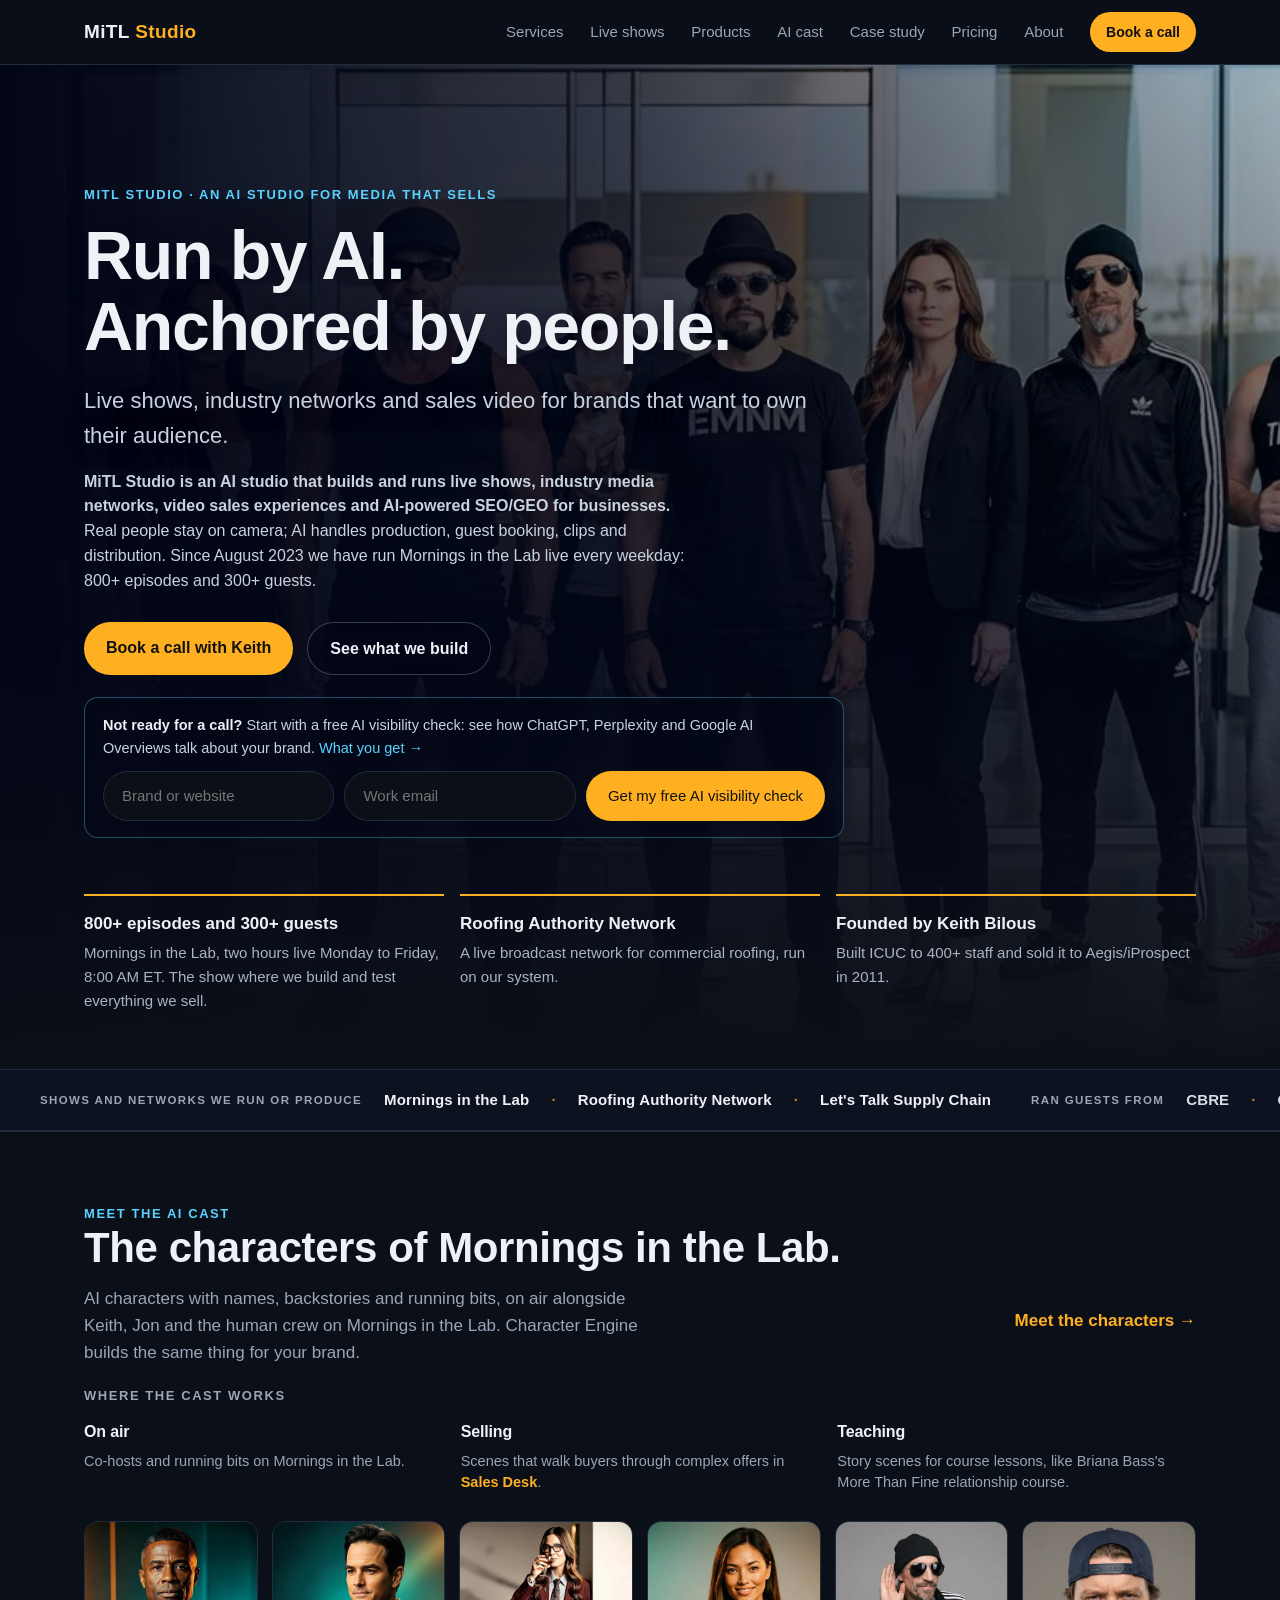
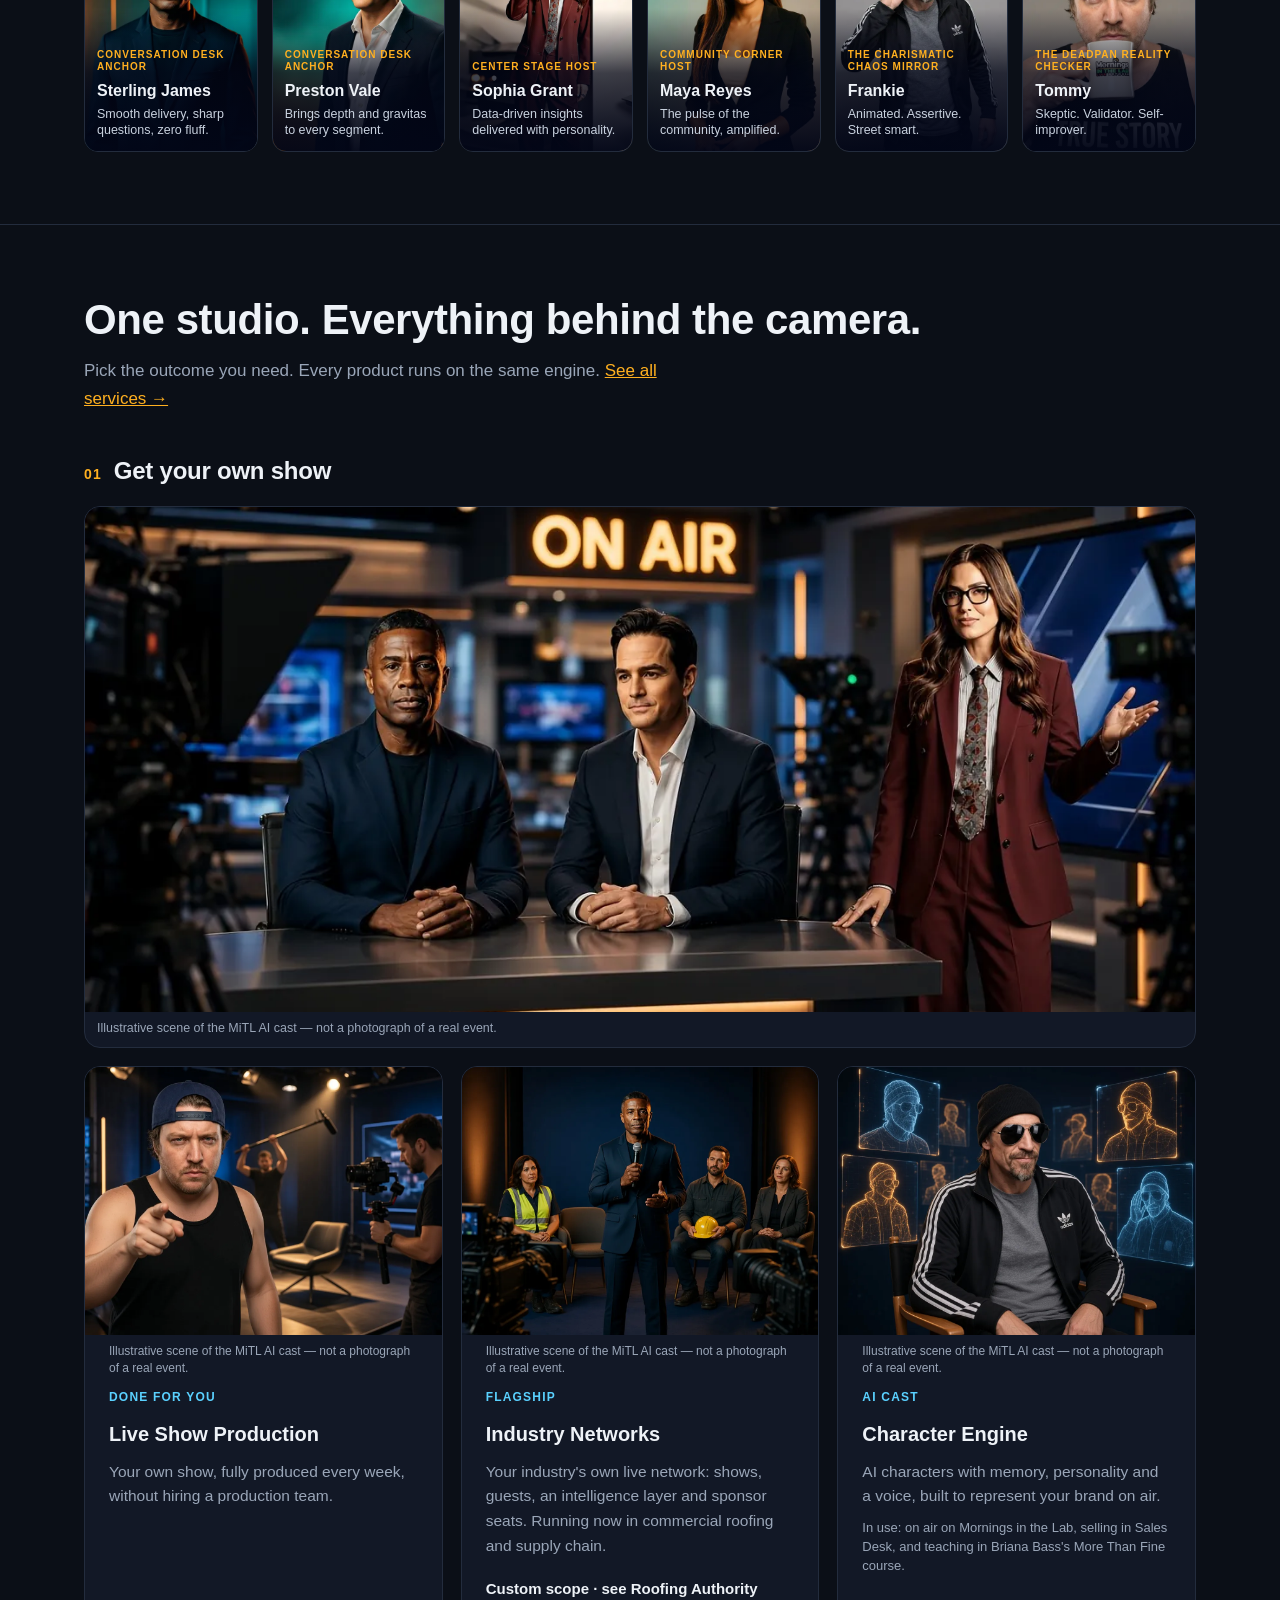
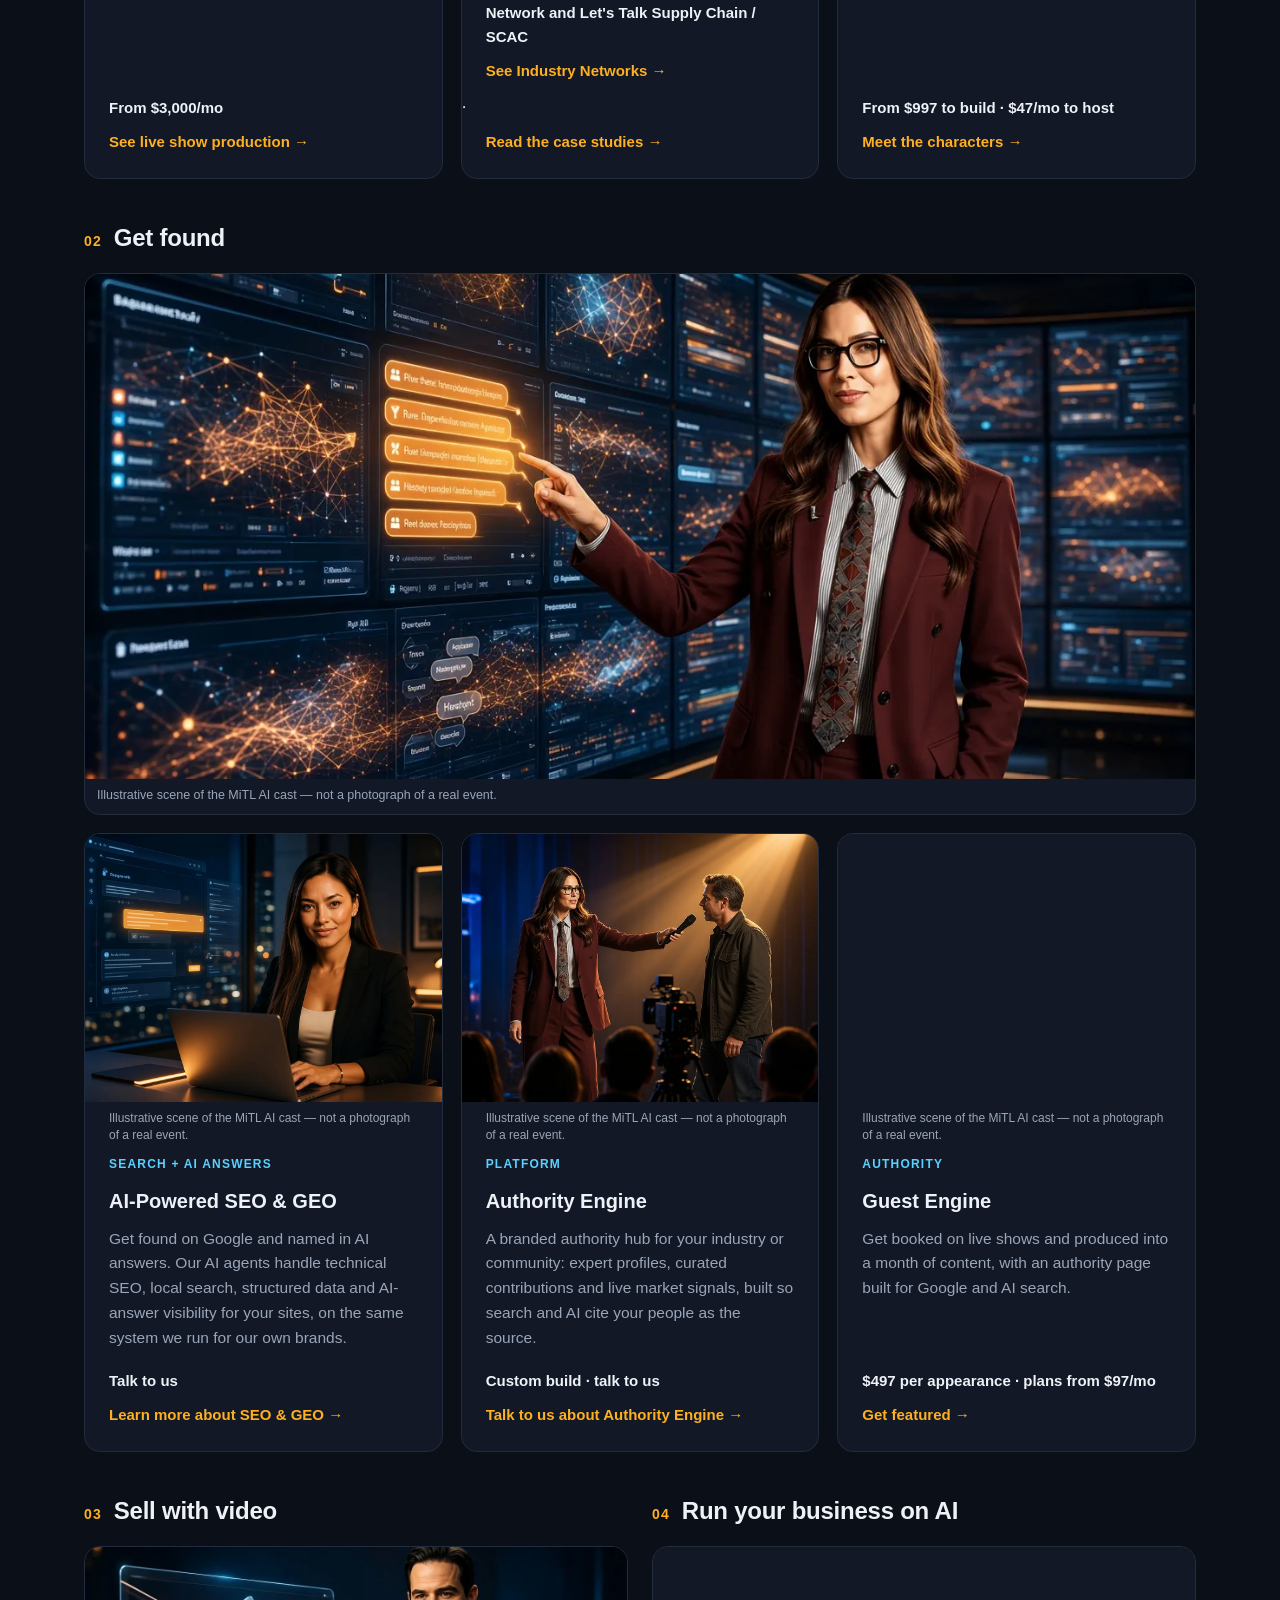
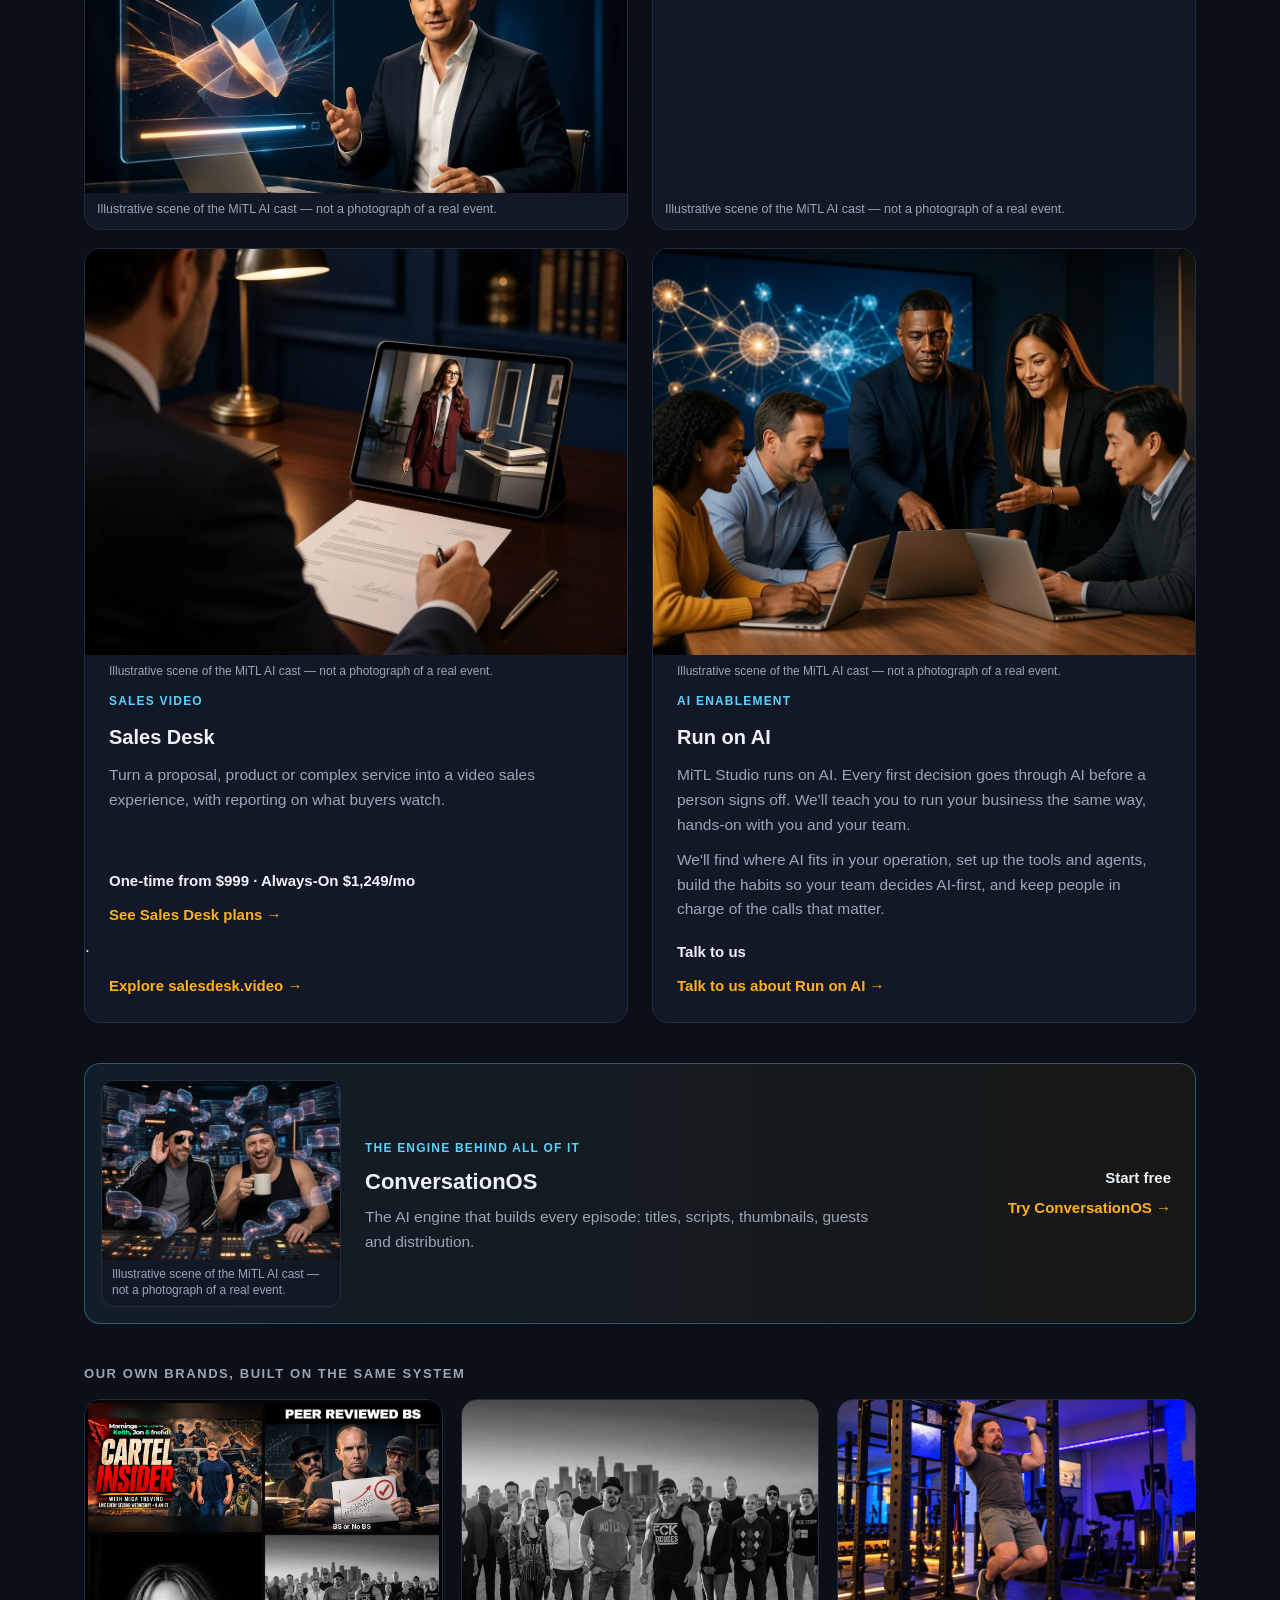
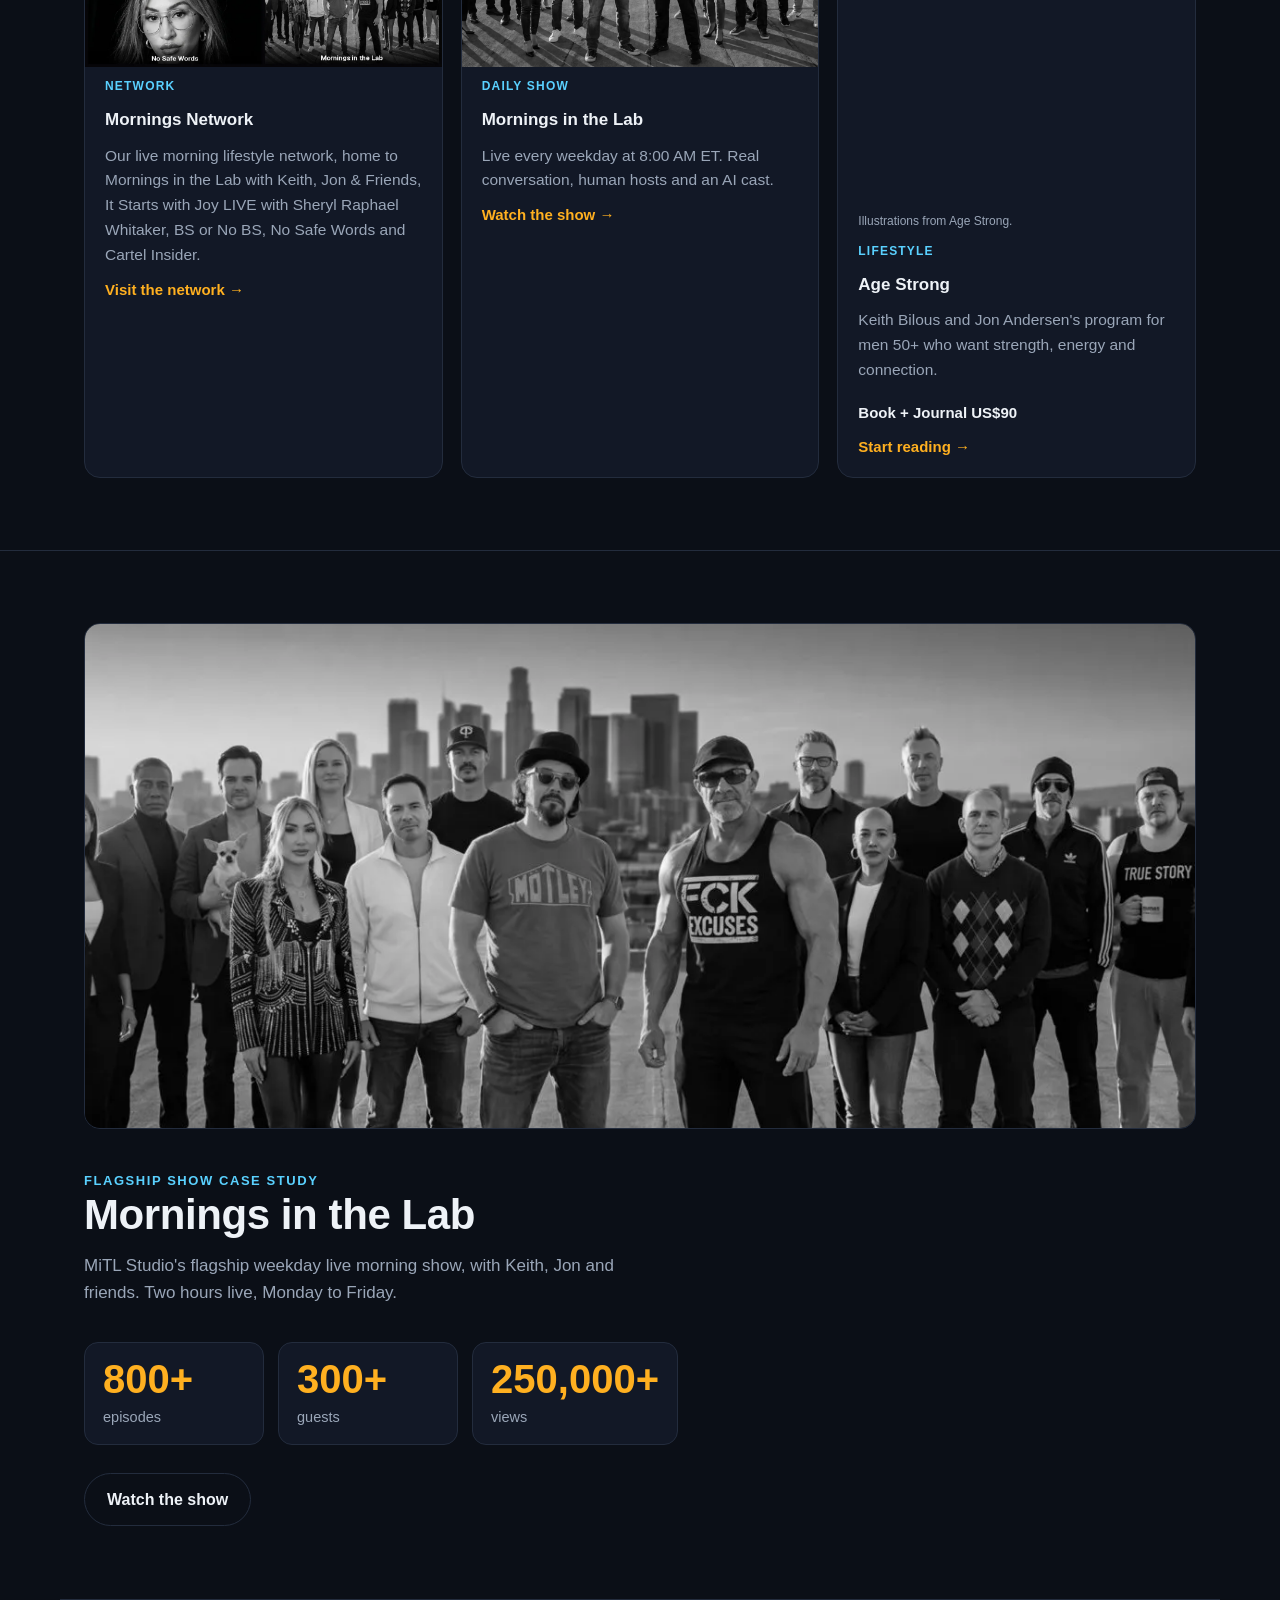
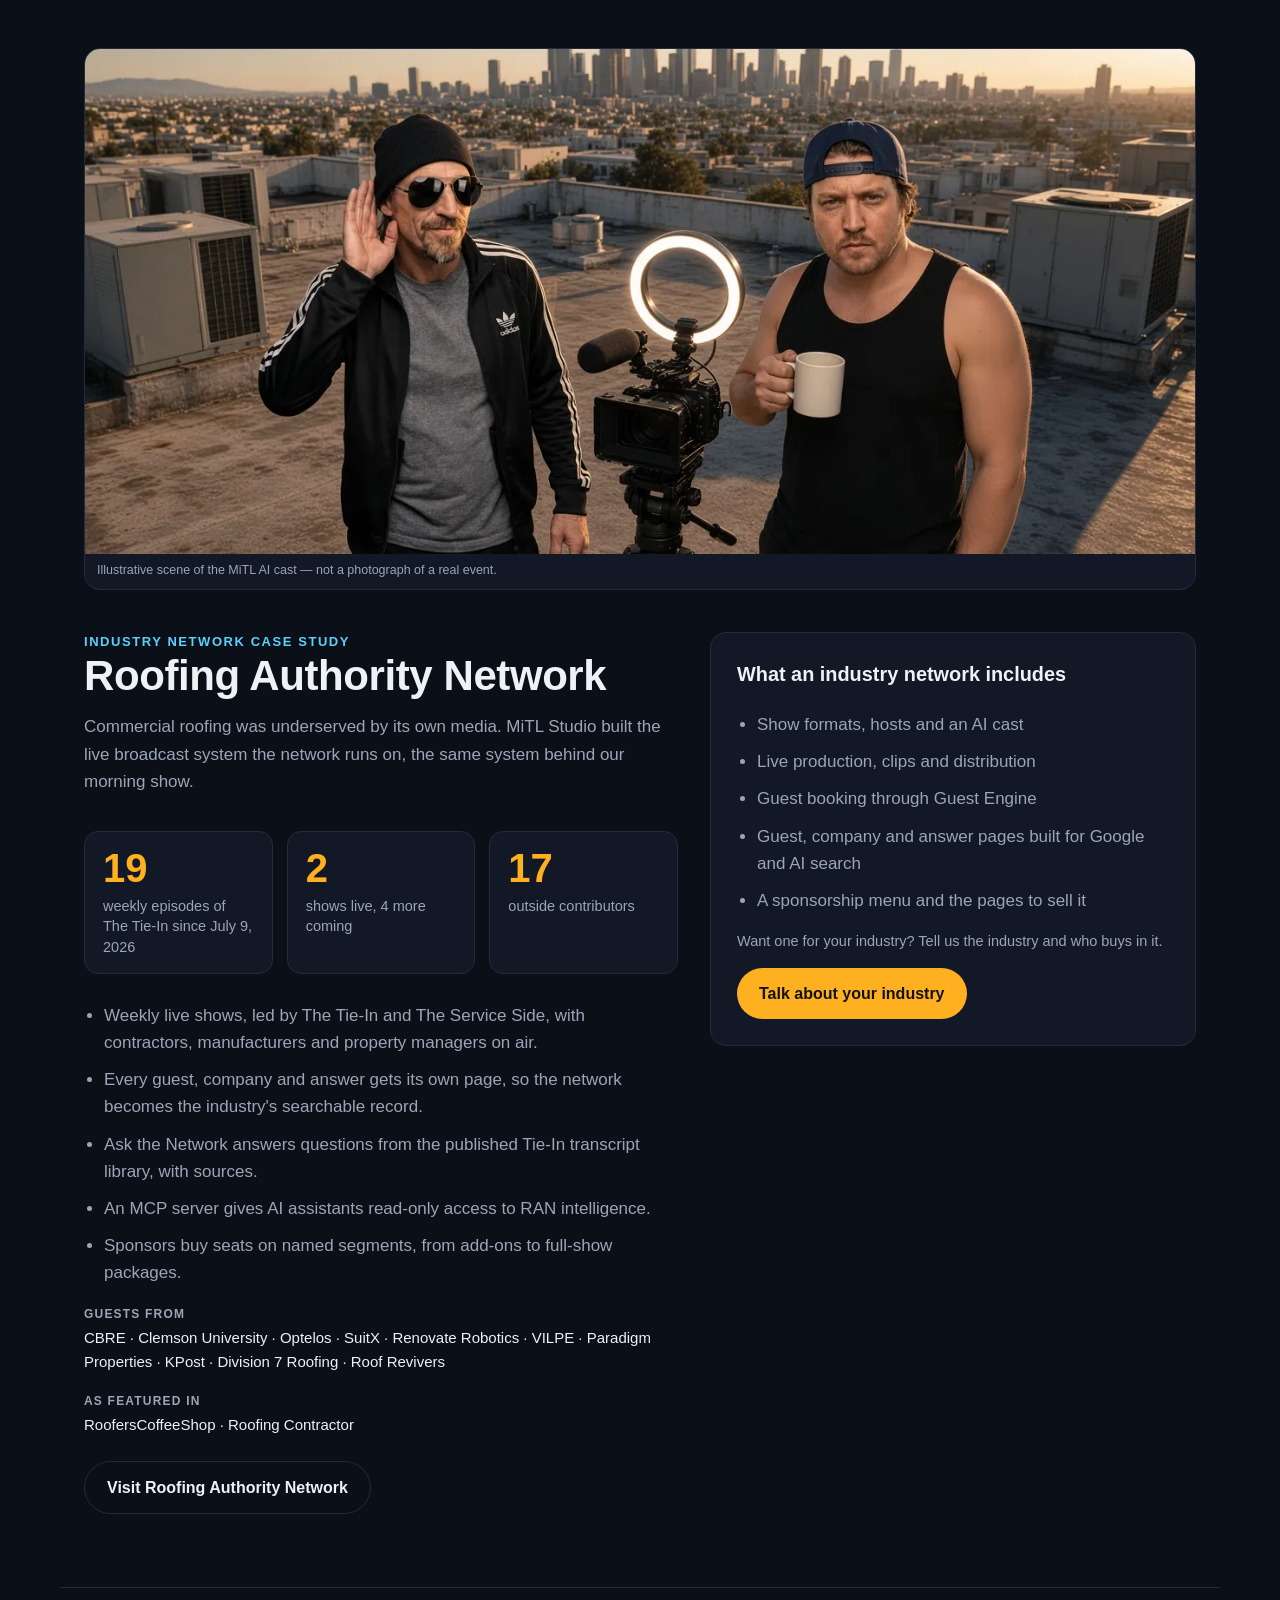
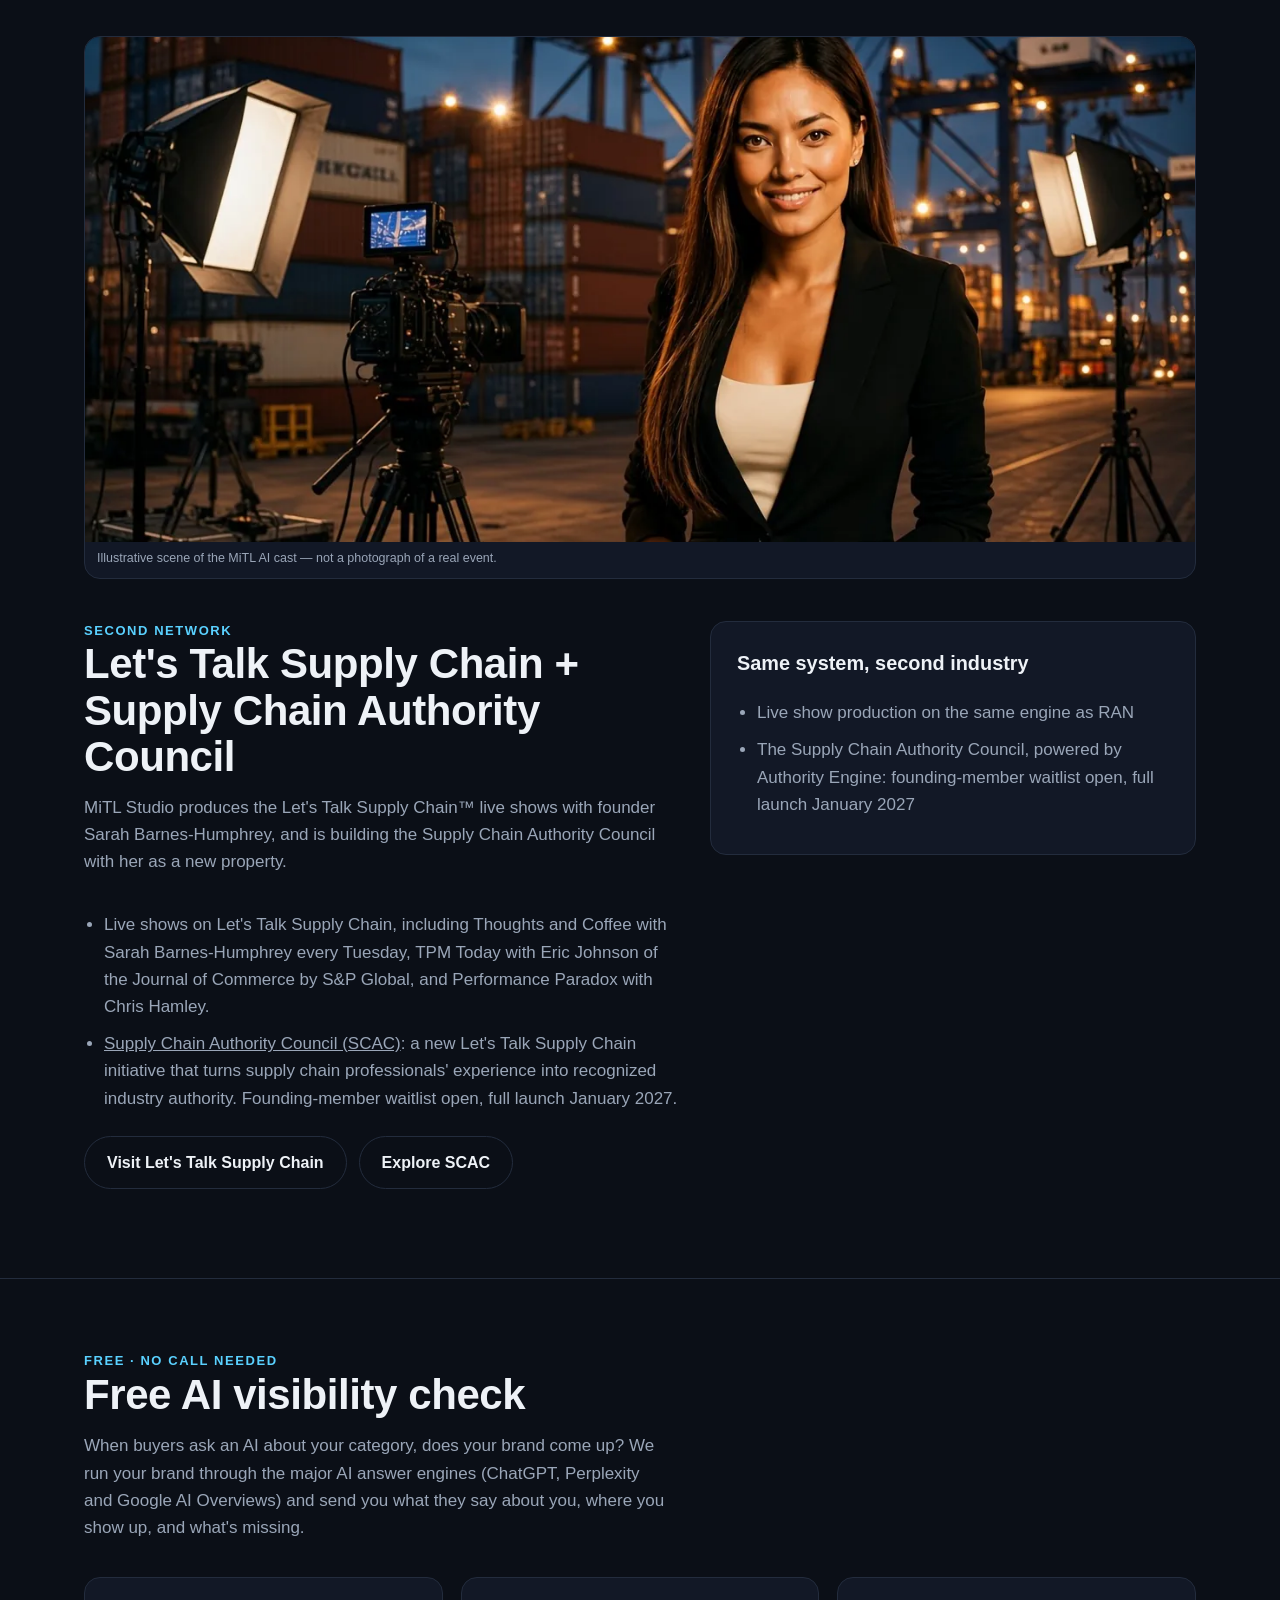
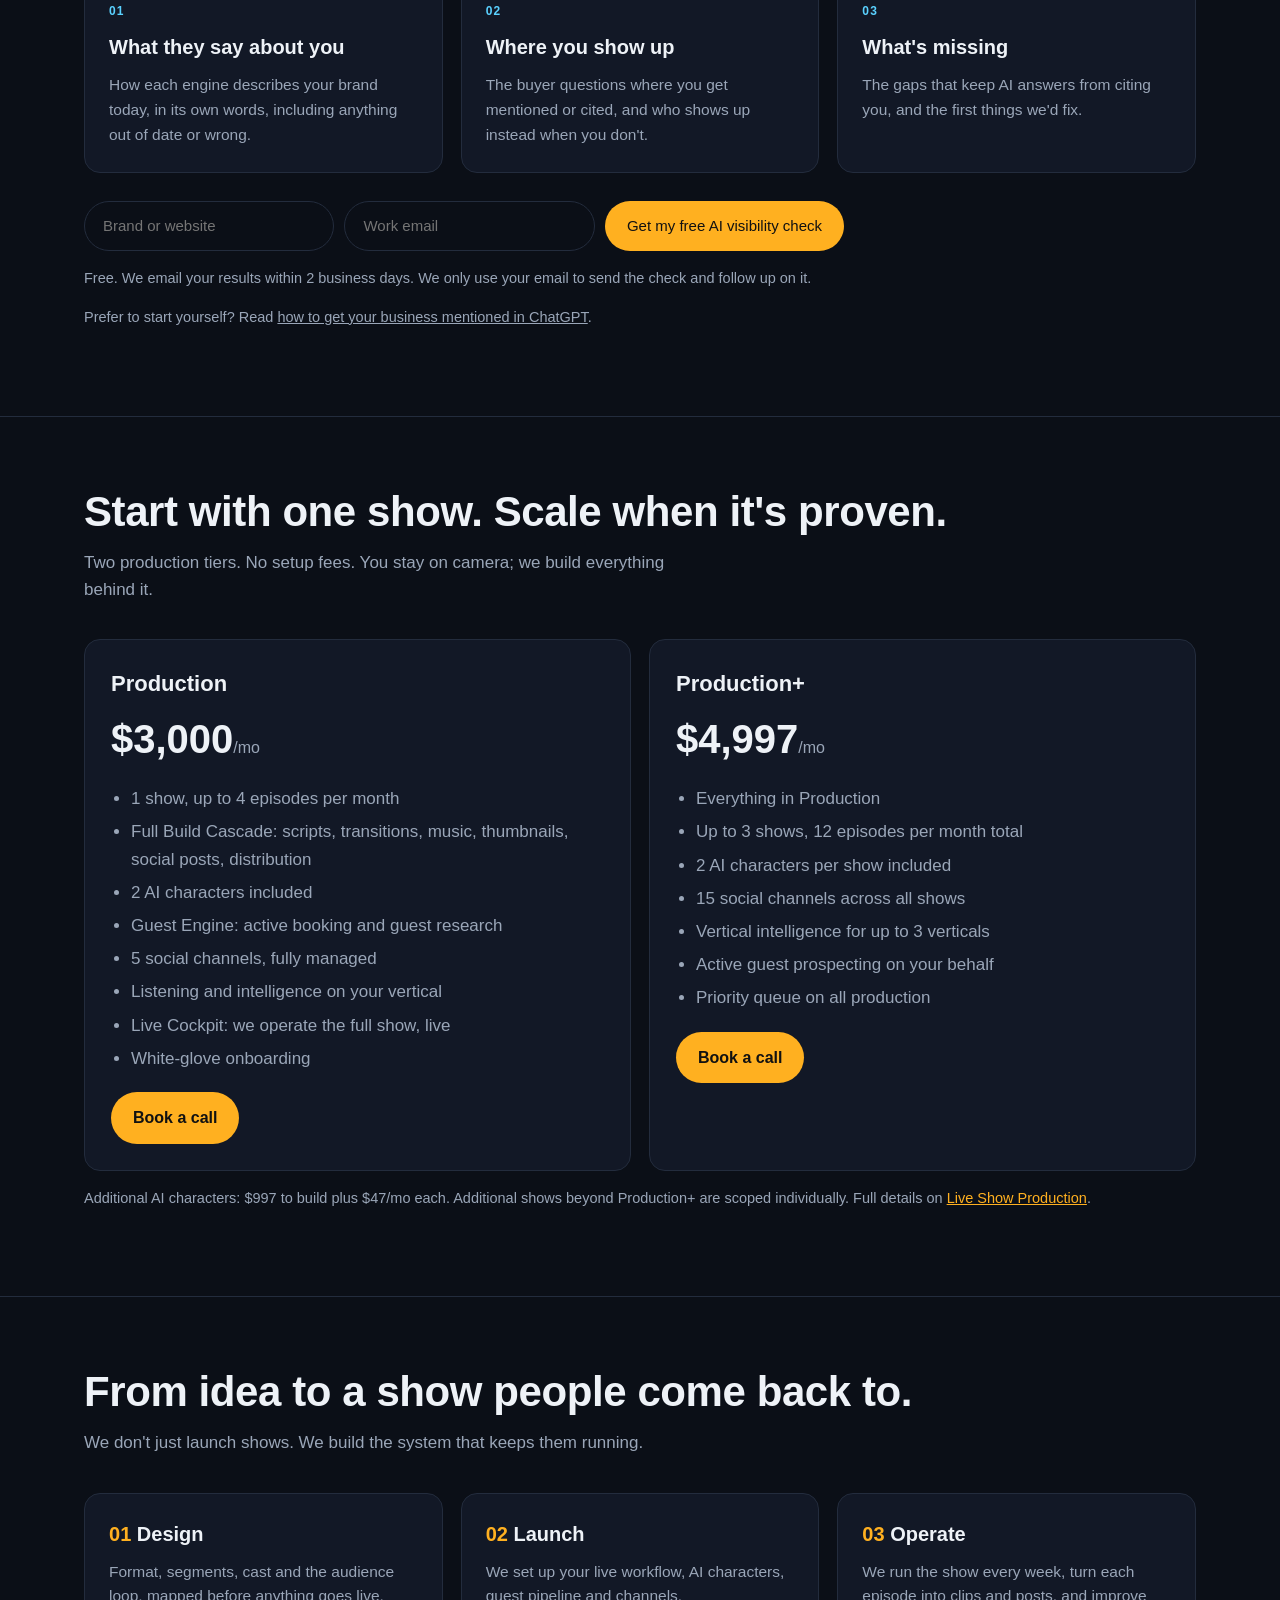
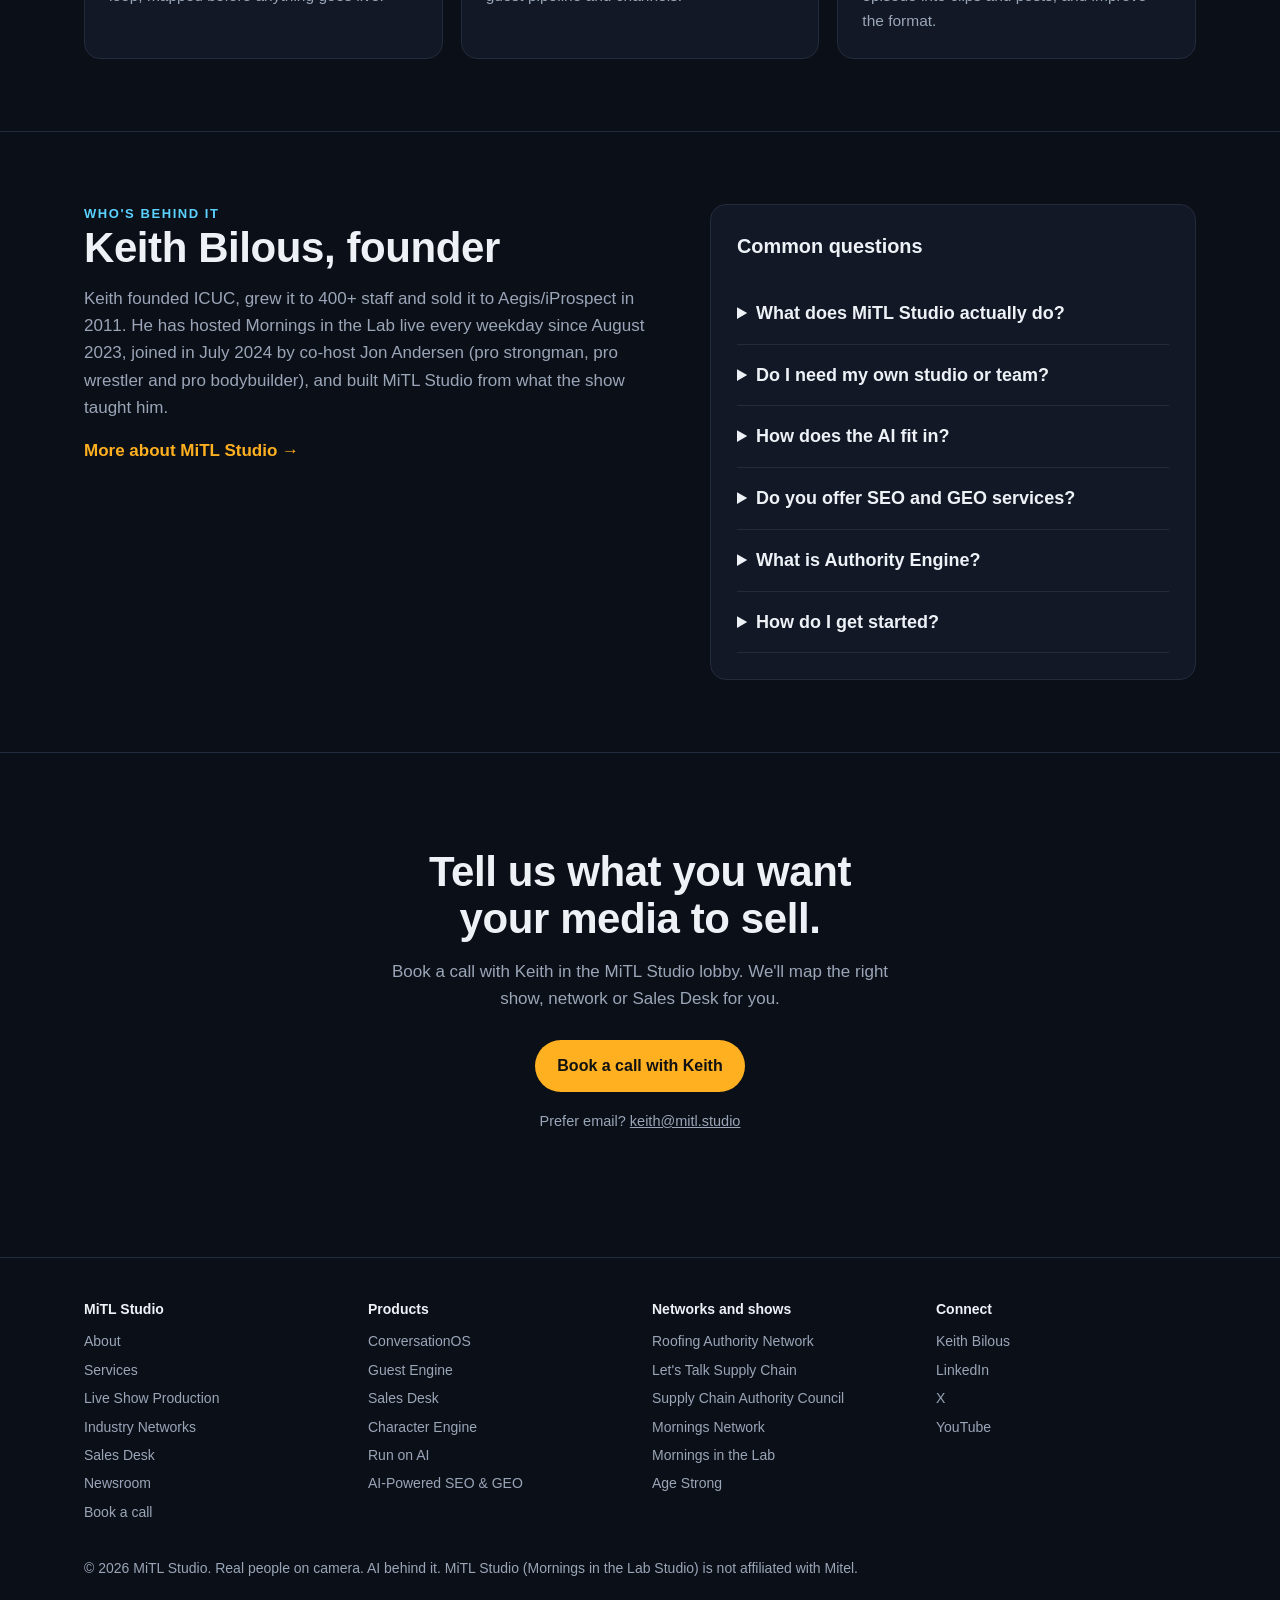
<file: index.html>
<!DOCTYPE html>
<html lang="en">
<head>
<meta charset="utf-8">
<meta name="viewport" content="width=device-width, initial-scale=1">
<title>MiTL Studio | AI Studio for Live Shows, Industry Networks &amp; Sales Video</title>
<meta name="description" content="MiTL Studio builds and runs AI-powered live shows, industry networks, sales video and SEO/GEO. Real people on camera. AI handles production, guests and distribution.">
<link rel="canonical" href="https://mitl.studio/">
<meta name="robots" content="index, follow, max-image-preview:large">
<meta name="theme-color" content="#0b0f17">
<meta property="og:type" content="website">
<meta property="og:site_name" content="MiTL Studio">
<meta property="og:url" content="https://mitl.studio/">
<meta property="og:title" content="MiTL Studio | Run by AI. Anchored by people.">
<meta property="og:description" content="Live shows, industry networks and sales video for brands that want to own their audience. AI runs production; real people stay on camera.">
<meta property="og:image" content="https://mitl.studio/og-image.jpg">
<meta property="og:image:width" content="1200">
<meta property="og:image:height" content="630">
<meta property="og:image:type" content="image/jpeg">
<meta name="twitter:card" content="summary_large_image">
<meta name="twitter:site" content="@keithbilous">
<meta name="twitter:image" content="https://mitl.studio/og-image.jpg">
<meta name="twitter:image:alt" content="MiTL Studio: AI characters and real hosts as one crew">
<meta property="og:image:alt" content="MiTL Studio: AI characters and real hosts as one crew">
<meta property="og:locale" content="en_US">
<meta name="twitter:title" content="MiTL Studio | Run by AI. Anchored by people.">
<meta name="twitter:description" content="Live shows, industry networks and sales video for brands that want to own their audience.">
<link rel="icon" href="/favicon.ico" sizes="any">
<link rel="icon" type="image/png" sizes="32x32" href="/favicon-32x32.png">
<link rel="icon" type="image/png" sizes="16x16" href="/favicon-16x16.png">
<link rel="apple-touch-icon" sizes="180x180" href="/apple-touch-icon.png">
<link rel="alternate" type="text/plain" href="/llms.txt" title="llms.txt">
<script type="application/ld+json">
{
  "@context": "https://schema.org",
  "@graph": [
    {
      "@type": "Organization",
      "@id": "https://mitl.studio/#organization",
      "name": "MiTL Studio",
      "alternateName": [
        "MiTL Studio by Keith Bilous",
        "Mornings in the Lab Studio",
        "MiTL"
      ],
      "url": "https://mitl.studio/",
      "logo": {
        "@type": "ImageObject",
        "url": "https://mitl.studio/apple-touch-icon.png",
        "width": 180,
        "height": 180
      },
      "description": "MiTL Studio is an AI studio that builds and runs live shows, industry media networks, video sales experiences and AI-powered SEO/GEO for businesses. Real people stay on camera; AI handles production, guest booking, clips and distribution. Home of Mornings in the Lab: live every weekday since August 2023, 800+ episodes and 300+ guests.",
      "disambiguatingDescription": "MiTL Studio (Mornings in the Lab Studio) is an AI studio in Headingley, Manitoba, Canada, founded by Keith Bilous. Not affiliated with Mitel or Mitel Workflow Studio.",
      "slogan": "Run by AI. Anchored by people.",
      "email": "keith@mitl.studio",
      "address": {
        "@type": "PostalAddress",
        "addressLocality": "Headingley",
        "addressRegion": "MB",
        "addressCountry": "CA"
      },
      "founder": {
        "@id": "https://keithbilous.com/#keith-bilous"
      },
      "contactPoint": {
        "@type": "ContactPoint",
        "contactType": "sales",
        "email": "keith@mitl.studio",
        "url": "https://ro.am/keith"
      },
      "knowsAbout": [
        "live show production",
        "video podcast production",
        "AI characters",
        "podcast guest booking",
        "industry media networks",
        "video sales experiences",
        "generative engine optimization",
        "supply chain media",
        "AI enablement"
      ],
      "sameAs": [
        "https://www.linkedin.com/company/mitl-studio",
        "https://www.youtube.com/@morningsinthelab"
      ],
      "subOrganization": [
        {
          "@type": "Organization",
          "@id": "https://www.roofingauthority.network/#organization",
          "name": "Roofing Authority Network",
          "url": "https://www.roofingauthority.network/"
        },
        {
          "@type": "Organization",
          "@id": "https://mornings.network/#organization",
          "name": "Mornings Network",
          "url": "https://mornings.network/"
        },
        {
          "@type": "Organization",
          "@id": "https://mornings.live/#organization",
          "name": "Mornings in the Lab",
          "url": "https://mornings.live/"
        },
        {
          "@type": "Organization",
          "@id": "https://agestrong.life/#organization",
          "name": "Age Strong",
          "url": "https://agestrong.life/"
        }
      ],
      "brand": [
        {
          "@type": "Brand",
          "name": "ConversationOS",
          "url": "https://conversationos.live/"
        },
        {
          "@type": "Brand",
          "name": "Guest Engine",
          "url": "https://guestengine.live/"
        },
        {
          "@type": "Brand",
          "name": "Sales Desk",
          "url": "https://salesdesk.video/"
        },
        {
          "@type": "Brand",
          "name": "Character Engine",
          "url": "https://characterengine.live/"
        },
        {
          "@type": "Brand",
          "name": "Authority Engine"
        },
        {
          "@type": "Brand",
          "name": "Supply Chain Authority Council",
          "alternateName": "SCAC",
          "description": "In development. A new Let's Talk Supply Chain initiative built with founder Sarah Barnes-Humphrey. Founding-member waitlist open; full launch January 2027.",
          "url": "https://letstalksupplychain.com/scac"
        }
      ],
      "makesOffer": [
        {
          "@type": "Offer",
          "name": "Production: one show, up to 4 episodes per month",
          "url": "https://mitl.studio/services/live-show-production",
          "priceSpecification": {
            "@type": "UnitPriceSpecification",
            "price": "3000",
            "priceCurrency": "USD",
            "unitText": "MONTH"
          }
        },
        {
          "@type": "Offer",
          "name": "Production+: up to 3 shows, 12 episodes per month",
          "url": "https://mitl.studio/services/live-show-production",
          "priceSpecification": {
            "@type": "UnitPriceSpecification",
            "price": "4997",
            "priceCurrency": "USD",
            "unitText": "MONTH"
          }
        },
        {
          "@type": "Offer",
          "name": "Guest Engine single appearance",
          "url": "https://guestengine.live/join/",
          "price": "497",
          "priceCurrency": "USD"
        },
        {
          "@type": "Offer",
          "name": "Sales Desk Always-On, one Sales Desk per month (12-month minimum)",
          "url": "https://salesdesk.video/",
          "priceSpecification": {
            "@type": "UnitPriceSpecification",
            "price": "1249",
            "priceCurrency": "USD",
            "unitText": "MONTH"
          }
        },
        {
          "@type": "Offer",
          "name": "AI-powered SEO and GEO",
          "url": "https://mitl.studio/#products",
          "itemOffered": {
            "@type": "Service",
            "name": "AI-Powered SEO & GEO",
            "serviceType": "Search engine optimization and generative engine optimization",
            "provider": {
              "@id": "https://mitl.studio/#organization"
            },
            "description": "AI agents handle technical SEO, local search, structured data and AI-answer visibility for client websites. Pricing set per engagement."
          }
        },
        {
          "@type": "Offer",
          "name": "Authority Engine",
          "url": "https://mitl.studio/#products",
          "itemOffered": {
            "@type": "Service",
            "name": "Authority Engine",
            "serviceType": "Industry authority platform",
            "provider": {
              "@id": "https://mitl.studio/#organization"
            },
            "description": "A custom-built branded authority hub for an industry or community: expert profiles, curated contributions and live market signals, connected to live shows and ConversationOS. Custom scope."
          }
        },
        {
          "@type": "Offer",
          "name": "Run on AI",
          "url": "https://mitl.studio/#run-on-ai",
          "itemOffered": {
            "@type": "Service",
            "name": "Run on AI",
            "alternateName": "AI enablement for business owners",
            "serviceType": "AI enablement",
            "provider": {
              "@id": "https://mitl.studio/#organization"
            },
            "description": "MiTL Studio runs on AI. Every first decision goes through AI before a person signs off. We teach business owners to run their business the same way, hands-on with them and their team: finding where AI fits in the operation, setting up the tools and agents, building the habits so the team decides AI-first, and keeping people in charge of the calls that matter. Pricing set per engagement."
          }
        }
      ],
      "subjectOf": [
        {
          "@id": "https://mitl.studio/#lets-talk-supply-chain-live"
        }
      ],
      "image": "https://mitl.studio/og-image.jpg"
    },
    {
      "@type": "Person",
      "@id": "https://keithbilous.com/#keith-bilous",
      "name": "Keith Bilous",
      "url": "https://keithbilous.com",
      "jobTitle": "Founder",
      "worksFor": {
        "@id": "https://mitl.studio/#organization"
      },
      "description": "Founder of MiTL Studio and host of Mornings in the Lab. Founded ICUC, grew it to 400+ staff and sold it to Aegis/iProspect in 2011.",
      "sameAs": [
        "https://www.linkedin.com/in/keithbilous",
        "https://x.com/keithbilous",
        "https://www.youtube.com/@morningsinthelab",
        "https://www.instagram.com/keithbilous",
        "https://www.threads.com/@keithbilous",
        "https://keithbilous.substack.com",
        "https://keithbilous.com"
      ],
      "knows": {
        "@id": "https://mitl.studio/#jon-andersen"
      }
    },
    {
      "@type": "WebSite",
      "@id": "https://mitl.studio/#website",
      "url": "https://mitl.studio/",
      "name": "MiTL Studio",
      "alternateName": [
        "MiTL Studio by Keith Bilous",
        "Mornings in the Lab Studio"
      ],
      "publisher": {
        "@id": "https://mitl.studio/#organization"
      },
      "inLanguage": "en"
    },
    {
      "@type": "CreativeWorkSeries",
      "@id": "https://mitl.studio/#lets-talk-supply-chain-live",
      "name": "Let's Talk Supply Chain live shows",
      "url": "https://letstalksupplychain.com/",
      "description": "Live supply chain shows on Let's Talk Supply Chain, including Thoughts and Coffee, TPM Today and Performance Paradox, produced by MiTL Studio.",
      "producer": {
        "@id": "https://mitl.studio/#organization"
      },
      "publisher": {
        "@type": "Organization",
        "name": "Let's Talk Supply Chain",
        "url": "https://letstalksupplychain.com/",
        "founder": {
          "@type": "Person",
          "name": "Sarah Barnes-Humphrey"
        }
      }
    },
    {
      "@type": "Person",
      "@id": "https://mitl.studio/#jon-andersen",
      "name": "Jon Andersen",
      "description": "Former pro strongman, pro wrestler and pro bodybuilder; World's Strongest Man competitor and world-champion powerlifter; co-host of Mornings in the Lab since July 2024 and co-founder of Age Strong.",
      "url": "https://agestrong.life/"
    },
    {
      "@type": "WebPage",
      "@id": "https://mitl.studio/#webpage",
      "dateModified": "2026-11-27",
      "url": "https://mitl.studio/",
      "name": "MiTL Studio | AI Studio for Live Shows, Industry Networks & Sales Video",
      "isPartOf": {
        "@id": "https://mitl.studio/#website"
      },
      "about": {
        "@id": "https://mitl.studio/#organization"
      },
      "primaryImageOfPage": {
        "@type": "ImageObject",
        "url": "https://mitl.studio/og-image.jpg",
        "width": 1200,
        "height": 630
      },
      "inLanguage": "en",
      "mentions": {
        "@id": "https://salesdesk.video/examples/video-proposal#video"
      }
    },
    {
      "@type": "CreativeWork",
      "@id": "https://mitl.studio/#case-study-mornings-in-the-lab",
      "name": "Mornings in the Lab",
      "url": "https://mitl.studio/#mornings-in-the-lab-case-study",
      "isPartOf": { "@id": "https://mitl.studio/#webpage" },
      "about": { "@id": "https://mornings.live/#organization" },
      "description": "Mornings in the Lab is MiTL Studio's flagship weekday live morning show: 800+ episodes, 300+ guests, and 250,000+ views."
    },
    {
      "@type": "FAQPage",
      "@id": "https://mitl.studio/#faq",
      "isPartOf": {
        "@id": "https://mitl.studio/#webpage"
      },
      "mainEntity": [
        {
          "@type": "Question",
          "name": "What does MiTL Studio actually do?",
          "acceptedAnswer": {
            "@type": "Answer",
            "text": "We build and run media that sells: live shows, industry networks, video sales experiences and the AI tools behind them. Real people stay on camera; AI handles production, guest booking and distribution."
          }
        },
        {
          "@type": "Question",
          "name": "Do I need my own studio or team?",
          "acceptedAnswer": {
            "@type": "Answer",
            "text": "No. You show up and talk. We handle production, guests, clips and publishing."
          }
        },
        {
          "@type": "Question",
          "name": "How does the AI fit in?",
          "acceptedAnswer": {
            "@type": "Answer",
            "text": "AI characters appear on air as part of the cast, and our engine prepares episodes, books and preps guests, and turns each show into clips and posts. People make the calls on taste and timing."
          }
        },
        {
          "@type": "Question",
          "name": "Do you offer SEO and GEO services?",
          "acceptedAnswer": {
            "@type": "Answer",
            "text": "Yes. Our AI agents run technical SEO, local search, structured data and AI-answer (GEO) work for client sites and for our own brands. Scope depends on how many sites and markets you have, so pricing is set on a call."
          }
        },
        {
          "@type": "Question",
          "name": "What is Authority Engine?",
          "acceptedAnswer": {
            "@type": "Answer",
            "text": "Authority Engine is a custom platform we build for an industry or community: a branded hub with expert profiles, curated contributions and live market signals, connected to our live shows and ConversationOS. Each build is scoped with the partner."
          }
        },
        {
          "@type": "Question",
          "name": "How do I get started?",
          "acceptedAnswer": {
            "@type": "Answer",
            "text": "Book a call with Keith. We'll pick the right starting point, whether that's one show, a Sales Desk or a guest appearance."
          }
        }
      ]
    },
    {
      "@type": "VideoObject",
      "@id": "https://salesdesk.video/examples/video-proposal#video",
      "name": "From a complex offer to a clear video proposal",
      "description": "A sample conversation shows how a proposal becomes a buyer-specific story, a finished sales video and a branded page with a clear next step.",
      "url": "https://salesdesk.video/examples/video-proposal",
      "mainEntityOfPage": "https://salesdesk.video/examples/video-proposal",
      "contentUrl": "https://salesdesk.video/assets/sales-desk-hero.web.mp4",
      "thumbnailUrl": "https://salesdesk.video/assets/sales-desk-hero-poster.jpg",
      "uploadDate": "2026-09-18T00:00:00-05:00",
      "duration": "PT48.469S",
      "inLanguage": "en",
      "publisher": {
        "@type": "Organization",
        "@id": "https://mitl.studio/#organization"
      },
      "transcript": "Your product makes sense to you, but does your buyer see why they need it? I can understand the features and still wonder what changes for my team. Let me explain the real impact. That is where Sales Desk begins. Bring the proposal, brief, or draft you already have. We shape it into a buyer-specific story. Here's the finished video on one branded page and a clear next step, so I do not have to assemble the value for myself. Exactly. Your product or service explained through video commercials. We create custom solutions tailored to your needs. You bring the source. Sales Desk makes the value visible. The landing page is the product. Your complex offering becomes a clear story, and the buyer always knows what to do next. This is Sales Desk from MiTL Studio."
    }
  ]
}
</script>
<style>
:root{--bg:#0b0f17;--panel:#121826;--line:#232c3d;--text:#eef2f7;--muted:#9aa6b8;--accent:#ffb020;--accent2:#5ad1ff;--radius:16px}
*{box-sizing:border-box}html{scroll-behavior:smooth}
body{margin:0;background:var(--bg);color:var(--text);font:17px/1.6 -apple-system,BlinkMacSystemFont,"Segoe UI",Inter,Roboto,Helvetica,Arial,sans-serif;-webkit-font-smoothing:antialiased}
a{color:inherit}
.wrap{max-width:1160px;margin:0 auto;padding:0 24px}
header.top{position:sticky;top:0;z-index:10;background:rgba(11,15,23,.85);backdrop-filter:blur(10px);border-bottom:1px solid var(--line)}
header.top .wrap{display:flex;align-items:center;justify-content:space-between;height:64px;gap:16px}
.logo{font-weight:800;letter-spacing:.02em;text-decoration:none;font-size:19px}.logo span{color:var(--accent)}
nav a{color:var(--muted);text-decoration:none;margin-left:22px;font-size:15px}nav a:hover{color:var(--text)}
.btn{display:inline-block;background:var(--accent);color:#111;font-weight:700;text-decoration:none;padding:13px 22px;border-radius:999px;font-size:16px}
.btn.ghost{background:transparent;color:var(--text);border:1px solid var(--line)}
.btn.sm{padding:9px 16px;font-size:14px}
.hero{position:relative;overflow:hidden;background:#020617;border-top:0;padding:0;min-height:min(calc(100vh - 64px),900px);display:flex;align-items:flex-end}
.hero-media{position:absolute;inset:0;z-index:0;pointer-events:none;user-select:none}
.hero-media picture,.hero-media img{position:absolute;inset:0;width:100%;height:100%}
.hero-media img{object-fit:cover;object-position:57% center;filter:brightness(.78) contrast(1.08) saturate(.88)}
.hero-fade-x{position:absolute;inset:0;background:linear-gradient(to right,#020617 0%,rgba(2,6,23,.72) 46%,rgba(2,6,23,.05) 100%)}
.hero-fade-y{position:absolute;inset:0;background:linear-gradient(to top,var(--bg) 0%,rgba(2,6,23,.58) 42%,rgba(2,6,23,.02) 100%)}
.hero-content{position:relative;z-index:2;padding-top:120px;padding-bottom:56px;width:100%}
.hero h1,.hero .lede{text-shadow:0 2px 24px rgba(2,6,23,.6)}
.hero .lede{color:#c9d2df}
.hero .btn.ghost{background:rgba(2,6,23,.45);backdrop-filter:blur(6px);border-color:rgba(255,255,255,.22)}
.hero .proof div{color:#aab4c4}
.eyebrow{color:var(--accent2);font-weight:700;text-transform:uppercase;letter-spacing:.12em;font-size:13px}
h1{font-size:clamp(38px,6vw,68px);line-height:1.04;margin:14px 0 22px;letter-spacing:-.02em;max-width:18ch}
.lede{font-size:clamp(18px,2.2vw,22px);color:var(--muted);max-width:60ch;margin:0 0 32px}
.cta-row{display:flex;gap:14px;flex-wrap:wrap}
.proof{display:grid;grid-template-columns:repeat(3,1fr);gap:16px;margin-top:56px}
.proof div{border-top:2px solid var(--accent);padding-top:14px;color:var(--muted);font-size:15px}.proof b{display:block;color:var(--text);font-size:17px;margin-bottom:4px}
section{padding:72px 0;border-top:1px solid var(--line)}
h2{font-size:clamp(28px,4vw,42px);line-height:1.1;margin:0 0 14px;letter-spacing:-.01em}
.sub{color:var(--muted);max-width:62ch;margin:0 0 36px}
.grid{display:grid;grid-template-columns:repeat(3,1fr);gap:18px}
.card{background:var(--panel);border:1px solid var(--line);border-radius:var(--radius);padding:24px;display:flex;flex-direction:column;gap:10px}
.card h3{margin:0;font-size:20px}.card .tag{font-size:12px;text-transform:uppercase;letter-spacing:.1em;color:var(--accent2);font-weight:700}
.card p{margin:0;color:var(--muted);font-size:15.5px}.card .price{color:var(--text);font-weight:700;font-size:15px;margin-top:auto;padding-top:8px}
.card a.more{color:var(--accent);font-weight:700;text-decoration:none;font-size:15px}
.card p.inuse{font-size:13px;line-height:1.45;color:var(--muted)}
.card.has-visual{padding:0 0 24px;overflow:hidden;height:100%}
.card.has-visual > :not(.card-visual){margin-left:24px;margin-right:24px}
.card-visual{margin:0;border:0;border-radius:0;background:transparent}
.card-visual picture{display:block;width:100%}
.card-visual img{display:block;width:100%;height:auto;aspect-ratio:4/3;object-fit:cover;object-position:center 40%;background:var(--panel)}
.card-visual.wide img{aspect-ratio:16/9;object-position:center 30%}
.card-visual figcaption{margin:0;padding:8px 24px 2px;color:var(--muted);font-size:12px;line-height:1.4}
.brand-pair-frames{display:grid;grid-template-columns:1fr;gap:4px}
.brand-pair-frames picture,.brand-pair-frames img{display:block;width:100%}
.group-label{color:var(--muted);text-transform:uppercase;letter-spacing:.12em;font-size:13px;margin:40px 0 14px;font-weight:700}
.case{display:grid;grid-template-columns:1.1fr .9fr;gap:32px;align-items:start}
.case ul{margin:0;padding-left:20px;color:var(--muted)}.case li{margin-bottom:10px}
.panel{background:var(--panel);border:1px solid var(--line);border-radius:var(--radius);padding:26px}
.tiers{display:grid;grid-template-columns:1fr 1fr;gap:18px}
.tier h3{margin:0 0 4px;font-size:22px}.tier .amt{font-size:40px;font-weight:800;margin:6px 0}.tier .amt small{font-size:16px;color:var(--muted);font-weight:500}
.tier ul{padding-left:20px;color:var(--muted);margin:14px 0 20px}.tier li{margin-bottom:6px}
.note{color:var(--muted);font-size:14.5px;margin-top:16px}
.steps{display:grid;grid-template-columns:repeat(3,1fr);gap:18px;counter-reset:s}
.steps .card h3:before{counter-increment:s;content:"0" counter(s) "  ";color:var(--accent)}
details{border-bottom:1px solid var(--line);padding:16px 0}summary{cursor:pointer;font-weight:700;font-size:18px}details p{color:var(--muted);margin:10px 0 0}
.final{text-align:center;padding:96px 0}.final h2{max-width:20ch;margin:0 auto 16px}.final p{color:var(--muted);margin:0 auto 28px;max-width:56ch}
footer{border-top:1px solid var(--line);padding:40px 0;color:var(--muted);font-size:14px}
footer .cols{display:grid;grid-template-columns:repeat(4,1fr);gap:24px}footer h4{color:var(--text);margin:0 0 10px;font-size:14px}
footer a{display:block;color:var(--muted);text-decoration:none;margin-bottom:6px}footer a:hover{color:var(--text)}
.stats{display:grid;grid-template-columns:repeat(3,1fr);gap:14px;margin:0 0 28px}
.stats div{border:1px solid var(--line);border-radius:14px;padding:16px 18px;background:var(--panel)}
.stats b{display:block;font-size:40px;line-height:1;font-weight:800;color:var(--accent);margin-bottom:8px}
.stats span{color:var(--muted);font-size:14.5px;line-height:1.4;display:block}
.proofline{color:var(--text);font-size:15px;margin:18px 0 0;line-height:1.6}.proofline span{display:block;color:var(--muted);text-transform:uppercase;letter-spacing:.1em;font-size:12px;font-weight:700;margin-bottom:2px}
@media (max-width:600px){.stats{grid-template-columns:1fr}.stats div{display:flex;align-items:center;gap:14px}.stats b{margin:0;font-size:32px;min-width:48px}}
.case2{margin-top:56px;padding-top:48px;border-top:1px solid var(--line)}
.outcome{margin-top:40px}.outcome-head{display:flex;align-items:baseline;gap:12px;margin-bottom:16px}
.outcome-head h3{margin:0;font-size:24px;letter-spacing:-.01em}.outcome-head .num{color:var(--accent);font-weight:800;font-size:14px;letter-spacing:.08em}
.engine-band{margin-top:40px;display:flex;justify-content:space-between;align-items:center;gap:24px;padding:16px 24px 16px 16px;border-radius:var(--radius);border:1px solid rgba(90,209,255,.35);background:linear-gradient(90deg,rgba(90,209,255,.08),rgba(255,176,32,.05))}
.engine-band h3{margin:4px 0 6px;font-size:22px}.engine-band p{margin:0;color:var(--muted);font-size:15.5px;max-width:60ch}
.engine-band .tag{font-size:12px;text-transform:uppercase;letter-spacing:.1em;color:var(--accent2);font-weight:700}
.engine-band .price{font-weight:700;font-size:15px;margin-bottom:4px}.engine-band a.more{color:var(--accent);font-weight:700;text-decoration:none;font-size:15px;white-space:nowrap}
.engine-cta{text-align:right;flex-shrink:0}
.engine-visual{flex:0 0 240px;margin:0;border:1px solid var(--line);border-radius:12px;overflow:hidden;background:var(--panel)}
.engine-visual picture{display:block;width:100%}
.engine-visual img{display:block;width:100%;height:auto;aspect-ratio:4/3;object-fit:cover;object-position:center 40%}
.engine-visual figcaption{margin:0;padding:6px 10px 8px;color:var(--muted);font-size:12px;line-height:1.35}
.engine-copy{flex:1;min-width:0}
.outcome.single .card{grid-column:span 2}@media (max-width:600px){.outcome.single .card{grid-column:auto}}
.outcome-pair{display:grid;grid-template-columns:1fr 1fr;gap:24px;margin-top:40px;align-items:stretch}
.outcome-pair .outcome{margin-top:0;display:flex;flex-direction:column}
.outcome-pair .grid{grid-template-columns:1fr;flex:1}
.outcome-pair .card{height:100%}
@media (max-width:900px){.outcome-pair{grid-template-columns:1fr}}
.grid.own{align-items:start}.grid.own .card{background:transparent;padding:18px 20px}.grid.own .card h3{font-size:17px}
.grid.own .card.has-visual{background:var(--panel);border:1px solid var(--line);padding:0 0 18px;overflow:hidden}
.grid.own .card.has-visual > :not(.card-visual){margin-left:20px;margin-right:20px}
.grid.own .card-visual figcaption{padding-left:20px;padding-right:20px}
.cast-head{display:flex;justify-content:space-between;align-items:flex-end;gap:24px}.cast-head .sub{margin-bottom:0}
.cast-works{margin:20px 0 28px}
.cast-works > h3{margin:0 0 12px;font-size:13px;text-transform:uppercase;letter-spacing:.12em;color:var(--muted);font-weight:700}
.cast-works-grid{display:grid;grid-template-columns:repeat(3,1fr);gap:16px 18px}
.cast-works-grid h4{margin:0 0 6px;font-size:16px;letter-spacing:-.01em}
.cast-works-grid p{margin:0;color:var(--muted);font-size:14.5px;line-height:1.45}
.cast-works-grid a{color:var(--accent);font-weight:700;text-decoration:none}
@media (max-width:600px){.cast-works-grid{grid-template-columns:1fr}}
.cast-head a.more{color:var(--accent);font-weight:700;text-decoration:none;white-space:nowrap;margin-bottom:32px}
.cast-row{list-style:none;margin:0;padding:0;display:grid;grid-template-columns:repeat(6,1fr);gap:14px}
.cast-card{position:relative;border-radius:14px;overflow:hidden;border:1px solid var(--line);background:var(--panel);aspect-ratio:3/4}
.cast-card img{position:absolute;inset:0;width:100%;height:100%;object-fit:cover;object-position:top}
.cast-card:after{content:"";position:absolute;inset:0;background:linear-gradient(to top,rgba(2,6,23,.97) 0%,rgba(2,6,23,.75) 34%,rgba(2,6,23,0) 62%)}
.cast-meta{position:absolute;left:0;right:0;bottom:0;padding:12px;z-index:1}
.cast-meta h3{margin:4px 0 2px;font-size:16px}.cast-meta p{margin:0;color:#c9d2df;font-size:12.5px;line-height:1.35}
.cast-role{display:block;line-height:1.25;font-size:10px;text-transform:uppercase;letter-spacing:.1em;color:var(--accent);font-weight:700}
@media (max-width:1000px){.cast-row{grid-template-columns:repeat(3,1fr)}}
@media (max-width:700px){.engine-band{flex-direction:column;align-items:stretch}.engine-cta{text-align:left}.engine-visual{flex:1 1 auto;width:100%}.cast-head{display:block}.cast-head a.more{display:inline-block;margin:0 0 20px}
.cast-row{display:flex;overflow-x:auto;scroll-snap-type:x mandatory;gap:12px;padding-bottom:8px}.cast-card{flex:0 0 62%;scroll-snap-align:start}}
@media (max-width:900px){.grid,.steps,.proof{grid-template-columns:1fr 1fr}.case,.tiers{grid-template-columns:1fr}footer .cols{grid-template-columns:1fr 1fr}nav a:not(.btn){display:none}}
@media (max-width:900px){.hero-media img{object-position:70% center;filter:brightness(.86) contrast(1.06) saturate(.92)}.hero-fade-x{display:none}.hero-fade-y{background:linear-gradient(to top,var(--bg) 0%,rgba(2,6,23,.80) 52%,rgba(2,6,23,.30) 100%)}.hero{min-height:0;align-items:stretch}}
@media (max-width:600px){.grid,.steps,.proof{grid-template-columns:1fr}.hero{display:block;min-height:0}.hero-media{position:relative;inset:auto;height:auto;aspect-ratio:16/10}.hero-media img{object-position:58% 35%;filter:brightness(.9) contrast(1.05) saturate(.95)}.hero-fade-x{display:none}.hero-fade-y{background:linear-gradient(to top,#020617 0%,rgba(2,6,23,.35) 22%,rgba(2,6,23,0) 45%)}.hero-content{padding-top:20px;padding-bottom:40px}.hero h1,.hero .lede{text-shadow:none}}

.scene{margin:0 0 18px;border-radius:var(--radius);overflow:hidden;border:1px solid var(--line);background:var(--panel)}
.scene picture{display:block;width:100%}.scene img{display:block;width:100%;height:auto;aspect-ratio:16/9;object-fit:cover;object-position:center 40%;background:var(--panel)}
.scene.workshop img{object-position:center 55%}
.scene figcaption{margin:0;padding:8px 12px 10px;color:var(--muted);font-size:12.5px;line-height:1.4}
.case>.scene{grid-column:1/-1;margin:0 0 10px}
@media (min-width:901px){.scene img{aspect-ratio:2.2/1}}
/* proof names strip */
.names{padding:18px 0;border-top:1px solid var(--line);border-bottom:1px solid var(--line);background:#0d1220;overflow:hidden}
.names-track{display:flex;width:max-content;animation:names-scroll 60s linear infinite}
.names:hover .names-track,.names:focus-within .names-track{animation-play-state:paused}
.names-set{display:flex;align-items:center;gap:22px;padding-right:22px;white-space:nowrap;list-style:none;margin:0}
.names-set li{display:flex;align-items:center;gap:22px;color:#d6dde8;font-weight:700;font-size:15px;letter-spacing:.01em}
.names-set li.own{color:var(--text);font-weight:800}
.names-set li.lbl{color:var(--muted);text-transform:uppercase;letter-spacing:.12em;font-size:11.5px;font-weight:700}
.names-set li.lbl:not(:first-child){margin-left:18px}
.names-set .dot{color:var(--accent);opacity:.7}
@keyframes names-scroll{from{transform:translateX(0)}to{transform:translateX(-50%)}}
@media (prefers-reduced-motion:reduce){.names{overflow-x:auto}.names-track{animation:none}.names-track .names-set[aria-hidden]{display:none}}
/* AI visibility check */
.aic-hero{margin-top:22px;max-width:760px;padding:16px 18px;border:1px solid rgba(90,209,255,.35);border-radius:14px;background:rgba(2,6,23,.55);backdrop-filter:blur(6px)}
.aic-hero p.aic-kicker{margin:0 0 10px;font-size:14.5px;color:#c9d2df}.aic-hero p.aic-kicker b{color:var(--text)}.aic-hero p.aic-kicker a{color:var(--accent2);text-decoration:none;white-space:nowrap}
.aic-form{display:flex;gap:10px;flex-wrap:wrap;align-items:stretch}
.aic-form input[type=text],.aic-form input[type=email]{flex:1 1 200px;min-width:0;background:#0b0f17;border:1px solid var(--line);color:var(--text);border-radius:999px;padding:12px 18px;font:inherit;font-size:15px}
.aic-form input:focus{outline:2px solid var(--accent2);outline-offset:1px;border-color:transparent}
.aic-form button{border:0;cursor:pointer;font:inherit;font-size:15px}
.aic-form .hp{position:absolute!important;left:-9999px!important;width:1px;height:1px;overflow:hidden}
.aic-status{flex-basis:100%;margin:2px 0 0;font-size:14px;color:var(--muted);min-height:0}.aic-status:empty{display:none}
.aic-status.ok{color:#7ee2a8}.aic-status.err{color:#ffb4a8}.aic-status a{color:var(--accent)}
.sr-only{position:absolute;width:1px;height:1px;padding:0;margin:-1px;overflow:hidden;clip:rect(0,0,0,0);white-space:nowrap;border:0}
#ai-check .aic-grid{display:grid;grid-template-columns:repeat(3,1fr);gap:18px;margin-bottom:28px}
#ai-check .aic-box{max-width:760px}
@media (max-width:900px){#ai-check .aic-grid{grid-template-columns:1fr}}
@media (max-width:600px){.aic-form button{width:100%}.aic-hero{padding:14px}}
</style>
</head>
<body>
<header class="top">
  <div class="wrap">
    <a class="logo" href="/">MiTL <span>Studio</span></a>
    <nav>
      <a href="/services">Services</a>
      <a href="/services/live-show-production">Live shows</a>
      <a href="#products">Products</a>
      <a href="#cast">AI cast</a>
      <a href="#case-study">Case study</a>
      <a href="#pricing">Pricing</a>
      <a href="/about">About</a>
      <a class="btn sm" href="https://ro.am/keith">Book a call</a>
    </nav>
  </div>
</header>

<main>
<section class="hero" aria-labelledby="hero-title">
  <div class="hero-media">
    <picture>
      <source srcset="/assets/hero/mitl-cast.webp" type="image/webp">
      <img src="/assets/hero/mitl-cast.jpg" width="1280" height="720" fetchpriority="high" decoding="async" alt="The MiTL Studio cast: AI characters and real hosts standing together as one crew">
    </picture>
    <div class="hero-fade-x" aria-hidden="true"></div>
    <div class="hero-fade-y" aria-hidden="true"></div>
  </div>
  <div class="wrap hero-content">
  <div class="eyebrow">MiTL Studio · An AI studio for media that sells</div>
  <h1 id="hero-title">Run by AI.<br> Anchored by people.</h1>
  <p class="lede">Live shows, industry networks and sales video for brands that want to own their audience.</p>
  <p class="lede-def" style="color:#c9d2df;max-width:68ch;margin:-16px 0 28px;font-size:16px;line-height:1.55"><strong>MiTL Studio is an AI studio that builds and runs live shows, industry media networks, video sales experiences and AI-powered SEO/GEO for businesses.</strong> Real people stay on camera; AI handles production, guest booking, clips and distribution. Since August 2023 we have run Mornings in the Lab live every weekday: 800+ episodes and 300+ guests.</p>
  <div class="cta-row">
    <a class="btn" href="https://ro.am/keith">Book a call with Keith</a>
    <a class="btn ghost" href="#products">See what we build</a>
  </div>
  <div class="aic-hero">
    <p class="aic-kicker"><b>Not ready for a call?</b> Start with a free AI visibility check: see how ChatGPT, Perplexity and Google AI Overviews talk about your brand. <a href="#ai-check">What you get →</a></p>
    <form class="aic-form" action="/api/ai-check" method="post" novalidate>
      <label class="sr-only" for="aic-brand-hero">Brand or website</label>
      <input id="aic-brand-hero" type="text" name="brand" placeholder="Brand or website" autocomplete="url" required maxlength="200">
      <label class="sr-only" for="aic-email-hero">Work email</label>
      <input id="aic-email-hero" type="email" name="email" placeholder="Work email" autocomplete="email" required maxlength="254">
      <div class="hp" aria-hidden="true"><label>Leave this empty<input type="text" name="company_url" tabindex="-1" autocomplete="off"></label></div>
      <input type="hidden" name="source" value="hero">
      <button class="btn" type="submit">Get my free AI visibility check</button>
      <p class="aic-status" role="status" aria-live="polite"></p>
    </form>
  </div>
  <div class="proof">
    <div><b>800+ episodes and 300+ guests</b>Mornings in the Lab, two hours live Monday to Friday, 8:00 AM ET. The show where we build and test everything we sell.</div>
    <div><b>Roofing Authority Network</b>A live broadcast network for commercial roofing, run on our system.</div>
    <div><b>Founded by Keith Bilous</b>Built ICUC to 400+ staff and sold it to Aegis/iProspect in 2011.</div>
  </div>

  </div>
</section>
<section class="names" aria-label="Shows we run, RAN guest companies and press">
  <div class="names-track"><ul class="names-set"><li class="lbl">Shows and networks we run or produce</li><li class="own">Mornings in the Lab</li><li class="own"><span class="dot" aria-hidden="true">·</span>Roofing Authority Network</li><li class="own"><span class="dot" aria-hidden="true">·</span>Let's Talk Supply Chain</li><li class="lbl">RAN guests from</li><li>CBRE</li><li><span class="dot" aria-hidden="true">·</span>Clemson University</li><li><span class="dot" aria-hidden="true">·</span>Optelos</li><li><span class="dot" aria-hidden="true">·</span>SuitX</li><li><span class="dot" aria-hidden="true">·</span>Renovate Robotics</li><li><span class="dot" aria-hidden="true">·</span>VILPE</li><li><span class="dot" aria-hidden="true">·</span>Paradigm Properties</li><li><span class="dot" aria-hidden="true">·</span>KPost</li><li><span class="dot" aria-hidden="true">·</span>Division 7 Roofing</li><li><span class="dot" aria-hidden="true">·</span>Roof Revivers</li><li class="lbl">As featured in</li><li>RoofersCoffeeShop</li><li><span class="dot" aria-hidden="true">·</span>Roofing Contractor</li></ul><ul class="names-set" aria-hidden="true"><li class="lbl">Shows and networks we run or produce</li><li class="own">Mornings in the Lab</li><li class="own"><span class="dot" aria-hidden="true">·</span>Roofing Authority Network</li><li class="own"><span class="dot" aria-hidden="true">·</span>Let's Talk Supply Chain</li><li class="lbl">RAN guests from</li><li>CBRE</li><li><span class="dot" aria-hidden="true">·</span>Clemson University</li><li><span class="dot" aria-hidden="true">·</span>Optelos</li><li><span class="dot" aria-hidden="true">·</span>SuitX</li><li><span class="dot" aria-hidden="true">·</span>Renovate Robotics</li><li><span class="dot" aria-hidden="true">·</span>VILPE</li><li><span class="dot" aria-hidden="true">·</span>Paradigm Properties</li><li><span class="dot" aria-hidden="true">·</span>KPost</li><li><span class="dot" aria-hidden="true">·</span>Division 7 Roofing</li><li><span class="dot" aria-hidden="true">·</span>Roof Revivers</li><li class="lbl">As featured in</li><li>RoofersCoffeeShop</li><li><span class="dot" aria-hidden="true">·</span>Roofing Contractor</li></ul></div>
</section>

<section id="cast" class="cast">
  <div class="wrap">
    <div class="cast-head">
      <div>
        <div class="eyebrow">Meet the AI cast</div>
        <h2>The characters of Mornings in the Lab.</h2>
        <p class="sub">AI characters with names, backstories and running bits, on air alongside Keith, Jon and the human crew on Mornings in the Lab. Character Engine builds the same thing for your brand.</p>
      </div>
      <a class="more" href="https://characterengine.live/">Meet the characters →</a>
    </div>
    <div class="cast-works">
      <h3>Where the cast works</h3>
      <div class="cast-works-grid">
        <div>
          <h4>On air</h4>
          <p>Co-hosts and running bits on Mornings in the Lab.</p>
        </div>
        <div>
          <h4>Selling</h4>
          <p>Scenes that walk buyers through complex offers in <a href="https://salesdesk.video/">Sales Desk</a>.</p>
        </div>
        <div>
          <h4>Teaching</h4>
          <p>Story scenes for course lessons, like Briana Bass's More Than Fine relationship course.</p>
        </div>
      </div>
    </div>
    <ul class="cast-row">
      <li class="cast-card">
        <picture><source srcset="/assets/cast/sterling-james.webp" type="image/webp"><img src="/assets/cast/sterling-james.jpg" width="480" height="640" loading="lazy" decoding="async" alt="Sterling James, AI conversation desk anchor on Mornings in the Lab"></picture>
        <div class="cast-meta"><span class="cast-role">Conversation Desk Anchor</span><h3>Sterling James</h3><p>Smooth delivery, sharp questions, zero fluff.</p></div>
      </li>
      <li class="cast-card">
        <picture><source srcset="/assets/cast/preston-vale.webp" type="image/webp"><img src="/assets/cast/preston-vale.jpg" width="480" height="640" loading="lazy" decoding="async" alt="Preston Vale, AI conversation desk anchor on Mornings in the Lab"></picture>
        <div class="cast-meta"><span class="cast-role">Conversation Desk Anchor</span><h3>Preston Vale</h3><p>Brings depth and gravitas to every segment.</p></div>
      </li>
      <li class="cast-card">
        <picture><source srcset="/assets/cast/sophia-grant.webp" type="image/webp"><img src="/assets/cast/sophia-grant.jpg" width="480" height="640" loading="lazy" decoding="async" alt="Sophia Grant, AI center stage host on Mornings in the Lab"></picture>
        <div class="cast-meta"><span class="cast-role">Center Stage Host</span><h3>Sophia Grant</h3><p>Data-driven insights delivered with personality.</p></div>
      </li>
      <li class="cast-card">
        <picture><source srcset="/assets/cast/maya-reyes.webp" type="image/webp"><img src="/assets/cast/maya-reyes.jpg" width="480" height="640" loading="lazy" decoding="async" alt="Maya Reyes, AI community corner host on Mornings in the Lab"></picture>
        <div class="cast-meta"><span class="cast-role">Community Corner Host</span><h3>Maya Reyes</h3><p>The pulse of the community, amplified.</p></div>
      </li>
      <li class="cast-card">
        <picture><source srcset="/assets/cast/frankie.webp" type="image/webp"><img src="/assets/cast/frankie.jpg" width="480" height="640" loading="lazy" decoding="async" alt="Frankie, AI character, charismatic chaos mirror on Mornings in the Lab"></picture>
        <div class="cast-meta"><span class="cast-role">The Charismatic Chaos Mirror</span><h3>Frankie</h3><p>Animated. Assertive. Street smart.</p></div>
      </li>
      <li class="cast-card">
        <picture><source srcset="/assets/cast/tommy.webp" type="image/webp"><img src="/assets/cast/tommy.jpg" width="480" height="640" loading="lazy" decoding="async" alt="Tommy, AI character, deadpan reality checker on Mornings in the Lab"></picture>
        <div class="cast-meta"><span class="cast-role">The Deadpan Reality Checker</span><h3>Tommy</h3><p>Skeptic. Validator. Self-improver.</p></div>
      </li>
    </ul>
  </div>
</section>

<section id="products">
  <div class="wrap">
    <h2>One studio. Everything behind the camera.</h2>
    <p class="sub">Pick the outcome you need. Every product runs on the same engine. <a href="/services" style="color:var(--accent)">See all services →</a></p>

    <div class="outcome" id="get-your-own-show">
      <div class="outcome-head"><span class="num">01</span><h3>Get your own show</h3></div>
      <figure class="scene">
        <picture>
          <source srcset="/assets/scenes/get-your-own-show.webp" type="image/webp">
          <img src="/assets/scenes/get-your-own-show.jpg" width="1280" height="720" loading="lazy" decoding="async" alt="Illustrative scene of the MiTL AI cast: anchors at an ON AIR news desk. Not a photograph of a real broadcast.">
        </picture>
        <figcaption>Illustrative scene of the MiTL AI cast — not a photograph of a real event.</figcaption>
      </figure>
      <div class="grid">
      <article class="card has-visual">
        <figure class="card-visual">
          <picture>
            <source srcset="/assets/cards/production.webp" type="image/webp">
            <img src="/assets/cards/production.jpg" width="1152" height="864" loading="lazy" decoding="async" alt="Illustrative scene of the MiTL AI cast: Tommy on a studio floor pointing toward camera as a crew films behind him. Not a photograph of a real production.">
          </picture>
          <figcaption>Illustrative scene of the MiTL AI cast — not a photograph of a real event.</figcaption>
        </figure>
        <span class="tag">Done for you</span>
        <h3>Live Show Production</h3>
        <p>Your own show, fully produced every week, without hiring a production team.</p>
        <div class="price">From $3,000/mo</div>
        <a class="more" href="/services/live-show-production">See live show production →</a>
      </article>
      <article class="card has-visual">
        <figure class="card-visual">
          <picture>
            <source srcset="/assets/cards/industry-networks.webp" type="image/webp">
            <img src="/assets/cards/industry-networks.jpg" width="1152" height="864" loading="lazy" decoding="async" alt="Illustrative scene of the MiTL AI cast: Sterling hosting a panel, with guests including a contractor in a high-visibility vest. Not a photograph of a real event.">
          </picture>
          <figcaption>Illustrative scene of the MiTL AI cast — not a photograph of a real event.</figcaption>
        </figure>
        <span class="tag">Flagship</span>
        <h3>Industry Networks</h3>
        <p>Your industry's own live network: shows, guests, an intelligence layer and sponsor seats. Running now in commercial roofing and supply chain.</p>
        <div class="price">Custom scope · see Roofing Authority Network and Let's Talk Supply Chain / SCAC</div>
        <a class="more" href="/services/industry-networks">See Industry Networks →</a> · <a class="more" href="#case-study">Read the case studies →</a>
      </article>
      <article class="card has-visual">
        <figure class="card-visual">
          <picture>
            <source srcset="/assets/cards/character-engine.webp" type="image/webp">
            <img src="/assets/cards/character-engine.jpg" width="1152" height="864" loading="lazy" decoding="async" alt="Illustrative scene of the MiTL AI cast: Frankie in a director's chair surrounded by holographic sketches of himself. Not a photograph of a real event.">
          </picture>
          <figcaption>Illustrative scene of the MiTL AI cast — not a photograph of a real event.</figcaption>
        </figure>
        <span class="tag">AI cast</span>
        <h3>Character Engine</h3>
        <p>AI characters with memory, personality and a voice, built to represent your brand on air.</p>
        <p class="inuse">In use: on air on Mornings in the Lab, selling in Sales Desk, and teaching in Briana Bass's More Than Fine course.</p>
        <div class="price">From $997 to build · $47/mo to host</div>
        <a class="more" href="https://characterengine.live/">Meet the characters →</a>
      </article>
      </div>
    </div>

    <div class="outcome" id="get-found">
      <div class="outcome-head"><span class="num">02</span><h3>Get found</h3></div>
      <figure class="scene">
        <picture>
          <source srcset="/assets/scenes/get-found.webp" type="image/webp">
          <img src="/assets/scenes/get-found.jpg" width="1280" height="720" loading="lazy" decoding="async" alt="Illustrative scene of the MiTL AI cast: Sophia at a wall of search and AI-answer screens. Not a photograph of a real event.">
        </picture>
        <figcaption>Illustrative scene of the MiTL AI cast — not a photograph of a real event.</figcaption>
      </figure>
      <div class="grid">
      <article class="card has-visual">
        <figure class="card-visual">
          <picture>
            <source srcset="/assets/cards/seo-geo.webp" type="image/webp">
            <img src="/assets/cards/seo-geo.jpg" width="1152" height="864" loading="lazy" decoding="async" alt="Illustrative scene of the MiTL AI cast: Maya at a laptop with a floating search and AI-answer interface. Not a photograph of a real event.">
          </picture>
          <figcaption>Illustrative scene of the MiTL AI cast — not a photograph of a real event.</figcaption>
        </figure>
        <span class="tag">Search + AI answers</span>
        <h3>AI-Powered SEO &amp; GEO</h3>
        <p>Get found on Google and named in AI answers. Our AI agents handle technical SEO, local search, structured data and AI-answer visibility for your sites, on the same system we run for our own brands.</p>
        <div class="price">Talk to us</div>
        <a class="more" href="/services/ai-seo-geo">Learn more about SEO &amp; GEO →</a>
      </article>
      <article class="card has-visual">
        <figure class="card-visual">
          <picture>
            <source srcset="/assets/cards/authority-engine.webp" type="image/webp">
            <img src="/assets/cards/authority-engine.jpg" width="1152" height="864" loading="lazy" decoding="async" alt="Illustrative scene of the MiTL AI cast: Sophia on stage interviewing a guest in front of an audience. Not a photograph of a real event.">
          </picture>
          <figcaption>Illustrative scene of the MiTL AI cast — not a photograph of a real event.</figcaption>
        </figure>
        <span class="tag">Platform</span>
        <h3>Authority Engine</h3>
        <p>A branded authority hub for your industry or community: expert profiles, curated contributions and live market signals, built so search and AI cite your people as the source.</p>
        <div class="price">Custom build · talk to us</div>
        <a class="more" href="https://ro.am/keith">Talk to us about Authority Engine →</a>
      </article>
      <article class="card has-visual">
        <figure class="card-visual">
          <picture>
            <source srcset="/assets/cards/guest-engine.webp" type="image/webp">
            <img src="/assets/cards/guest-engine.jpg" width="1152" height="864" loading="lazy" decoding="async" alt="Illustrative scene of the MiTL AI cast: Preston shaking hands with a guest in a green room. Not a photograph of a real event.">
          </picture>
          <figcaption>Illustrative scene of the MiTL AI cast — not a photograph of a real event.</figcaption>
        </figure>
        <span class="tag">Authority</span>
        <h3>Guest Engine</h3>
        <p>Get booked on live shows and produced into a month of content, with an authority page built for Google and AI search.</p>
        <div class="price">$497 per appearance · plans from $97/mo</div>
        <a class="more" href="https://guestengine.live/">Get featured →</a>
      </article>
      </div>
    </div>

    <div class="outcome-pair">
    <div class="outcome" id="sell-with-video">
      <div class="outcome-head"><span class="num">03</span><h3>Sell with video</h3></div>
      <figure class="scene">
        <picture>
          <source srcset="/assets/scenes/sell-with-video.webp" type="image/webp">
          <img src="/assets/scenes/sell-with-video.jpg" width="1280" height="720" loading="lazy" decoding="async" alt="Illustrative scene of the MiTL AI cast: Preston presenting beside a floating video player. Not a photograph of a real event.">
        </picture>
        <figcaption>Illustrative scene of the MiTL AI cast — not a photograph of a real event.</figcaption>
      </figure>
      <div class="grid">
      <article class="card has-visual">
        <figure class="card-visual">
          <picture>
            <source srcset="/assets/cards/sales-desk.webp" type="image/webp">
            <img src="/assets/cards/sales-desk.jpg" width="1152" height="864" loading="lazy" decoding="async" alt="Illustrative scene of the MiTL AI cast: a buyer watching Sophia present on a tablet during a video sales experience. Not a photograph of a real event.">
          </picture>
          <figcaption>Illustrative scene of the MiTL AI cast — not a photograph of a real event.</figcaption>
        </figure>
        <span class="tag">Sales video</span>
        <h3>Sales Desk</h3>
        <p>Turn a proposal, product or complex service into a video sales experience, with reporting on what buyers watch.</p>
        <div class="price">One-time from $999 · Always-On $1,249/mo</div>
        <a class="more" href="/services/sales-desk">See Sales Desk plans →</a> · <a class="more" href="https://salesdesk.video/">Explore salesdesk.video →</a>
      </article>
      </div>
    </div>

    <div class="outcome" id="run-on-ai">
      <div class="outcome-head"><span class="num">04</span><h3>Run your business on AI</h3></div>
      <figure class="scene workshop">
        <picture>
          <source srcset="/assets/cards/run-on-ai.webp" type="image/webp">
          <img src="/assets/cards/run-on-ai.jpg" width="1152" height="864" loading="lazy" decoding="async" alt="Illustrative scene of the MiTL AI cast: Sterling and Maya leading a hands-on workshop with a business team around laptops. Not a photograph of a real event.">
        </picture>
        <figcaption>Illustrative scene of the MiTL AI cast — not a photograph of a real event.</figcaption>
      </figure>
      <div class="grid">
      <article class="card has-visual">
        <figure class="card-visual">
          <picture>
            <source srcset="/assets/cards/run-on-ai.webp" type="image/webp">
            <img src="/assets/cards/run-on-ai.jpg" width="1152" height="864" loading="lazy" decoding="async" alt="Illustrative scene of the MiTL AI cast: Sterling and Maya leading a hands-on workshop with a business team around laptops. Not a photograph of a real event.">
          </picture>
          <figcaption>Illustrative scene of the MiTL AI cast — not a photograph of a real event.</figcaption>
        </figure>
        <span class="tag">AI enablement</span>
        <h3>Run on AI</h3>
        <p>MiTL Studio runs on AI. Every first decision goes through AI before a person signs off. We'll teach you to run your business the same way, hands-on with you and your team.</p>
        <p>We'll find where AI fits in your operation, set up the tools and agents, build the habits so your team decides AI-first, and keep people in charge of the calls that matter.</p>
        <div class="price">Talk to us</div>
        <a class="more" href="https://ro.am/keith">Talk to us about Run on AI →</a>
      </article>
      </div>
    </div>
    </div>

    <div class="engine-band" id="conversationos">
      <figure class="engine-visual">
        <picture>
          <source srcset="/assets/cards/conversationos.webp" type="image/webp">
          <img src="/assets/cards/conversationos.jpg" width="1152" height="864" loading="lazy" decoding="async" alt="Illustrative scene of the MiTL AI cast: Frankie and Tommy at a control desk with floating conversation and script bubbles. Not a photograph of a real event.">
        </picture>
        <figcaption>Illustrative scene of the MiTL AI cast — not a photograph of a real event.</figcaption>
      </figure>
      <div class="engine-copy">
        <span class="tag">The engine behind all of it</span>
        <h3>ConversationOS</h3>
        <p>The AI engine that builds every episode: titles, scripts, thumbnails, guests and distribution.</p>
      </div>
      <div class="engine-cta">
        <div class="price">Start free</div>
        <a class="more" href="https://conversationos.live/">Try ConversationOS →</a>
      </div>
    </div>

    <div class="group-label">Our own brands, built on the same system</div>
    <div class="grid own">
      <article class="card has-visual">
        <figure class="card-visual">
          <picture>
            <source srcset="/assets/brands/mornings-network.webp" type="image/webp">
            <img src="/assets/brands/mornings-network.jpg" width="1200" height="900" loading="lazy" decoding="async" alt="Four Mornings Network shows: Cartel Insider, BS or No BS, No Safe Words, and Mornings in the Lab with Keith, Jon and Friends">
          </picture>
        </figure>
        <span class="tag">Network</span>
        <h3>Mornings Network</h3>
        <p>Our live morning lifestyle network, home to Mornings in the Lab with Keith, Jon &amp; Friends, It Starts with Joy LIVE with Sheryl Raphael Whitaker, BS or No BS, No Safe Words and Cartel Insider.</p>
        <a class="more" href="https://mornings.network/">Visit the network →</a>
      </article>
      <article class="card has-visual">
        <figure class="card-visual">
          <picture>
            <source srcset="/assets/brands/mornings-in-the-lab.webp" type="image/webp">
            <img src="/assets/brands/mornings-in-the-lab.jpg" width="1200" height="900" loading="lazy" decoding="async" alt="Keith, Jon and friends, the Mornings in the Lab crew, on a rooftop">
          </picture>
        </figure>
        <span class="tag">Daily show</span>
        <h3>Mornings in the Lab</h3>
        <p>Live every weekday at 8:00 AM ET. Real conversation, human hosts and an AI cast.</p>
        <a class="more" href="https://mornings.live/">Watch the show →</a>
      </article>
      <article class="card has-visual" id="age-strong">
        <figure class="card-visual wide brand-pair">
          <div class="brand-pair-frames">
            <picture>
              <source srcset="/assets/brands/age-strong.webp" type="image/webp">
              <img src="/assets/brands/age-strong.jpg" width="1672" height="941" loading="lazy" decoding="async" alt="Illustrated scene of Keith Bilous training for Age Strong">
            </picture>
            <picture>
              <source srcset="/assets/brands/age-strong-keith-jon.webp" type="image/webp">
              <img src="/assets/brands/age-strong-keith-jon.jpg" width="1280" height="720" loading="lazy" decoding="async" alt="Illustrated scene of Jon Andersen spotting Keith Bilous on a squat">
            </picture>
          </div>
          <figcaption>Illustrations from Age Strong.</figcaption>
        </figure>
        <span class="tag">Lifestyle</span>
        <h3>Age Strong</h3>
        <p>Keith Bilous and Jon Andersen's program for men 50+ who want strength, energy and connection.</p>
        <div class="price">Book + Journal US$90</div>
        <a class="more" href="https://agestrong.life/">Start reading →</a>
      </article>
    </div>
  </div>
</section>

<section id="case-study">
  <div class="wrap case" id="mornings-in-the-lab-case-study">
    <figure class="scene">
      <picture>
        <source srcset="/assets/brands/mornings-in-the-lab.webp" type="image/webp">
        <img src="/assets/brands/mornings-in-the-lab.jpg" width="1200" height="900" loading="lazy" decoding="async" alt="Keith, Jon and friends, the Mornings in the Lab crew, on a rooftop">
      </picture>
    </figure>
    <div>
      <div class="eyebrow">Flagship show case study</div>
      <h2>Mornings in the Lab</h2>
      <p class="sub">MiTL Studio's flagship weekday live morning show, with Keith, Jon and friends. Two hours live, Monday to Friday.</p>
      <div class="stats" role="list">
        <div role="listitem"><b>800+</b><span>episodes</span></div>
        <div role="listitem"><b>300+</b><span>guests</span></div>
        <div role="listitem"><b>250,000+</b><span>views</span></div>
      </div>
      <p style="margin-top:24px"><a class="btn ghost" href="https://mornings.live/">Watch the show</a></p>
    </div>
  </div>
  <div class="wrap case case2">
    <figure class="scene">
      <picture>
        <source srcset="/assets/scenes/networks-roofing.webp" type="image/webp">
        <img src="/assets/scenes/networks-roofing.jpg" width="1280" height="720" loading="lazy" decoding="async" alt="Illustrative scene of the MiTL AI cast: Frankie and Tommy filming on a commercial flat roof. Not a photograph of a real event.">
      </picture>
      <figcaption>Illustrative scene of the MiTL AI cast — not a photograph of a real event.</figcaption>
    </figure>
    <div>
      <div class="eyebrow">Industry network case study</div>
      <h2>Roofing Authority Network</h2>
      <p class="sub">Commercial roofing was underserved by its own media. MiTL Studio built the live broadcast system the network runs on, the same system behind our morning show.</p>
      <div class="stats" role="list">
        <div role="listitem"><b>19</b><span>weekly episodes of The Tie-In since July 9, 2026</span></div>
        <div role="listitem"><b>2</b><span>shows live, 4 more coming</span></div>
        <div role="listitem"><b>17</b><span>outside contributors</span></div>
      </div>
      <ul>
        <li>Weekly live shows, led by The Tie-In and The Service Side, with contractors, manufacturers and property managers on air.</li>
        <li>Every guest, company and answer gets its own page, so the network becomes the industry's searchable record.</li>
        <li>Ask the Network answers questions from the published Tie-In transcript library, with sources.</li>
        <li>An MCP server gives AI assistants read-only access to RAN intelligence.</li>
        <li>Sponsors buy seats on named segments, from add-ons to full-show packages.</li>
      </ul>
      <p class="proofline"><span>Guests from</span> CBRE · Clemson University · Optelos · SuitX · Renovate Robotics · VILPE · Paradigm Properties · KPost · Division 7 Roofing · Roof Revivers</p>
      <p class="proofline"><span>As featured in</span> RoofersCoffeeShop · Roofing Contractor</p>
      <p style="margin-top:24px"><a class="btn ghost" href="https://www.roofingauthority.network/">Visit Roofing Authority Network</a></p>
    </div>
    <div class="panel">
      <h3 style="margin-top:0">What an industry network includes</h3>
      <ul>
        <li>Show formats, hosts and an AI cast</li>
        <li>Live production, clips and distribution</li>
        <li>Guest booking through Guest Engine</li>
        <li>Guest, company and answer pages built for Google and AI search</li>
        <li>A sponsorship menu and the pages to sell it</li>
      </ul>
      <p class="note">Want one for your industry? Tell us the industry and who buys in it.</p>
      <a class="btn" href="https://ro.am/keith">Talk about your industry</a>
    </div>
  </div>
  <div class="wrap case case2" id="supply-chain">
    <figure class="scene">
      <picture>
        <source srcset="/assets/scenes/networks-supply-chain.webp" type="image/webp">
        <img src="/assets/scenes/networks-supply-chain.jpg" width="1280" height="720" loading="lazy" decoding="async" alt="Illustrative scene of the MiTL AI cast: Maya hosting at a container port. Not a photograph of a real event.">
      </picture>
      <figcaption>Illustrative scene of the MiTL AI cast — not a photograph of a real event.</figcaption>
    </figure>
    <div>
      <div class="eyebrow">Second network</div>
      <h2>Let's Talk Supply Chain + Supply Chain Authority Council</h2>
      <p class="sub">MiTL Studio produces the Let's Talk Supply Chain™ live shows with founder Sarah Barnes-Humphrey, and is building the Supply Chain Authority Council with her as a new property.</p>
      <ul>
        <li>Live shows on Let's Talk Supply Chain, including Thoughts and Coffee with Sarah Barnes-Humphrey every Tuesday, TPM Today with Eric Johnson of the Journal of Commerce by S&amp;P Global, and Performance Paradox with Chris Hamley.</li>
        <li><a href="https://letstalksupplychain.com/scac">Supply Chain Authority Council (SCAC)</a>: a new Let's Talk Supply Chain initiative that turns supply chain professionals' experience into recognized industry authority. Founding-member waitlist open, full launch January 2027.</li>
      </ul>
      <p style="margin-top:24px;display:flex;gap:12px;flex-wrap:wrap"><a class="btn ghost" href="https://letstalksupplychain.com/">Visit Let's Talk Supply Chain</a><a class="btn ghost" href="https://letstalksupplychain.com/scac">Explore SCAC</a></p>
    </div>
    <div class="panel">
      <h3 style="margin-top:0">Same system, second industry</h3>
      <ul>
        <li>Live show production on the same engine as RAN</li>
        <li>The Supply Chain Authority Council, powered by Authority Engine: founding-member waitlist open, full launch January 2027</li>
      </ul>
    </div>
  </div>
</section>

<section id="ai-check">
  <div class="wrap">
    <div class="eyebrow">Free · No call needed</div>
    <h2>Free AI visibility check</h2>
    <p class="sub">When buyers ask an AI about your category, does your brand come up? We run your brand through the major AI answer engines (ChatGPT, Perplexity and Google AI Overviews) and send you what they say about you, where you show up, and what's missing.</p>
    <div class="aic-grid">
      <div class="card"><span class="tag">01</span><h3>What they say about you</h3><p>How each engine describes your brand today, in its own words, including anything out of date or wrong.</p></div>
      <div class="card"><span class="tag">02</span><h3>Where you show up</h3><p>The buyer questions where you get mentioned or cited, and who shows up instead when you don't.</p></div>
      <div class="card"><span class="tag">03</span><h3>What's missing</h3><p>The gaps that keep AI answers from citing you, and the first things we'd fix.</p></div>
    </div>
    <div class="aic-box">
      <form class="aic-form" action="/api/ai-check" method="post" novalidate>
        <label class="sr-only" for="aic-brand">Brand or website</label>
        <input id="aic-brand" type="text" name="brand" placeholder="Brand or website" autocomplete="url" required maxlength="200">
        <label class="sr-only" for="aic-email">Work email</label>
        <input id="aic-email" type="email" name="email" placeholder="Work email" autocomplete="email" required maxlength="254">
        <div class="hp" aria-hidden="true"><label>Leave this empty<input type="text" name="company_url" tabindex="-1" autocomplete="off"></label></div>
        <input type="hidden" name="source" value="section">
        <button class="btn" type="submit">Get my free AI visibility check</button>
        <p class="aic-status" role="status" aria-live="polite"></p>
      </form>
      <p class="note">Free. We email your results within 2 business days. We only use your email to send the check and follow up on it.</p>
      <p class="note">Prefer to start yourself? Read <a href="/services/ai-seo-geo#chatgpt">how to get your business mentioned in ChatGPT</a>.</p>
    </div>
  </div>
</section>

<section id="pricing">
  <div class="wrap">
    <h2>Start with one show. Scale when it's proven.</h2>
    <p class="sub">Two production tiers. No setup fees. You stay on camera; we build everything behind it.</p>
    <div class="tiers">
      <div class="panel tier">
        <h3>Production</h3>
        <div class="amt">$3,000<small>/mo</small></div>
        <ul>
          <li>1 show, up to 4 episodes per month</li>
          <li>Full Build Cascade: scripts, transitions, music, thumbnails, social posts, distribution</li>
          <li>2 AI characters included</li>
          <li>Guest Engine: active booking and guest research</li>
          <li>5 social channels, fully managed</li>
          <li>Listening and intelligence on your vertical</li>
          <li>Live Cockpit: we operate the full show, live</li>
          <li>White-glove onboarding</li>
        </ul>
        <a class="btn" href="https://ro.am/keith">Book a call</a>
      </div>
      <div class="panel tier">
        <h3>Production+</h3>
        <div class="amt">$4,997<small>/mo</small></div>
        <ul>
          <li>Everything in Production</li>
          <li>Up to 3 shows, 12 episodes per month total</li>
          <li>2 AI characters per show included</li>
          <li>15 social channels across all shows</li>
          <li>Vertical intelligence for up to 3 verticals</li>
          <li>Active guest prospecting on your behalf</li>
          <li>Priority queue on all production</li>
        </ul>
        <a class="btn" href="https://ro.am/keith">Book a call</a>
      </div>
    </div>
    <p class="note">Additional AI characters: $997 to build plus $47/mo each. Additional shows beyond Production+ are scoped individually. Full details on <a href="/services/live-show-production" style="color:var(--accent)">Live Show Production</a>.</p>
  </div>
</section>

<section id="how">
  <div class="wrap">
    <h2>From idea to a show people come back to.</h2>
    <p class="sub">We don't just launch shows. We build the system that keeps them running.</p>
    <div class="steps">
      <div class="card"><h3>Design</h3><p>Format, segments, cast and the audience loop, mapped before anything goes live.</p></div>
      <div class="card"><h3>Launch</h3><p>We set up your live workflow, AI characters, guest pipeline and channels.</p></div>
      <div class="card"><h3>Operate</h3><p>We run the show every week, turn each episode into clips and posts, and improve the format.</p></div>
    </div>
  </div>
</section>

<section id="founder">
  <div class="wrap case">
    <div>
      <div class="eyebrow">Who's behind it</div>
      <h2>Keith Bilous, founder</h2>
      <p class="sub" style="margin-bottom:16px">Keith founded ICUC, grew it to 400+ staff and sold it to Aegis/iProspect in 2011. He has hosted Mornings in the Lab live every weekday since August 2023, joined in July 2024 by co-host Jon Andersen (pro strongman, pro wrestler and pro bodybuilder), and built MiTL Studio from what the show taught him.</p>
      <a class="more" href="/about" style="color:var(--accent);font-weight:700;text-decoration:none">More about MiTL Studio →</a>
    </div>
    <div class="panel">
      <h3 style="margin-top:0">Common questions</h3>
      <details><summary>What does MiTL Studio actually do?</summary><p>We build and run media that sells: live shows, industry networks, video sales experiences and the AI tools behind them. Real people stay on camera; AI handles production, guest booking and distribution.</p></details>
      <details><summary>Do I need my own studio or team?</summary><p>No. You show up and talk. We handle production, guests, clips and publishing.</p></details>
      <details><summary>How does the AI fit in?</summary><p>AI characters appear on air as part of the cast, and our engine prepares episodes, books and preps guests, and turns each show into clips and posts. People make the calls on taste and timing.</p></details>
      <details><summary>Do you offer SEO and GEO services?</summary><p>Yes. Our AI agents run technical SEO, local search, structured data and AI-answer (GEO) work for client sites and for our own brands. Scope depends on how many sites and markets you have, so pricing is set on a call.</p></details>
      <details><summary>What is Authority Engine?</summary><p>Authority Engine is a custom platform we build for an industry or community: a branded hub with expert profiles, curated contributions and live market signals, connected to our live shows and ConversationOS. Each build is scoped with the partner.</p></details>
      <details><summary>How do I get started?</summary><p>Book a call with Keith. We'll pick the right starting point, whether that's one show, a Sales Desk or a guest appearance.</p></details>
    </div>
  </div>
</section>

<section class="final">
  <div class="wrap">
    <h2>Tell us what you want your media to sell.</h2>
    <p>Book a call with Keith in the MiTL Studio lobby. We'll map the right show, network or Sales Desk for you.</p>
    <a class="btn" href="https://ro.am/keith">Book a call with Keith</a>
    <p class="note" style="margin-top:18px">Prefer email? <a href="mailto:keith@mitl.studio">keith@mitl.studio</a></p>
  </div>
</section>
</main>

<footer>
  <div class="wrap">
    <div class="cols">
      <div><h4>MiTL Studio</h4><a href="/about">About</a><a href="/services">Services</a><a href="/services/live-show-production">Live Show Production</a><a href="/services/industry-networks">Industry Networks</a><a href="/services/sales-desk">Sales Desk</a><a href="https://newsroom.mitl.studio/">Newsroom</a><a href="https://ro.am/keith">Book a call</a></div>
      <div><h4>Products</h4><a href="https://conversationos.live/">ConversationOS</a><a href="https://guestengine.live/">Guest Engine</a><a href="https://salesdesk.video/">Sales Desk</a><a href="https://characterengine.live/">Character Engine</a><a href="#run-on-ai">Run on AI</a><a href="/services/ai-seo-geo">AI-Powered SEO &amp; GEO</a></div>
      <div><h4>Networks and shows</h4><a href="https://www.roofingauthority.network/">Roofing Authority Network</a><a href="https://letstalksupplychain.com/">Let's Talk Supply Chain</a><a href="https://letstalksupplychain.com/scac">Supply Chain Authority Council</a><a href="https://mornings.network/">Mornings Network</a><a href="https://mornings.live/">Mornings in the Lab</a><a href="https://agestrong.life/">Age Strong</a></div>
      <div><h4>Connect</h4><a href="https://keithbilous.com/">Keith Bilous</a><a href="https://www.linkedin.com/in/keithbilous">LinkedIn</a><a href="https://x.com/keithbilous">X</a><a href="https://www.youtube.com/@morningsinthelab">YouTube</a></div>
    </div>
    <p style="margin-top:28px">© 2026 MiTL Studio. Real people on camera. AI behind it. MiTL Studio (Mornings in the Lab Studio) is not affiliated with Mitel.</p>
  </div>
</footer>
<script>
(function(){
  var MSG_FAIL='Something went wrong. Please try again, or <a href="https://ro.am/keith">book a call with Keith</a>.';
  document.querySelectorAll('.aic-form').forEach(function(f){
    var t0=Date.now();
    f.addEventListener('submit',function(e){
      e.preventDefault();
      var st=f.querySelector('.aic-status'),btn=f.querySelector('button');
      var brand=f.brand.value.trim(),email=f.email.value.trim();
      st.className='aic-status';
      if(brand.length<2){st.className+=' err';st.textContent='Add your brand name or website.';f.brand.focus();return;}
      if(!/^[^\s@]+@[^\s@]+\.[^\s@]{2,}$/.test(email)){st.className+=' err';st.textContent='Add a valid email so we can send your results.';f.email.focus();return;}
      btn.disabled=true;var label=btn.textContent;btn.textContent='Sending…';
      fetch('/api/ai-check',{method:'POST',headers:{'Content-Type':'application/json'},body:JSON.stringify({brand:brand,email:email,company_url:f.company_url.value,source:f.source.value,elapsed_ms:Date.now()-t0})})
        .then(function(r){return r.json().catch(function(){return {ok:false};})})
        .then(function(d){
          if(d&&d.ok){st.className='aic-status ok';st.textContent=d.message||'Thanks. Your AI visibility check is on its way.';f.reset();}
          else{st.className='aic-status err';st.innerHTML=(d&&d.error)?d.error:MSG_FAIL;}
        })
        .catch(function(){st.className='aic-status err';st.innerHTML=MSG_FAIL;})
        .finally(function(){btn.disabled=false;btn.textContent=label;});
    });
  });
})();
</script>
</body>
</html>
</file>
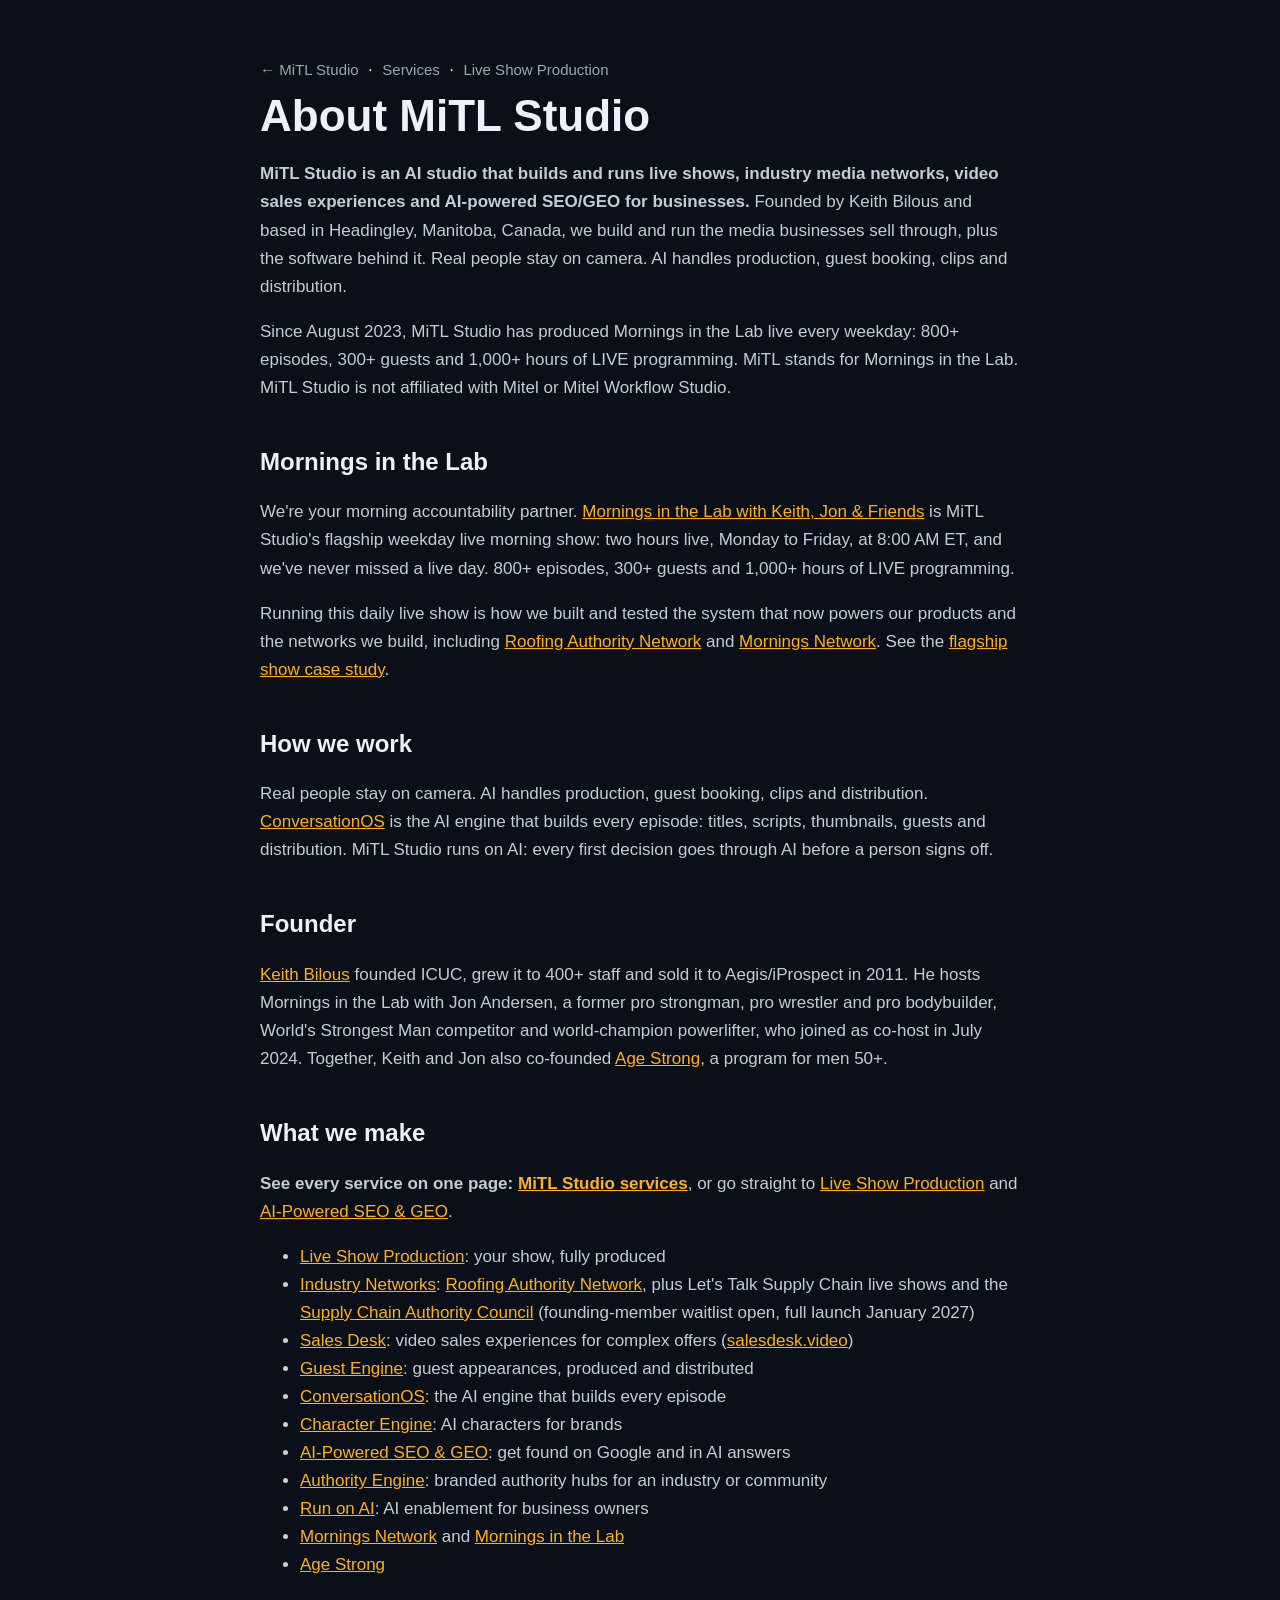
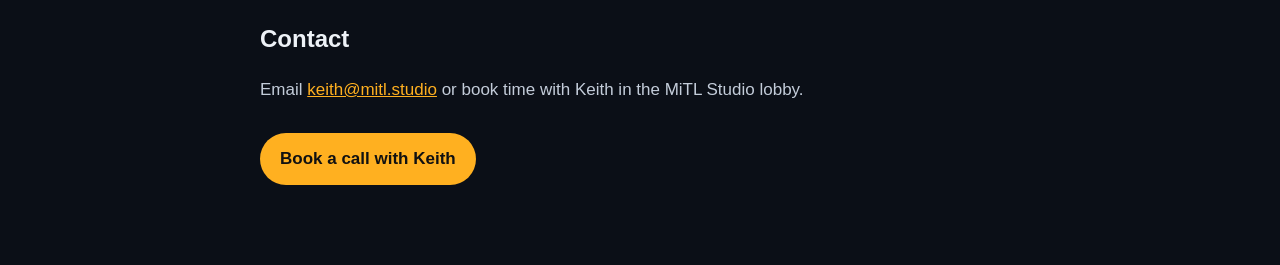
<file: about/index.html>
<!DOCTYPE html>
<html lang="en">
<head>
<meta charset="utf-8">
<meta name="viewport" content="width=device-width, initial-scale=1">
<title>About MiTL Studio and founder Keith Bilous</title>
<meta name="description" content="MiTL Studio in Headingley, Manitoba builds and runs AI-powered live shows, industry networks and video sales. Home of Mornings in the Lab: 800+ episodes.">
<link rel="canonical" href="https://mitl.studio/about">
<meta name="robots" content="index, follow, max-image-preview:large">
<meta property="og:type" content="website">
<meta property="og:site_name" content="MiTL Studio">
<meta property="og:url" content="https://mitl.studio/about">
<meta property="og:title" content="About MiTL Studio and founder Keith Bilous">
<meta property="og:description" content="MiTL Studio is an AI studio in Headingley, Manitoba, Canada that builds and runs live shows, industry networks and video sales experiences. Founded by Keith Bilous.">
<meta property="og:image" content="https://mitl.studio/og-image.jpg">
<meta property="og:image:width" content="1200">
<meta property="og:image:height" content="630">
<meta name="twitter:card" content="summary_large_image">
<meta name="twitter:site" content="@keithbilous">
<meta name="twitter:title" content="About MiTL Studio and founder Keith Bilous">
<meta name="twitter:description" content="MiTL Studio is an AI studio that builds and runs live shows, industry networks and video sales experiences. Founded by Keith Bilous.">
<meta name="twitter:image" content="https://mitl.studio/og-image.jpg">
<link rel="alternate" type="text/plain" href="/llms.txt" title="llms.txt">
<script type="application/ld+json">
{
  "@context": "https://schema.org",
  "@graph": [
    {
      "@type": "AboutPage",
      "@id": "https://mitl.studio/about#webpage",
      "dateModified": "2026-11-27",
      "url": "https://mitl.studio/about",
      "name": "About MiTL Studio and founder Keith Bilous",
      "inLanguage": "en",
      "isPartOf": {
        "@id": "https://mitl.studio/#website"
      },
      "about": {
        "@id": "https://mitl.studio/#organization"
      },
      "mainEntity": {
        "@id": "https://mitl.studio/#organization"
      },
      "breadcrumb": {
        "@id": "https://mitl.studio/about#breadcrumb"
      }
    },
    {
      "@type": "BreadcrumbList",
      "@id": "https://mitl.studio/about#breadcrumb",
      "itemListElement": [
        {
          "@type": "ListItem",
          "position": 1,
          "name": "MiTL Studio",
          "item": "https://mitl.studio/"
        },
        {
          "@type": "ListItem",
          "position": 2,
          "name": "About",
          "item": "https://mitl.studio/about"
        }
      ]
    },
    {
      "@type": "Organization",
      "@id": "https://mitl.studio/#organization",
      "name": "MiTL Studio",
      "alternateName": [
        "MiTL Studio by Keith Bilous",
        "Mornings in the Lab Studio",
        "MiTL"
      ],
      "url": "https://mitl.studio/",
      "description": "MiTL Studio is an AI studio that builds and runs live shows, industry media networks, video sales experiences and AI-powered SEO/GEO for businesses. Real people stay on camera; AI handles production, guest booking, clips and distribution. Home of Mornings in the Lab: live every weekday since August 2023, 800+ episodes and 300+ guests.",
      "disambiguatingDescription": "MiTL Studio (Mornings in the Lab Studio) is an AI studio in Headingley, Manitoba, Canada, founded by Keith Bilous. Not affiliated with Mitel or Mitel Workflow Studio.",
      "founder": {
        "@id": "https://keithbilous.com/#keith-bilous"
      },
      "sameAs": [
        "https://www.linkedin.com/company/mitl-studio",
        "https://www.youtube.com/@morningsinthelab"
      ],
      "address": {
        "@type": "PostalAddress",
        "addressLocality": "Headingley",
        "addressRegion": "MB",
        "addressCountry": "CA"
      }
    },
    {
      "@type": "Person",
      "@id": "https://keithbilous.com/#keith-bilous",
      "name": "Keith Bilous",
      "url": "https://keithbilous.com",
      "jobTitle": "Founder",
      "worksFor": {
        "@id": "https://mitl.studio/#organization"
      },
      "sameAs": [
        "https://www.linkedin.com/in/keithbilous",
        "https://x.com/keithbilous",
        "https://www.youtube.com/@morningsinthelab",
        "https://www.instagram.com/keithbilous",
        "https://www.threads.com/@keithbilous",
        "https://keithbilous.substack.com",
        "https://keithbilous.com"
      ]
    },
    {
      "@type": "Person",
      "@id": "https://mitl.studio/#jon-andersen",
      "name": "Jon Andersen",
      "description": "Former pro strongman, pro wrestler and pro bodybuilder; World's Strongest Man competitor and world-champion powerlifter; co-host of Mornings in the Lab since July 2024 and co-founder of Age Strong.",
      "url": "https://agestrong.life/"
    }
  ]
}
</script>
<link rel="icon" href="/favicon.ico" sizes="any">
<link rel="icon" type="image/png" sizes="32x32" href="/favicon-32x32.png">
<link rel="icon" type="image/png" sizes="16x16" href="/favicon-16x16.png">
<link rel="apple-touch-icon" sizes="180x180" href="/apple-touch-icon.png">
<style>
body{margin:0;background:#0b0f17;color:#eef2f7;font:17px/1.65 -apple-system,BlinkMacSystemFont,"Segoe UI",Inter,Roboto,Helvetica,Arial,sans-serif}
.wrap{max-width:760px;margin:0 auto;padding:56px 24px 80px}a{color:#ffb020}
h1{font-size:44px;line-height:1.1;margin:8px 0 20px}h2{font-size:24px;margin:40px 0 10px}p,li{color:#c3ccd9}
.btn{display:inline-block;background:#ffb020;color:#111;font-weight:700;text-decoration:none;padding:12px 20px;border-radius:999px;margin-top:12px}
.back{color:#9aa6b8;text-decoration:none;font-size:15px}
</style>
</head>
<body>
<main class="wrap">
  <a class="back" href="/">← MiTL Studio</a> &nbsp;·&nbsp; <a class="back" href="/services">Services</a> &nbsp;·&nbsp; <a class="back" href="/services/live-show-production">Live Show Production</a>
  <h1>About MiTL Studio</h1>
  <p><strong>MiTL Studio is an AI studio that builds and runs live shows, industry media networks, video sales experiences and AI-powered SEO/GEO for businesses.</strong> Founded by Keith Bilous and based in Headingley, Manitoba, Canada, we build and run the media businesses sell through, plus the software behind it. Real people stay on camera. AI handles production, guest booking, clips and distribution.</p>
  <p>Since August 2023, MiTL Studio has produced Mornings in the Lab live every weekday: 800+ episodes, 300+ guests and 1,000+ hours of LIVE programming. MiTL stands for Mornings in the Lab. MiTL Studio is not affiliated with Mitel or Mitel Workflow Studio.</p>
  <h2>Mornings in the Lab</h2>
  <p>We're your morning accountability partner. <a href="https://mornings.live/">Mornings in the Lab with Keith, Jon &amp; Friends</a> is MiTL Studio's flagship weekday live morning show: two hours live, Monday to Friday, at 8:00 AM ET, and we've never missed a live day. 800+ episodes, 300+ guests and 1,000+ hours of LIVE programming.</p>
  <p>Running this daily live show is how we built and tested the system that now powers our products and the networks we build, including <a href="https://www.roofingauthority.network/">Roofing Authority Network</a> and <a href="https://mornings.network/">Mornings Network</a>. See the <a href="/#mornings-in-the-lab-case-study">flagship show case study</a>.</p>
  <h2>How we work</h2>
  <p>Real people stay on camera. AI handles production, guest booking, clips and distribution. <a href="https://conversationos.live/">ConversationOS</a> is the AI engine that builds every episode: titles, scripts, thumbnails, guests and distribution. MiTL Studio runs on AI: every first decision goes through AI before a person signs off.</p>
  <h2>Founder</h2>
  <p><a href="https://keithbilous.com/">Keith Bilous</a> founded ICUC, grew it to 400+ staff and sold it to Aegis/iProspect in 2011. He hosts Mornings in the Lab with Jon Andersen, a former pro strongman, pro wrestler and pro bodybuilder, World&#39;s Strongest Man competitor and world-champion powerlifter, who joined as co-host in July 2024. Together, Keith and Jon also co-founded <a href="https://agestrong.life/">Age Strong</a>, a program for men 50+.</p>
  <h2>What we make</h2>
  <p><strong>See every service on one page: <a href="/services">MiTL Studio services</a></strong>, or go straight to <a href="/services/live-show-production">Live Show Production</a> and <a href="/services/ai-seo-geo">AI-Powered SEO &amp; GEO</a>.</p>
  <ul>
    <li><a href="/services/live-show-production">Live Show Production</a>: your show, fully produced</li>
    <li><a href="/services/industry-networks">Industry Networks</a>: <a href="https://www.roofingauthority.network/">Roofing Authority Network</a>, plus Let&#39;s Talk Supply Chain live shows and the <a href="https://letstalksupplychain.com/scac">Supply Chain Authority Council</a> (founding-member waitlist open, full launch January 2027)</li>
    <li><a href="/services/sales-desk">Sales Desk</a>: video sales experiences for complex offers (<a href="https://salesdesk.video/">salesdesk.video</a>)</li>
    <li><a href="https://guestengine.live/">Guest Engine</a>: guest appearances, produced and distributed</li>
    <li><a href="https://conversationos.live/">ConversationOS</a>: the AI engine that builds every episode</li>
    <li><a href="https://characterengine.live/">Character Engine</a>: AI characters for brands</li>
    <li><a href="/services/ai-seo-geo">AI-Powered SEO &amp; GEO</a>: get found on Google and in AI answers</li>
    <li><a href="https://mitl.studio/#products">Authority Engine</a>: branded authority hubs for an industry or community</li>
    <li><a href="https://mitl.studio/#run-on-ai">Run on AI</a>: AI enablement for business owners</li>
    <li><a href="https://mornings.network/">Mornings Network</a> and <a href="https://mornings.live/">Mornings in the Lab</a></li>
    <li><a href="https://agestrong.life/">Age Strong</a></li>
  </ul>
  <h2>Contact</h2>
  <p>Email <a href="mailto:keith@mitl.studio">keith@mitl.studio</a> or book time with Keith in the MiTL Studio lobby.</p>
  <a class="btn" href="https://ro.am/keith">Book a call with Keith</a>
</main>
</body>
</html>
</file>
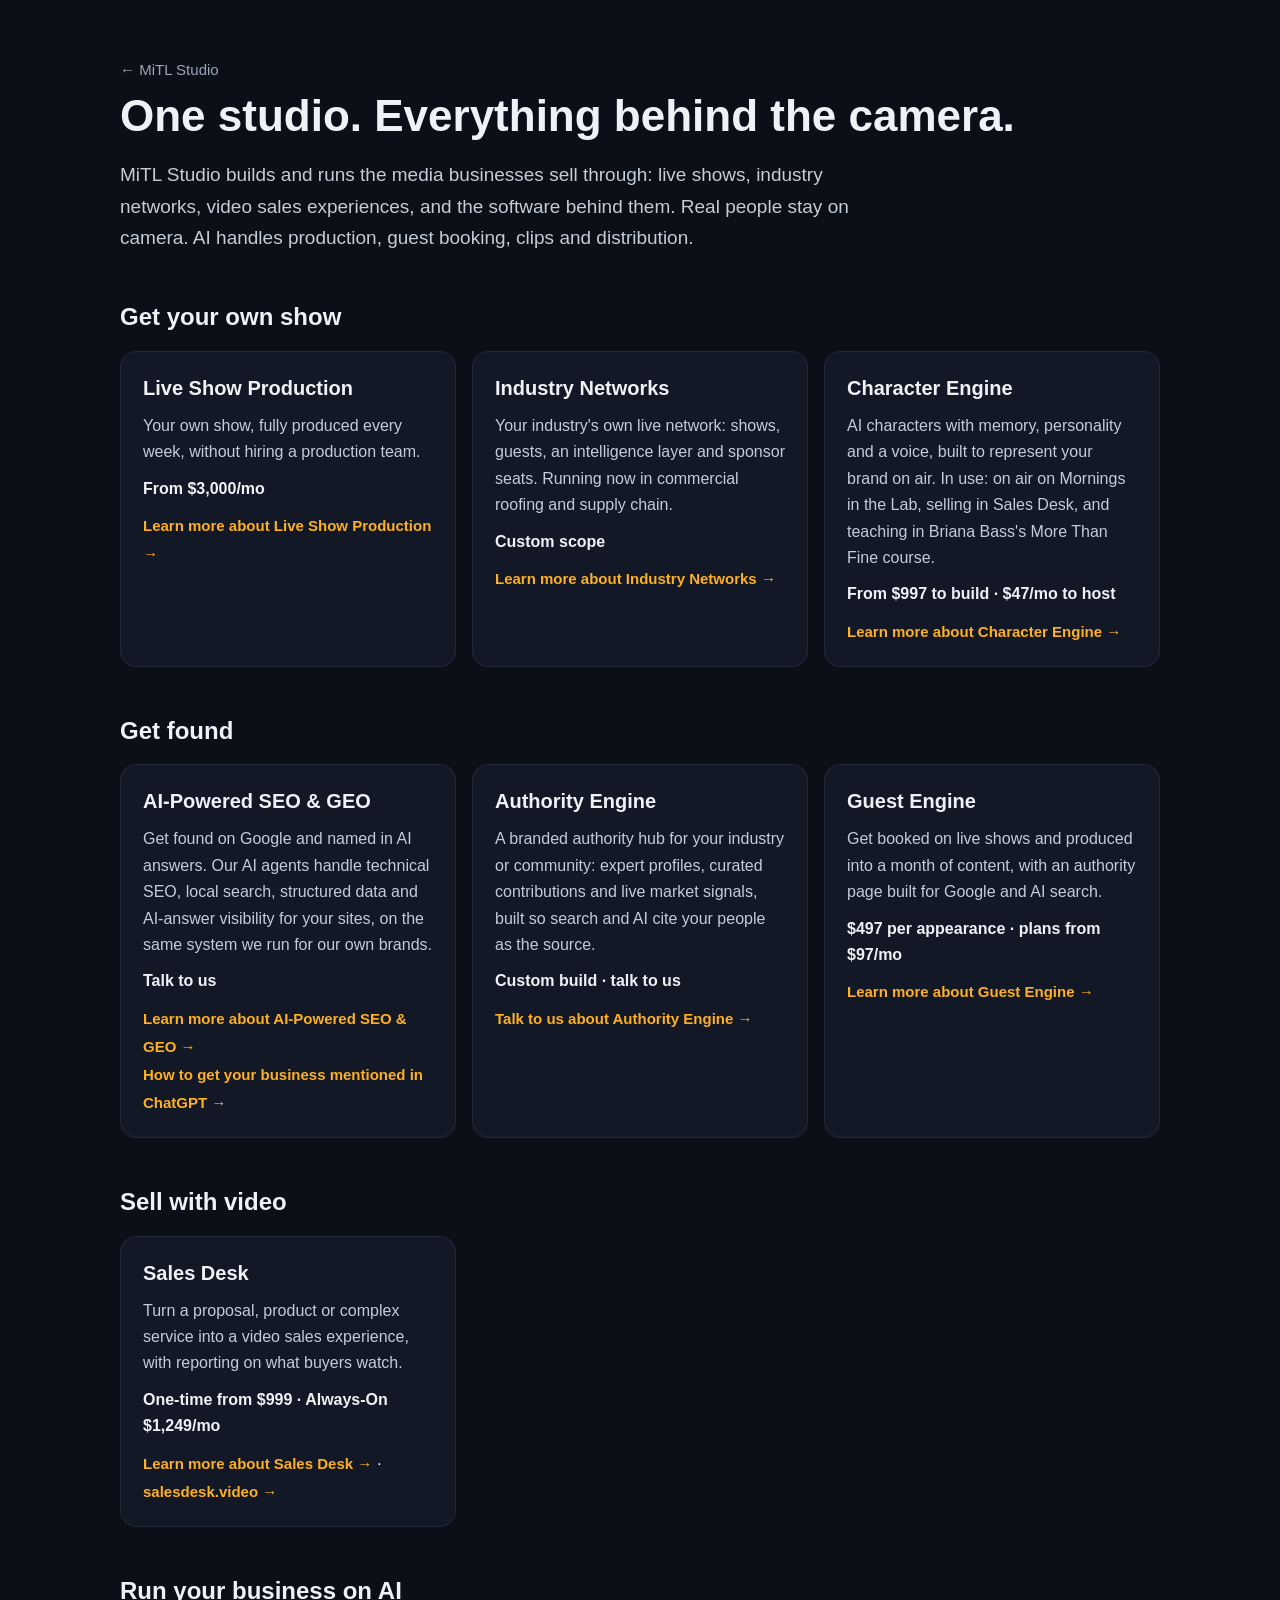
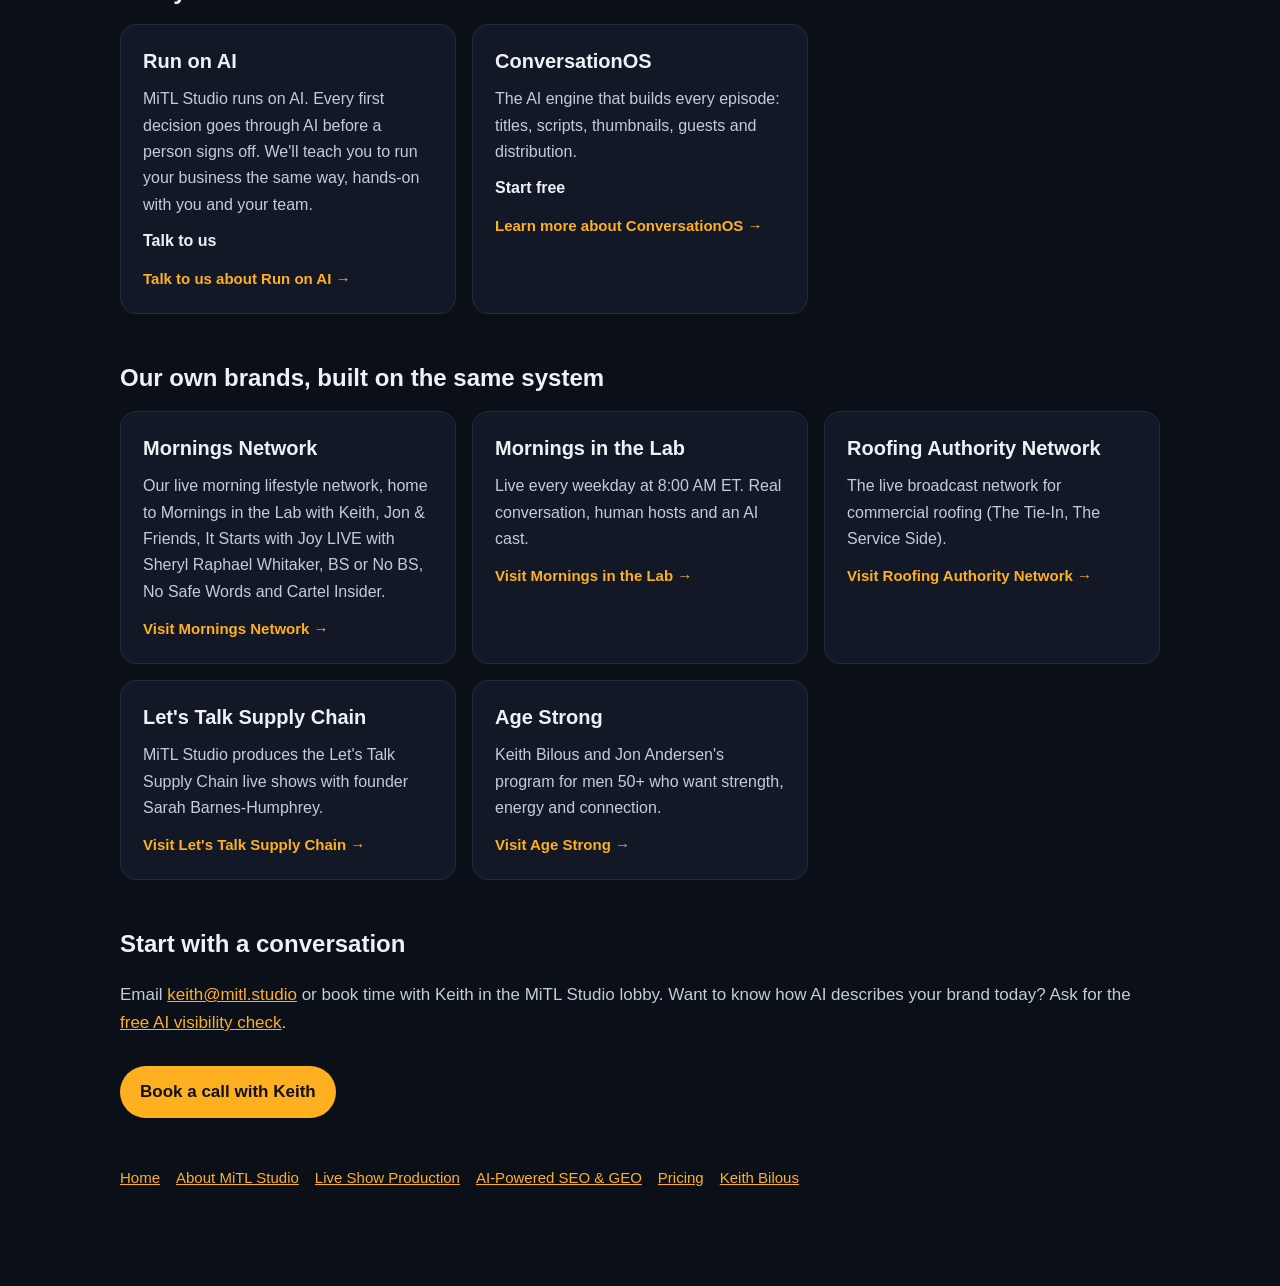
<file: services/index.html>
<!DOCTYPE html>
<html lang="en">
<head>
<meta charset="utf-8">
<meta name="viewport" content="width=device-width, initial-scale=1">
<title>MiTL Studio services: live shows, networks, SEO &amp; GEO, Sales Desk</title>
<meta name="description" content="Everything behind the camera: live show production, industry networks, AI characters, AI-powered SEO &amp; GEO, Guest Engine, Sales Desk, Run on AI and ConversationOS.">
<link rel="canonical" href="https://mitl.studio/services">
<meta name="robots" content="index, follow, max-image-preview:large">
<meta property="og:type" content="website">
<meta property="og:site_name" content="MiTL Studio">
<meta property="og:url" content="https://mitl.studio/services">
<meta property="og:title" content="MiTL Studio services: live shows, networks, SEO &amp; GEO, Sales Desk">
<meta property="og:description" content="Everything behind the camera: live show production, industry networks, AI characters, AI-powered SEO &amp; GEO, Guest Engine, Sales Desk, Run on AI and ConversationOS.">
<meta property="og:image" content="https://mitl.studio/og-image.jpg">
<meta property="og:image:width" content="1200">
<meta property="og:image:height" content="630">
<meta name="twitter:card" content="summary_large_image">
<meta name="twitter:site" content="@keithbilous">
<meta name="twitter:title" content="MiTL Studio services: live shows, networks, SEO &amp; GEO, Sales Desk">
<meta name="twitter:description" content="Everything behind the camera: live show production, industry networks, AI characters, AI-powered SEO &amp; GEO, Guest Engine, Sales Desk, Run on AI and ConversationOS.">
<meta name="twitter:image" content="https://mitl.studio/og-image.jpg">
<link rel="alternate" type="text/plain" href="/llms.txt" title="llms.txt">
<script type="application/ld+json">
{
  "@context": "https://schema.org",
  "@graph": [
    {
      "@type": "CollectionPage",
      "@id": "https://mitl.studio/services#webpage",
      "url": "https://mitl.studio/services",
      "name": "MiTL Studio services",
      "description": "Live show production, industry networks, AI characters, SEO & GEO, guest appearances, video sales experiences and AI enablement from MiTL Studio.",
      "inLanguage": "en",
      "isPartOf": {
        "@id": "https://mitl.studio/#website"
      },
      "about": {
        "@id": "https://mitl.studio/#organization"
      },
      "publisher": {
        "@id": "https://mitl.studio/#organization"
      },
      "mainEntity": {
        "@id": "https://mitl.studio/services#list"
      },
      "breadcrumb": {
        "@id": "https://mitl.studio/services#breadcrumb"
      }
    },
    {
      "@type": "ItemList",
      "@id": "https://mitl.studio/services#list",
      "name": "MiTL Studio services and brands",
      "itemListElement": [
        {
          "@type": "ListItem",
          "position": 1,
          "name": "Live Show Production",
          "url": "https://mitl.studio/services/live-show-production"
        },
        {
          "@type": "ListItem",
          "position": 2,
          "name": "Industry Networks",
          "url": "https://mitl.studio/services/industry-networks"
        },
        {
          "@type": "ListItem",
          "position": 3,
          "name": "Character Engine",
          "url": "https://characterengine.live/"
        },
        {
          "@type": "ListItem",
          "position": 4,
          "name": "AI-Powered SEO & GEO",
          "url": "https://mitl.studio/services/ai-seo-geo",
          "item": {
            "@type": "Service",
            "name": "AI-Powered SEO & GEO",
            "description": "Get found on Google and named in AI answers. Our AI agents handle technical SEO, local search, structured data and AI-answer visibility for your sites, on the same system we run for our own brands.",
            "provider": {
              "@id": "https://mitl.studio/#organization"
            }
          }
        },
        {
          "@type": "ListItem",
          "position": 5,
          "name": "Authority Engine",
          "item": {
            "@type": "Service",
            "name": "Authority Engine",
            "description": "A branded authority hub for your industry or community: expert profiles, curated contributions and live market signals, built so search and AI cite your people as the source.",
            "provider": {
              "@id": "https://mitl.studio/#organization"
            }
          }
        },
        {
          "@type": "ListItem",
          "position": 6,
          "name": "Guest Engine",
          "url": "https://guestengine.live/"
        },
        {
          "@type": "ListItem",
          "position": 7,
          "name": "Sales Desk",
          "url": "https://mitl.studio/services/sales-desk"
        },
        {
          "@type": "ListItem",
          "position": 8,
          "name": "Run on AI",
          "item": {
            "@type": "Service",
            "name": "Run on AI",
            "description": "MiTL Studio runs on AI. Every first decision goes through AI before a person signs off. We'll teach you to run your business the same way, hands-on with you and your team.",
            "provider": {
              "@id": "https://mitl.studio/#organization"
            }
          }
        },
        {
          "@type": "ListItem",
          "position": 9,
          "name": "ConversationOS",
          "url": "https://conversationos.live/"
        },
        {
          "@type": "ListItem",
          "position": 10,
          "name": "Mornings Network",
          "url": "https://mornings.network/"
        },
        {
          "@type": "ListItem",
          "position": 11,
          "name": "Mornings in the Lab",
          "url": "https://mornings.live/"
        },
        {
          "@type": "ListItem",
          "position": 12,
          "name": "Roofing Authority Network",
          "url": "https://www.roofingauthority.network/"
        },
        {
          "@type": "ListItem",
          "position": 13,
          "name": "Let's Talk Supply Chain",
          "url": "https://letstalksupplychain.com/"
        },
        {
          "@type": "ListItem",
          "position": 14,
          "name": "Age Strong",
          "url": "https://agestrong.life/"
        }
      ]
    },
    {
      "@type": "BreadcrumbList",
      "@id": "https://mitl.studio/services#breadcrumb",
      "itemListElement": [
        {
          "@type": "ListItem",
          "position": 1,
          "name": "MiTL Studio",
          "item": "https://mitl.studio/"
        },
        {
          "@type": "ListItem",
          "position": 2,
          "name": "Services",
          "item": "https://mitl.studio/services"
        }
      ]
    },
    {
      "@type": "Organization",
      "@id": "https://mitl.studio/#organization",
      "name": "MiTL Studio",
      "alternateName": [
        "MiTL Studio by Keith Bilous",
        "Mornings in the Lab Studio"
      ],
      "url": "https://mitl.studio/",
      "founder": {
        "@id": "https://keithbilous.com/#keith-bilous"
      },
      "sameAs": [
        "https://www.linkedin.com/company/mitl-studio",
        "https://www.youtube.com/@morningsinthelab"
      ]
    },
    {
      "@type": "Person",
      "@id": "https://keithbilous.com/#keith-bilous",
      "name": "Keith Bilous",
      "url": "https://keithbilous.com",
      "worksFor": {
        "@id": "https://mitl.studio/#organization"
      }
    }
  ]
}
</script>
<link rel="icon" href="/favicon.ico" sizes="any">
<link rel="icon" type="image/png" sizes="32x32" href="/favicon-32x32.png">
<link rel="icon" type="image/png" sizes="16x16" href="/favicon-16x16.png">
<link rel="apple-touch-icon" sizes="180x180" href="/apple-touch-icon.png">
<style>
body{margin:0;background:#0b0f17;color:#eef2f7;font:17px/1.65 -apple-system,BlinkMacSystemFont,"Segoe UI",Inter,Roboto,Helvetica,Arial,sans-serif}
.wrap{max-width:1040px;margin:0 auto;padding:56px 24px 80px}a{color:#ffb020}
h1{font-size:44px;line-height:1.1;margin:8px 0 16px}h2{font-size:24px;margin:44px 0 14px}p,li{color:#c3ccd9}
.lede{max-width:760px;font-size:19px}
.grid{display:grid;grid-template-columns:repeat(auto-fill,minmax(290px,1fr));gap:16px}
.card{background:#121826;border:1px solid #222b3b;border-radius:16px;padding:20px 22px}
.card h3{margin:0 0 8px;font-size:20px}.card h3 a{color:#eef2f7;text-decoration:none}.card p{margin:0 0 10px;font-size:16px}
.price{color:#eef2f7!important;font-weight:600}.more{font-size:15px;font-weight:600;text-decoration:none}
.btn{display:inline-block;background:#ffb020;color:#111;font-weight:700;text-decoration:none;padding:12px 20px;border-radius:999px;margin-top:12px}
.back{color:#9aa6b8;text-decoration:none;font-size:15px}
.foot{margin-top:48px;color:#9aa6b8;font-size:15px}.foot a{margin-right:16px}
</style>
</head>
<body>
<main class="wrap">
  <a class="back" href="/">← MiTL Studio</a>
  <h1>One studio. Everything behind the camera.</h1>
  <p class="lede">MiTL Studio builds and runs the media businesses sell through: live shows, industry networks, video sales experiences, and the software behind them. Real people stay on camera. AI handles production, guest booking, clips and distribution.</p>
  <h2>Get your own show</h2>
  <div class="grid">
    <article class="card"><h3><a href="/services/live-show-production">Live Show Production</a></h3><p>Your own show, fully produced every week, without hiring a production team.</p><p class="price">From $3,000/mo</p><a class="more" href="/services/live-show-production">Learn more about Live Show Production →</a></article>
    <article class="card"><h3><a href="/services/industry-networks">Industry Networks</a></h3><p>Your industry&#x27;s own live network: shows, guests, an intelligence layer and sponsor seats. Running now in commercial roofing and supply chain.</p><p class="price">Custom scope</p><a class="more" href="/services/industry-networks">Learn more about Industry Networks →</a></article>
    <article class="card"><h3><a href="https://characterengine.live/">Character Engine</a></h3><p>AI characters with memory, personality and a voice, built to represent your brand on air. In use: on air on Mornings in the Lab, selling in Sales Desk, and teaching in Briana Bass&#x27;s More Than Fine course.</p><p class="price">From $997 to build · $47/mo to host</p><a class="more" href="https://characterengine.live/">Learn more about Character Engine →</a></article>
  </div>
  <h2>Get found</h2>
  <div class="grid">
    <article class="card"><h3><a href="/services/ai-seo-geo">AI-Powered SEO &amp; GEO</a></h3><p>Get found on Google and named in AI answers. Our AI agents handle technical SEO, local search, structured data and AI-answer visibility for your sites, on the same system we run for our own brands.</p><p class="price">Talk to us</p><a class="more" href="/services/ai-seo-geo">Learn more about AI-Powered SEO &amp; GEO →</a><br><a class="more" href="/services/ai-seo-geo#chatgpt">How to get your business mentioned in ChatGPT →</a></article>
    <article class="card"><h3><a href="https://ro.am/keith">Authority Engine</a></h3><p>A branded authority hub for your industry or community: expert profiles, curated contributions and live market signals, built so search and AI cite your people as the source.</p><p class="price">Custom build · talk to us</p><a class="more" href="https://ro.am/keith">Talk to us about Authority Engine →</a></article>
    <article class="card"><h3><a href="https://guestengine.live/">Guest Engine</a></h3><p>Get booked on live shows and produced into a month of content, with an authority page built for Google and AI search.</p><p class="price">$497 per appearance · plans from $97/mo</p><a class="more" href="https://guestengine.live/">Learn more about Guest Engine →</a></article>
  </div>
  <h2>Sell with video</h2>
  <div class="grid">
    <article class="card"><h3><a href="/services/sales-desk">Sales Desk</a></h3><p>Turn a proposal, product or complex service into a video sales experience, with reporting on what buyers watch.</p><p class="price">One-time from $999 · Always-On $1,249/mo</p><a class="more" href="/services/sales-desk">Learn more about Sales Desk →</a> · <a class="more" href="https://salesdesk.video/">salesdesk.video →</a></article>
  </div>
  <h2>Run your business on AI</h2>
  <div class="grid">
    <article class="card"><h3><a href="https://ro.am/keith">Run on AI</a></h3><p>MiTL Studio runs on AI. Every first decision goes through AI before a person signs off. We&#x27;ll teach you to run your business the same way, hands-on with you and your team.</p><p class="price">Talk to us</p><a class="more" href="https://ro.am/keith">Talk to us about Run on AI →</a></article>
    <article class="card"><h3><a href="https://conversationos.live/">ConversationOS</a></h3><p>The AI engine that builds every episode: titles, scripts, thumbnails, guests and distribution.</p><p class="price">Start free</p><a class="more" href="https://conversationos.live/">Learn more about ConversationOS →</a></article>
  </div>
  <h2>Our own brands, built on the same system</h2>
  <div class="grid">
    <article class="card"><h3><a href="https://mornings.network/">Mornings Network</a></h3><p>Our live morning lifestyle network, home to Mornings in the Lab with Keith, Jon &amp; Friends, It Starts with Joy LIVE with Sheryl Raphael Whitaker, BS or No BS, No Safe Words and Cartel Insider.</p><a class="more" href="https://mornings.network/">Visit Mornings Network →</a></article>
    <article class="card"><h3><a href="https://mornings.live/">Mornings in the Lab</a></h3><p>Live every weekday at 8:00 AM ET. Real conversation, human hosts and an AI cast.</p><a class="more" href="https://mornings.live/">Visit Mornings in the Lab →</a></article>
    <article class="card"><h3><a href="https://www.roofingauthority.network/">Roofing Authority Network</a></h3><p>The live broadcast network for commercial roofing (The Tie-In, The Service Side).</p><a class="more" href="https://www.roofingauthority.network/">Visit Roofing Authority Network →</a></article>
    <article class="card"><h3><a href="https://letstalksupplychain.com/">Let&#x27;s Talk Supply Chain</a></h3><p>MiTL Studio produces the Let&#x27;s Talk Supply Chain live shows with founder Sarah Barnes-Humphrey.</p><a class="more" href="https://letstalksupplychain.com/">Visit Let&#x27;s Talk Supply Chain →</a></article>
    <article class="card"><h3><a href="https://agestrong.life/">Age Strong</a></h3><p>Keith Bilous and Jon Andersen&#x27;s program for men 50+ who want strength, energy and connection.</p><a class="more" href="https://agestrong.life/">Visit Age Strong →</a></article>
  </div>
  <h2>Start with a conversation</h2>
  <p>Email <a href="mailto:keith@mitl.studio">keith@mitl.studio</a> or book time with Keith in the MiTL Studio lobby. Want to know how AI describes your brand today? Ask for the <a href="/#ai-check">free AI visibility check</a>.</p>
  <a class="btn" href="https://ro.am/keith">Book a call with Keith</a>
  <p class="foot"><a href="/">Home</a><a href="/about">About MiTL Studio</a><a href="/services/live-show-production">Live Show Production</a><a href="/services/ai-seo-geo">AI-Powered SEO &amp; GEO</a><a href="/#pricing">Pricing</a><a href="https://keithbilous.com/">Keith Bilous</a></p>
</main>
</body>
</html>
</file>
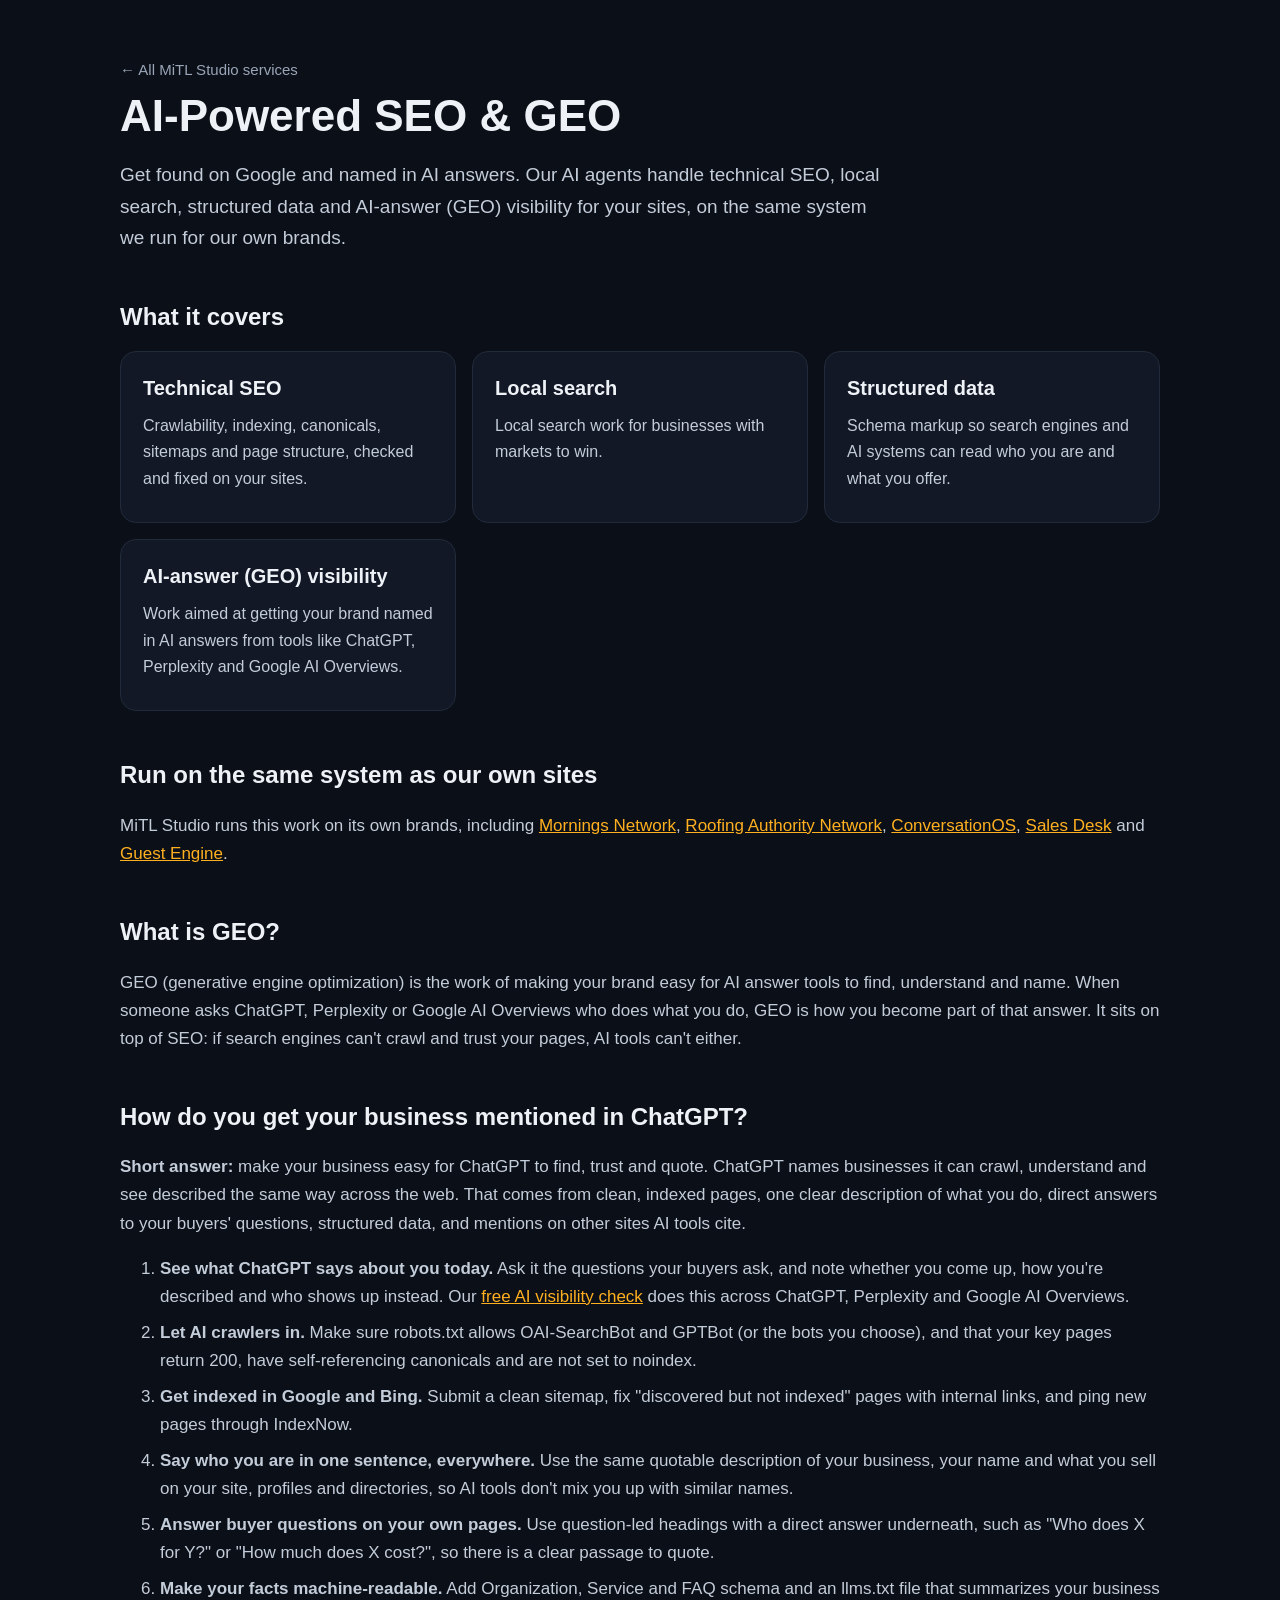
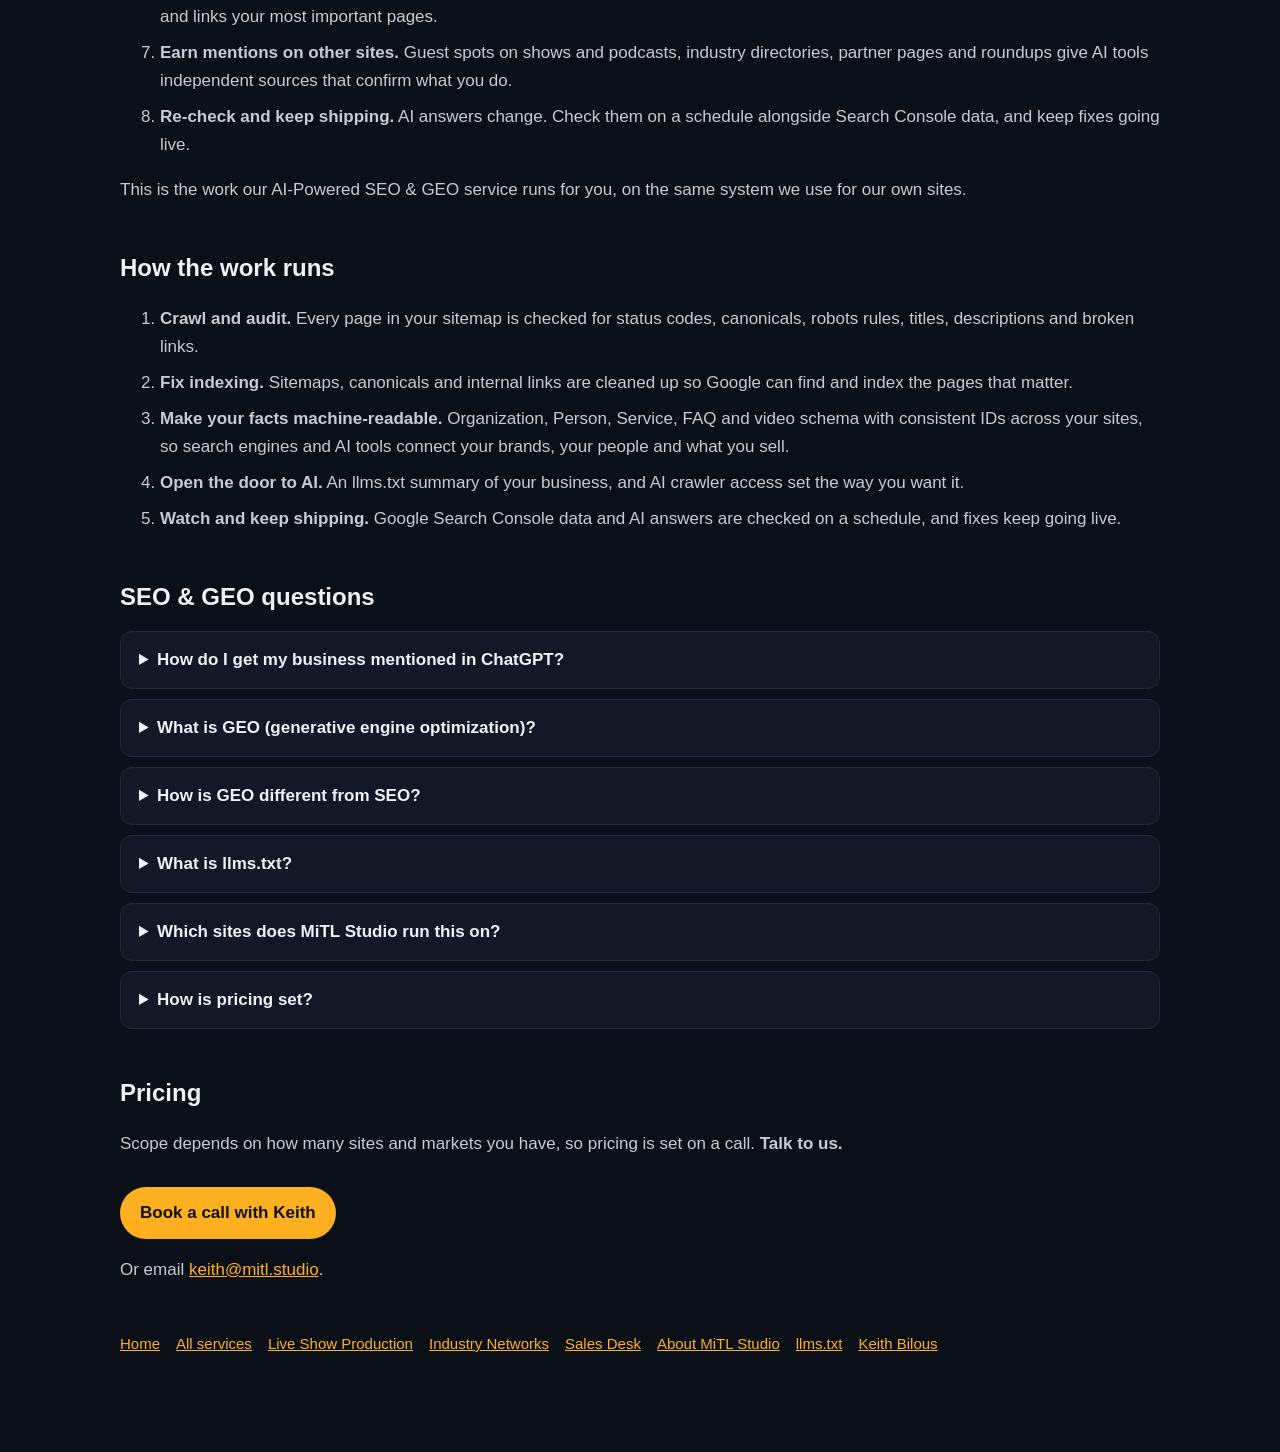
<file: services/ai-seo-geo/index.html>
<!DOCTYPE html>
<html lang="en">
<head>
<meta charset="utf-8">
<meta name="viewport" content="width=device-width, initial-scale=1">
<title>AI-Powered SEO &amp; GEO: get found on Google and in AI answers | MiTL Studio</title>
<meta name="description" content="AI agents handle technical SEO, local search, structured data and AI-answer (GEO) visibility for your sites. Pricing set per engagement. Talk to us.">
<link rel="canonical" href="https://mitl.studio/services/ai-seo-geo">
<meta name="robots" content="index, follow, max-image-preview:large">
<meta property="og:type" content="website">
<meta property="og:site_name" content="MiTL Studio">
<meta property="og:url" content="https://mitl.studio/services/ai-seo-geo">
<meta property="og:title" content="AI-Powered SEO &amp; GEO | MiTL Studio">
<meta property="og:description" content="Get found on Google and named in AI answers. AI agents handle technical SEO, local search, structured data and AI-answer visibility. Talk to us.">
<meta property="og:image" content="https://mitl.studio/og-image.jpg">
<meta property="og:image:width" content="1200">
<meta property="og:image:height" content="630">
<meta name="twitter:card" content="summary_large_image">
<meta name="twitter:site" content="@keithbilous">
<meta name="twitter:title" content="AI-Powered SEO &amp; GEO | MiTL Studio">
<meta name="twitter:description" content="Get found on Google and named in AI answers. AI agents handle technical SEO, local search, structured data and AI-answer visibility. Talk to us.">
<meta name="twitter:image" content="https://mitl.studio/og-image.jpg">
<link rel="alternate" type="text/plain" href="/llms.txt" title="llms.txt">
<script type="application/ld+json">
{
  "@context": "https://schema.org",
  "@graph": [
    {
      "@type": "WebPage",
      "@id": "https://mitl.studio/services/ai-seo-geo#webpage",
      "url": "https://mitl.studio/services/ai-seo-geo",
      "name": "AI-Powered SEO & GEO",
      "inLanguage": "en",
      "isPartOf": {"@id": "https://mitl.studio/#website"},
      "about": {"@id": "https://mitl.studio/services/ai-seo-geo#service"},
      "publisher": {"@id": "https://mitl.studio/#organization"},
      "breadcrumb": {"@id": "https://mitl.studio/services/ai-seo-geo#breadcrumb"},
      "dateModified": "2026-11-28"
    },
    {
      "@type": "BreadcrumbList",
      "@id": "https://mitl.studio/services/ai-seo-geo#breadcrumb",
      "itemListElement": [
        {"@type": "ListItem", "position": 1, "name": "MiTL Studio", "item": "https://mitl.studio/"},
        {"@type": "ListItem", "position": 2, "name": "Services", "item": "https://mitl.studio/services"},
        {"@type": "ListItem", "position": 3, "name": "AI-Powered SEO & GEO", "item": "https://mitl.studio/services/ai-seo-geo"}
      ]
    },
    {"@type": "FAQPage", "@id": "https://mitl.studio/services/ai-seo-geo#faq", "isPartOf": {"@id": "https://mitl.studio/services/ai-seo-geo#webpage"}, "mainEntity": [{"@type": "Question", "name": "How do I get my business mentioned in ChatGPT?", "acceptedAnswer": {"@type": "Answer", "text": "Make your business easy for ChatGPT to find, trust and quote. Let AI crawlers such as OAI-SearchBot and GPTBot reach your site, get your pages indexed in Google and Bing, state who you are and what you sell in one clear sentence used everywhere, answer your buyers' questions directly on your pages, add structured data and an llms.txt file, and earn mentions on other sites that AI tools cite. Then check what ChatGPT says about you and keep fixing the gaps. MiTL Studio runs this as its AI-Powered SEO & GEO service."}}, {"@type": "Question", "name": "What is GEO (generative engine optimization)?", "acceptedAnswer": {"@type": "Answer", "text": "GEO is the work of making your brand easy for AI answer tools such as ChatGPT, Perplexity and Google AI Overviews to find, understand and name when someone asks about what you do. It builds on SEO: clean, crawlable pages, clear facts and structured data that machines can read."}}, {"@type": "Question", "name": "How is GEO different from SEO?", "acceptedAnswer": {"@type": "Answer", "text": "SEO aims at ranking pages in search results. GEO aims at being named and cited inside AI-generated answers. They share the same foundation, so we run them together: technical SEO, consistent entity facts, structured data and an llms.txt file, plus checks on how AI tools describe you."}}, {"@type": "Question", "name": "What is llms.txt?", "acceptedAnswer": {"@type": "Answer", "text": "llms.txt is a plain-text file at the root of a website that gives AI systems a short, curated summary of who you are and links to your most important pages. MiTL Studio publishes one on its own sites, including mitl.studio/llms.txt."}}, {"@type": "Question", "name": "Which sites does MiTL Studio run this on?", "acceptedAnswer": {"@type": "Answer", "text": "Our own brands first, including Mornings Network, Roofing Authority Network, ConversationOS, Sales Desk and Guest Engine. The same system is what we run for client sites."}}, {"@type": "Question", "name": "How is pricing set?", "acceptedAnswer": {"@type": "Answer", "text": "Scope depends on how many sites and markets you have, so pricing is set on a call with Keith Bilous. Book at ro.am/keith or email keith@mitl.studio."}}]},
    {
      "@type": "Service",
      "@id": "https://mitl.studio/services/ai-seo-geo#service",
      "name": "AI-Powered SEO & GEO",
      "serviceType": "Search engine optimization and AI-answer (generative engine) optimization",
      "description": "AI agents handle technical SEO, local search, structured data and AI-answer visibility for client websites, on the same system MiTL Studio runs for its own brands. Pricing is set per engagement.",
      "url": "https://mitl.studio/services/ai-seo-geo",
      "provider": {"@id": "https://mitl.studio/#organization"},
      "offers": {"@type": "Offer", "description": "Pricing set per engagement. Talk to us.", "url": "https://ro.am/keith"}
    }
  ]
}
</script>
<style>
body{margin:0;background:#0b0f17;color:#eef2f7;font:17px/1.65 -apple-system,BlinkMacSystemFont,"Segoe UI",Inter,Roboto,Helvetica,Arial,sans-serif}
.wrap{max-width:1040px;margin:0 auto;padding:56px 24px 80px}a{color:#ffb020}
h1{font-size:44px;line-height:1.1;margin:8px 0 16px}h2{font-size:24px;margin:44px 0 14px}p,li{color:#c3ccd9}
.lede{max-width:760px;font-size:19px}
.grid{display:grid;grid-template-columns:repeat(auto-fill,minmax(290px,1fr));gap:16px}
.card{background:#121826;border:1px solid #222b3b;border-radius:16px;padding:20px 22px}
.card h3{margin:0 0 8px;font-size:20px}.card h3 a{color:#eef2f7;text-decoration:none}.card p{margin:0 0 10px;font-size:16px}
.price{color:#eef2f7!important;font-weight:600}.more{font-size:15px;font-weight:600;text-decoration:none}
.btn{display:inline-block;background:#ffb020;color:#111;font-weight:700;text-decoration:none;padding:12px 20px;border-radius:999px;margin-top:12px}
.back{color:#9aa6b8;text-decoration:none;font-size:15px}
details{background:#121826;border:1px solid #222b3b;border-radius:12px;padding:14px 18px;margin:10px 0}summary{cursor:pointer;font-weight:600;color:#eef2f7}details p{margin:10px 0 0}ol li{margin-bottom:8px}
.foot{margin-top:48px;color:#9aa6b8;font-size:15px}.foot a{margin-right:16px}
</style>
</head>
<body>
<main class="wrap">
  <a class="back" href="/services">← All MiTL Studio services</a>
  <h1>AI-Powered SEO &amp; GEO</h1>
  <p class="lede">Get found on Google and named in AI answers. Our AI agents handle technical SEO, local search, structured data and AI-answer (GEO) visibility for your sites, on the same system we run for our own brands.</p>
  <h2>What it covers</h2>
  <div class="grid">
    <article class="card"><h3>Technical SEO</h3><p>Crawlability, indexing, canonicals, sitemaps and page structure, checked and fixed on your sites.</p></article>
    <article class="card"><h3>Local search</h3><p>Local search work for businesses with markets to win.</p></article>
    <article class="card"><h3>Structured data</h3><p>Schema markup so search engines and AI systems can read who you are and what you offer.</p></article>
    <article class="card"><h3>AI-answer (GEO) visibility</h3><p>Work aimed at getting your brand named in AI answers from tools like ChatGPT, Perplexity and Google AI Overviews.</p></article>
  </div>
  <h2>Run on the same system as our own sites</h2>
  <p>MiTL Studio runs this work on its own brands, including <a href="https://mornings.network/">Mornings Network</a>, <a href="https://www.roofingauthority.network/">Roofing Authority Network</a>, <a href="https://conversationos.live/">ConversationOS</a>, <a href="https://salesdesk.video/">Sales Desk</a> and <a href="https://guestengine.live/">Guest Engine</a>.</p>
  <h2>What is GEO?</h2>
  <p>GEO (generative engine optimization) is the work of making your brand easy for AI answer tools to find, understand and name. When someone asks ChatGPT, Perplexity or Google AI Overviews who does what you do, GEO is how you become part of that answer. It sits on top of SEO: if search engines can't crawl and trust your pages, AI tools can't either.</p>
  <h2 id="chatgpt">How do you get your business mentioned in ChatGPT?</h2>
  <p><strong>Short answer:</strong> make your business easy for ChatGPT to find, trust and quote. ChatGPT names businesses it can crawl, understand and see described the same way across the web. That comes from clean, indexed pages, one clear description of what you do, direct answers to your buyers' questions, structured data, and mentions on other sites AI tools cite.</p>
  <ol>
    <li><strong>See what ChatGPT says about you today.</strong> Ask it the questions your buyers ask, and note whether you come up, how you're described and who shows up instead. Our <a href="/#ai-check">free AI visibility check</a> does this across ChatGPT, Perplexity and Google AI Overviews.</li>
    <li><strong>Let AI crawlers in.</strong> Make sure robots.txt allows OAI-SearchBot and GPTBot (or the bots you choose), and that your key pages return 200, have self-referencing canonicals and are not set to noindex.</li>
    <li><strong>Get indexed in Google and Bing.</strong> Submit a clean sitemap, fix "discovered but not indexed" pages with internal links, and ping new pages through IndexNow.</li>
    <li><strong>Say who you are in one sentence, everywhere.</strong> Use the same quotable description of your business, your name and what you sell on your site, profiles and directories, so AI tools don't mix you up with similar names.</li>
    <li><strong>Answer buyer questions on your own pages.</strong> Use question-led headings with a direct answer underneath, such as "Who does X for Y?" or "How much does X cost?", so there is a clear passage to quote.</li>
    <li><strong>Make your facts machine-readable.</strong> Add Organization, Service and FAQ schema and an llms.txt file that summarizes your business and links your most important pages.</li>
    <li><strong>Earn mentions on other sites.</strong> Guest spots on shows and podcasts, industry directories, partner pages and roundups give AI tools independent sources that confirm what you do.</li>
    <li><strong>Re-check and keep shipping.</strong> AI answers change. Check them on a schedule alongside Search Console data, and keep fixes going live.</li>
  </ol>
  <p>This is the work our AI-Powered SEO &amp; GEO service runs for you, on the same system we use for our own sites.</p>
  <h2>How the work runs</h2>
  <ol>
    <li><strong>Crawl and audit.</strong> Every page in your sitemap is checked for status codes, canonicals, robots rules, titles, descriptions and broken links.</li>
    <li><strong>Fix indexing.</strong> Sitemaps, canonicals and internal links are cleaned up so Google can find and index the pages that matter.</li>
    <li><strong>Make your facts machine-readable.</strong> Organization, Person, Service, FAQ and video schema with consistent IDs across your sites, so search engines and AI tools connect your brands, your people and what you sell.</li>
    <li><strong>Open the door to AI.</strong> An llms.txt summary of your business, and AI crawler access set the way you want it.</li>
    <li><strong>Watch and keep shipping.</strong> Google Search Console data and AI answers are checked on a schedule, and fixes keep going live.</li>
  </ol>

  <h2>SEO &amp; GEO questions</h2>
  <details><summary>How do I get my business mentioned in ChatGPT?</summary><p>Make your business easy for ChatGPT to find, trust and quote. Let AI crawlers such as OAI-SearchBot and GPTBot reach your site, get your pages indexed in Google and Bing, state who you are and what you sell in one clear sentence used everywhere, answer your buyers' questions directly on your pages, add structured data and an llms.txt file, and earn mentions on other sites that AI tools cite. Then check what ChatGPT says about you and keep fixing the gaps. See <a href="#chatgpt">the step-by-step answer above</a>.</p></details>
  <details><summary>What is GEO (generative engine optimization)?</summary><p>GEO is the work of making your brand easy for AI answer tools such as ChatGPT, Perplexity and Google AI Overviews to find, understand and name when someone asks about what you do. It builds on SEO: clean, crawlable pages, clear facts and structured data that machines can read.</p></details>
  <details><summary>How is GEO different from SEO?</summary><p>SEO aims at ranking pages in search results. GEO aims at being named and cited inside AI-generated answers. They share the same foundation, so we run them together: technical SEO, consistent entity facts, structured data and an llms.txt file, plus checks on how AI tools describe you.</p></details>
  <details><summary>What is llms.txt?</summary><p>llms.txt is a plain-text file at the root of a website that gives AI systems a short, curated summary of who you are and links to your most important pages. MiTL Studio publishes one on its own sites, including mitl.studio/llms.txt.</p></details>
  <details><summary>Which sites does MiTL Studio run this on?</summary><p>Our own brands first, including Mornings Network, Roofing Authority Network, ConversationOS, Sales Desk and Guest Engine. The same system is what we run for client sites.</p></details>
  <details><summary>How is pricing set?</summary><p>Scope depends on how many sites and markets you have, so pricing is set on a call with Keith Bilous. Book at ro.am/keith or email keith@mitl.studio.</p></details>
  <h2>Pricing</h2>
  <p>Scope depends on how many sites and markets you have, so pricing is set on a call. <strong>Talk to us.</strong></p>
  <a class="btn" href="https://ro.am/keith">Book a call with Keith</a>
  <p>Or email <a href="mailto:keith@mitl.studio">keith@mitl.studio</a>.</p>
  <p class="foot"><a href="/">Home</a><a href="/services">All services</a><a href="/services/live-show-production">Live Show Production</a><a href="/services/industry-networks">Industry Networks</a><a href="/services/sales-desk">Sales Desk</a><a href="/about">About MiTL Studio</a><a href="/llms.txt">llms.txt</a><a href="https://keithbilous.com/">Keith Bilous</a></p>
</main>
</body>
</html>
</file>
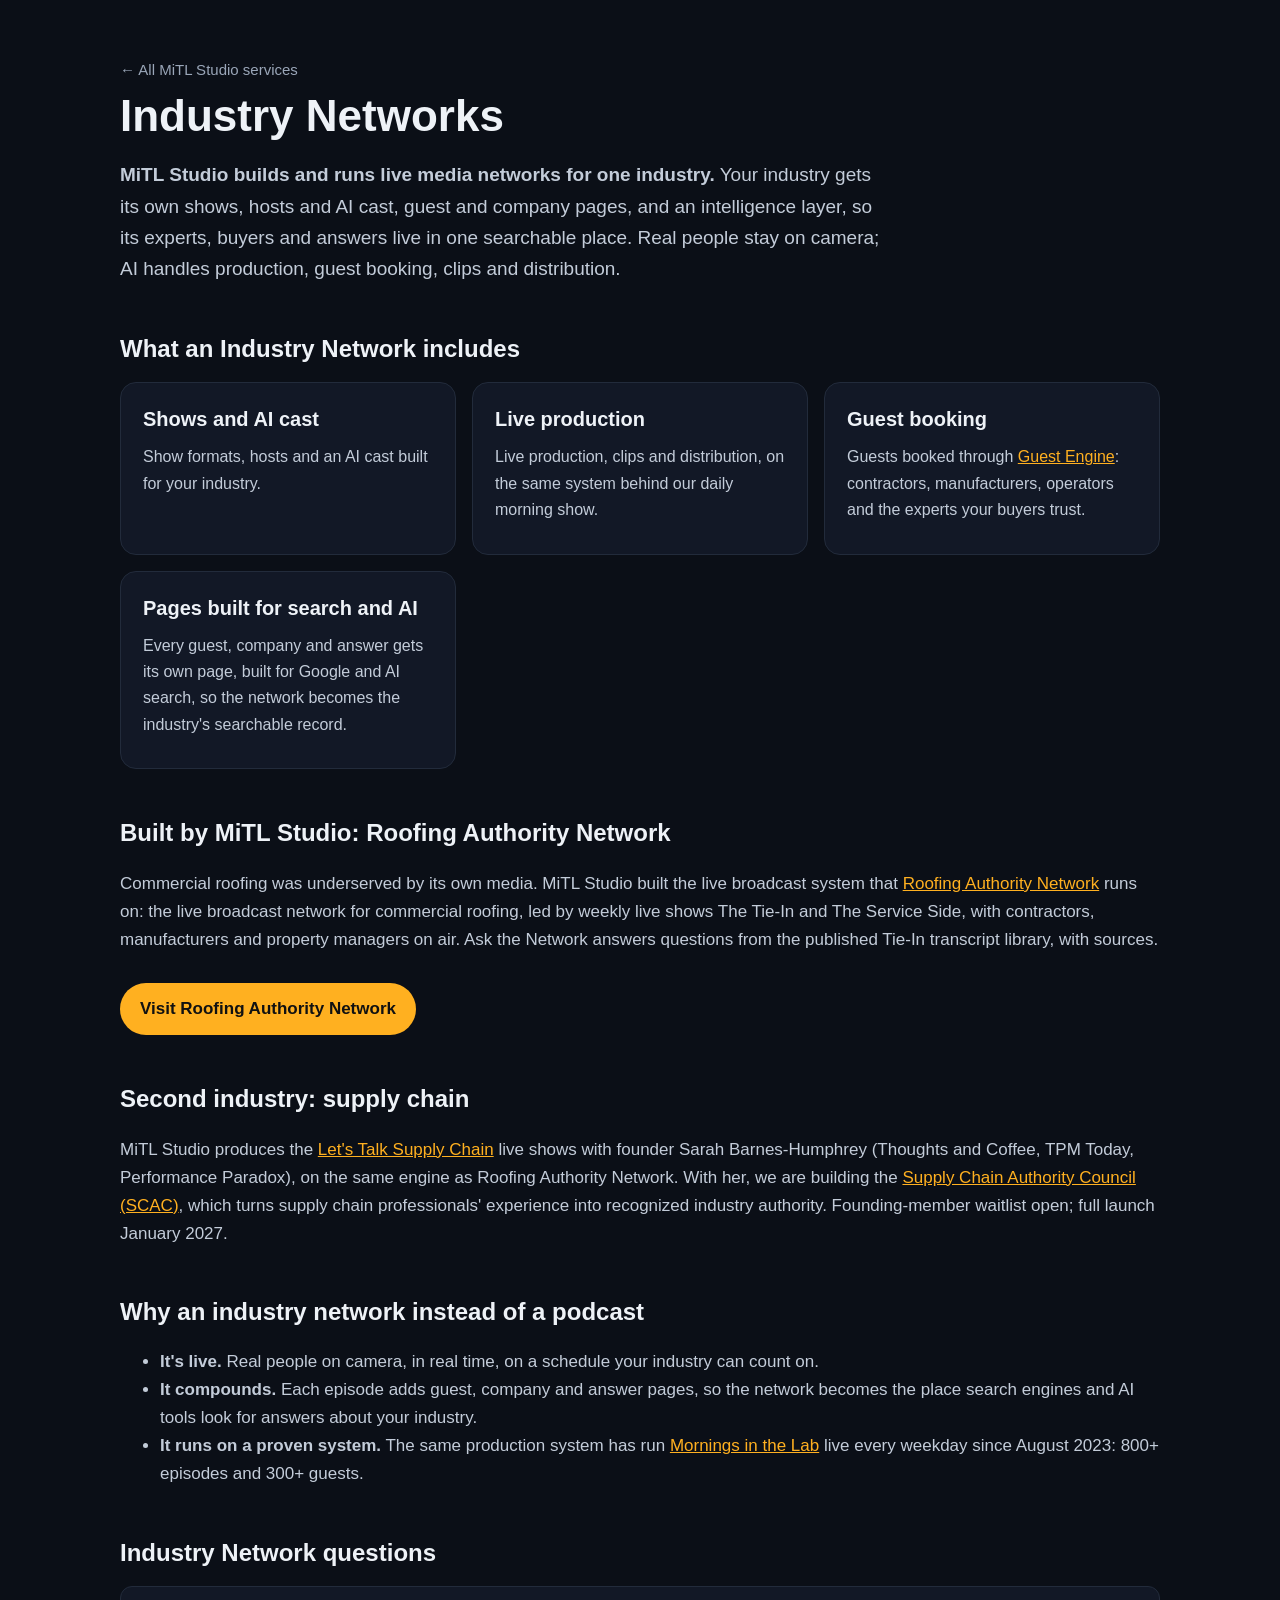
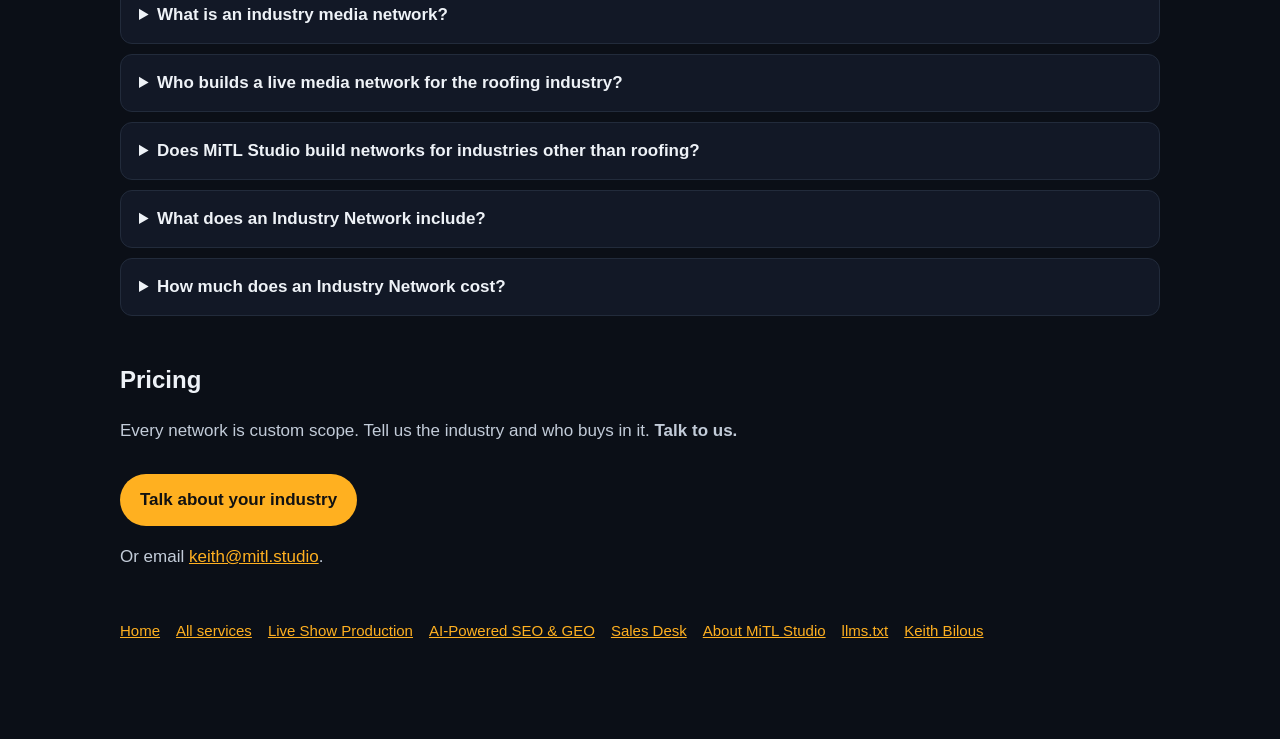
<file: services/industry-networks/index.html>
<!DOCTYPE html>
<html lang="en">
<head>
<meta charset="utf-8">
<meta name="viewport" content="width=device-width, initial-scale=1">
<title>Industry Networks: a live media network for your industry | MiTL Studio</title>
<meta name="description" content="MiTL Studio builds live media networks for one industry: shows, AI cast, guest and company pages. Built Roofing Authority Network. Custom scope. Talk to us.">
<link rel="canonical" href="https://mitl.studio/services/industry-networks">
<meta name="robots" content="index, follow, max-image-preview:large">
<meta property="og:type" content="website">
<meta property="og:site_name" content="MiTL Studio">
<meta property="og:url" content="https://mitl.studio/services/industry-networks">
<meta property="og:title" content="Industry Networks | MiTL Studio">
<meta property="og:description" content="MiTL Studio builds live media networks for one industry: shows, AI cast, guest and company pages. Built Roofing Authority Network. Custom scope. Talk to us.">
<meta property="og:image" content="https://mitl.studio/og-image.jpg">
<meta property="og:image:width" content="1200">
<meta property="og:image:height" content="630">
<meta name="twitter:card" content="summary_large_image">
<meta name="twitter:site" content="@keithbilous">
<meta name="twitter:title" content="Industry Networks | MiTL Studio">
<meta name="twitter:description" content="MiTL Studio builds live media networks for one industry: shows, AI cast, guest and company pages. Built Roofing Authority Network. Custom scope. Talk to us.">
<meta name="twitter:image" content="https://mitl.studio/og-image.jpg">
<link rel="alternate" type="text/plain" href="/llms.txt" title="llms.txt">
<script type="application/ld+json">
{
 "@context": "https://schema.org",
 "@graph": [
  {
   "@type": "WebPage",
   "@id": "https://mitl.studio/services/industry-networks#webpage",
   "url": "https://mitl.studio/services/industry-networks",
   "name": "Industry Networks",
   "inLanguage": "en",
   "isPartOf": {
    "@id": "https://mitl.studio/#website"
   },
   "about": {
    "@id": "https://mitl.studio/services/industry-networks#service"
   },
   "publisher": {
    "@id": "https://mitl.studio/#organization"
   },
   "breadcrumb": {
    "@id": "https://mitl.studio/services/industry-networks#breadcrumb"
   }
  },
  {
   "@type": "BreadcrumbList",
   "@id": "https://mitl.studio/services/industry-networks#breadcrumb",
   "itemListElement": [
    {
     "@type": "ListItem",
     "position": 1,
     "name": "MiTL Studio",
     "item": "https://mitl.studio/"
    },
    {
     "@type": "ListItem",
     "position": 2,
     "name": "Services",
     "item": "https://mitl.studio/services"
    },
    {
     "@type": "ListItem",
     "position": 3,
     "name": "Industry Networks",
     "item": "https://mitl.studio/services/industry-networks"
    }
   ]
  },
  {
   "@type": "FAQPage",
   "@id": "https://mitl.studio/services/industry-networks#faq",
   "isPartOf": {
    "@id": "https://mitl.studio/services/industry-networks#webpage"
   },
   "mainEntity": [
    {
     "@type": "Question",
     "name": "What is an industry media network?",
     "acceptedAnswer": {
      "@type": "Answer",
      "text": "An industry media network is a live media network for one industry: its own shows, hosts and AI cast, guest and company pages, and an intelligence layer, so the industry's experts, buyers and answers live in one searchable place."
     }
    },
    {
     "@type": "Question",
     "name": "Who builds a live media network for the roofing industry?",
     "acceptedAnswer": {
      "@type": "Answer",
      "text": "MiTL Studio built the live broadcast system behind Roofing Authority Network, the live broadcast network for commercial roofing, home of The Tie-In and The Service Side. MiTL Studio builds Industry Networks for other industries on the same system."
     }
    },
    {
     "@type": "Question",
     "name": "Does MiTL Studio build networks for industries other than roofing?",
     "acceptedAnswer": {
      "@type": "Answer",
      "text": "Yes. MiTL Studio produces the Let's Talk Supply Chain live shows with founder Sarah Barnes-Humphrey and is building the Supply Chain Authority Council (SCAC) with her. The SCAC founding-member waitlist is open, with full launch in January 2027."
     }
    },
    {
     "@type": "Question",
     "name": "What does an Industry Network include?",
     "acceptedAnswer": {
      "@type": "Answer",
      "text": "Show formats, hosts and an AI cast; live production, clips and distribution; guest booking through Guest Engine; and guest, company and answer pages built for Google and AI search."
     }
    },
    {
     "@type": "Question",
     "name": "How much does an Industry Network cost?",
     "acceptedAnswer": {
      "@type": "Answer",
      "text": "Each Industry Network is custom scope, set on a call with Keith Bilous. Book at ro.am/keith or email keith@mitl.studio."
     }
    }
   ]
  },
  {
   "@type": "Service",
   "@id": "https://mitl.studio/services/industry-networks#service",
   "name": "Industry Networks",
   "serviceType": "Industry media network and B2B live show production",
   "description": "A live media network for one industry: shows, AI cast, guest and company pages and an intelligence layer, built and run by MiTL Studio. Flagship: Roofing Authority Network. Custom scope.",
   "url": "https://mitl.studio/services/industry-networks",
   "provider": {
    "@id": "https://mitl.studio/#organization"
   },
   "areaServed": "Worldwide",
   "subjectOf": [
    {
     "@type": "WebSite",
     "name": "Roofing Authority Network",
     "url": "https://www.roofingauthority.network/"
    },
    {
     "@type": "WebSite",
     "name": "Let's Talk Supply Chain",
     "url": "https://letstalksupplychain.com/"
    }
   ],
   "offers": {
    "@type": "Offer",
    "description": "Custom scope. Book a call.",
    "url": "https://ro.am/keith"
   }
  }
 ]
}
</script>
<style>
body{margin:0;background:#0b0f17;color:#eef2f7;font:17px/1.65 -apple-system,BlinkMacSystemFont,"Segoe UI",Inter,Roboto,Helvetica,Arial,sans-serif}
.wrap{max-width:1040px;margin:0 auto;padding:56px 24px 80px}a{color:#ffb020}
h1{font-size:44px;line-height:1.1;margin:8px 0 16px}h2{font-size:24px;margin:44px 0 14px}p,li{color:#c3ccd9}
.lede{max-width:760px;font-size:19px}
.grid{display:grid;grid-template-columns:repeat(auto-fill,minmax(290px,1fr));gap:16px}
.card{background:#121826;border:1px solid #222b3b;border-radius:16px;padding:20px 22px}
.card h3{margin:0 0 8px;font-size:20px}.card h3 a{color:#eef2f7;text-decoration:none}.card p{margin:0 0 10px;font-size:16px}
.price{color:#eef2f7!important;font-weight:600}.more{font-size:15px;font-weight:600;text-decoration:none}
.btn{display:inline-block;background:#ffb020;color:#111;font-weight:700;text-decoration:none;padding:12px 20px;border-radius:999px;margin-top:12px}
.back{color:#9aa6b8;text-decoration:none;font-size:15px}
details{background:#121826;border:1px solid #222b3b;border-radius:12px;padding:14px 18px;margin:10px 0}summary{cursor:pointer;font-weight:600;color:#eef2f7}details p{margin:10px 0 0}ol li{margin-bottom:8px}
.foot{margin-top:48px;color:#9aa6b8;font-size:15px}.foot a{margin-right:16px}
</style>
</head>
<body>
<main class="wrap">
  <a class="back" href="/services">← All MiTL Studio services</a>
  <h1>Industry Networks</h1>
  <p class="lede"><strong>MiTL Studio builds and runs live media networks for one industry.</strong> Your industry gets its own shows, hosts and AI cast, guest and company pages, and an intelligence layer, so its experts, buyers and answers live in one searchable place. Real people stay on camera; AI handles production, guest booking, clips and distribution.</p>
  <h2>What an Industry Network includes</h2>
  <div class="grid">
    <article class="card"><h3>Shows and AI cast</h3><p>Show formats, hosts and an AI cast built for your industry.</p></article>
    <article class="card"><h3>Live production</h3><p>Live production, clips and distribution, on the same system behind our daily morning show.</p></article>
    <article class="card"><h3>Guest booking</h3><p>Guests booked through <a href="https://guestengine.live/">Guest Engine</a>: contractors, manufacturers, operators and the experts your buyers trust.</p></article>
    <article class="card"><h3>Pages built for search and AI</h3><p>Every guest, company and answer gets its own page, built for Google and AI search, so the network becomes the industry&#39;s searchable record.</p></article>
  </div>
  <h2>Built by MiTL Studio: Roofing Authority Network</h2>
  <p>Commercial roofing was underserved by its own media. MiTL Studio built the live broadcast system that <a href="https://www.roofingauthority.network/">Roofing Authority Network</a> runs on: the live broadcast network for commercial roofing, led by weekly live shows The Tie-In and The Service Side, with contractors, manufacturers and property managers on air. Ask the Network answers questions from the published Tie-In transcript library, with sources.</p>
  <a class="btn" href="https://www.roofingauthority.network/">Visit Roofing Authority Network</a>
  <h2>Second industry: supply chain</h2>
  <p>MiTL Studio produces the <a href="https://letstalksupplychain.com/">Let&#39;s Talk Supply Chain</a> live shows with founder Sarah Barnes-Humphrey (Thoughts and Coffee, TPM Today, Performance Paradox), on the same engine as Roofing Authority Network. With her, we are building the <a href="https://letstalksupplychain.com/scac">Supply Chain Authority Council (SCAC)</a>, which turns supply chain professionals&#39; experience into recognized industry authority. Founding-member waitlist open; full launch January 2027.</p>
  <h2>Why an industry network instead of a podcast</h2>
  <ul>
    <li><strong>It&#39;s live.</strong> Real people on camera, in real time, on a schedule your industry can count on.</li>
    <li><strong>It compounds.</strong> Each episode adds guest, company and answer pages, so the network becomes the place search engines and AI tools look for answers about your industry.</li>
    <li><strong>It runs on a proven system.</strong> The same production system has run <a href="https://mornings.live/">Mornings in the Lab</a> live every weekday since August 2023: 800+ episodes and 300+ guests.</li>
  </ul>
  <h2>Industry Network questions</h2>
  <details><summary>What is an industry media network?</summary><p>An industry media network is a live media network for one industry: its own shows, hosts and AI cast, guest and company pages, and an intelligence layer, so the industry&#39;s experts, buyers and answers live in one searchable place.</p></details>
  <details><summary>Who builds a live media network for the roofing industry?</summary><p>MiTL Studio built the live broadcast system behind Roofing Authority Network, the live broadcast network for commercial roofing, home of The Tie-In and The Service Side. MiTL Studio builds Industry Networks for other industries on the same system.</p></details>
  <details><summary>Does MiTL Studio build networks for industries other than roofing?</summary><p>Yes. MiTL Studio produces the Let&#39;s Talk Supply Chain live shows with founder Sarah Barnes-Humphrey and is building the Supply Chain Authority Council (SCAC) with her. The SCAC founding-member waitlist is open, with full launch in January 2027.</p></details>
  <details><summary>What does an Industry Network include?</summary><p>Show formats, hosts and an AI cast; live production, clips and distribution; guest booking through Guest Engine; and guest, company and answer pages built for Google and AI search.</p></details>
  <details><summary>How much does an Industry Network cost?</summary><p>Each Industry Network is custom scope, set on a call with Keith Bilous. Book at ro.am/keith or email keith@mitl.studio.</p></details>
  <h2>Pricing</h2>
  <p>Every network is custom scope. Tell us the industry and who buys in it. <strong>Talk to us.</strong></p>
  <a class="btn" href="https://ro.am/keith">Talk about your industry</a>
  <p>Or email <a href="mailto:keith@mitl.studio">keith@mitl.studio</a>.</p>
  <p class="foot"><a href="/">Home</a><a href="/services">All services</a><a href="/services/live-show-production">Live Show Production</a><a href="/services/ai-seo-geo">AI-Powered SEO &amp; GEO</a><a href="/services/sales-desk">Sales Desk</a><a href="/about">About MiTL Studio</a><a href="/llms.txt">llms.txt</a><a href="https://keithbilous.com/">Keith Bilous</a></p>
</main>
</body>
</html>
</file>
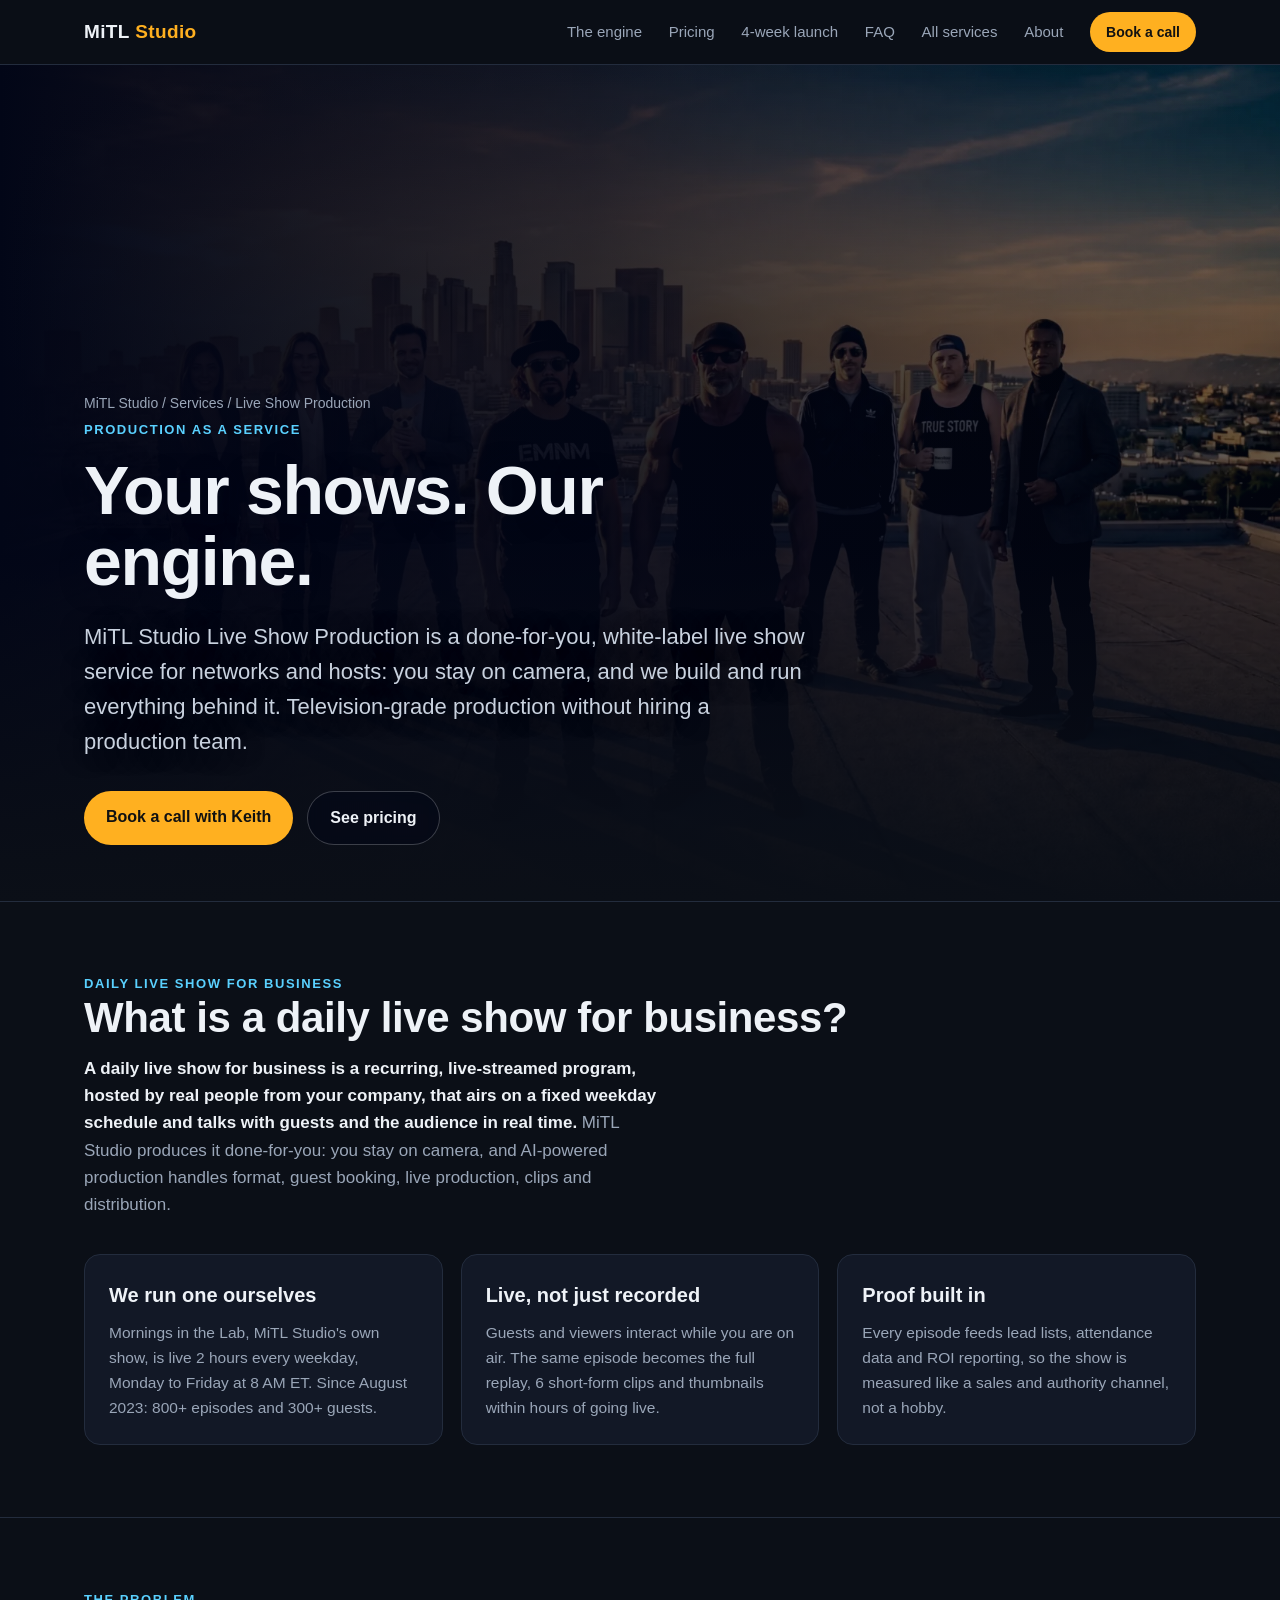
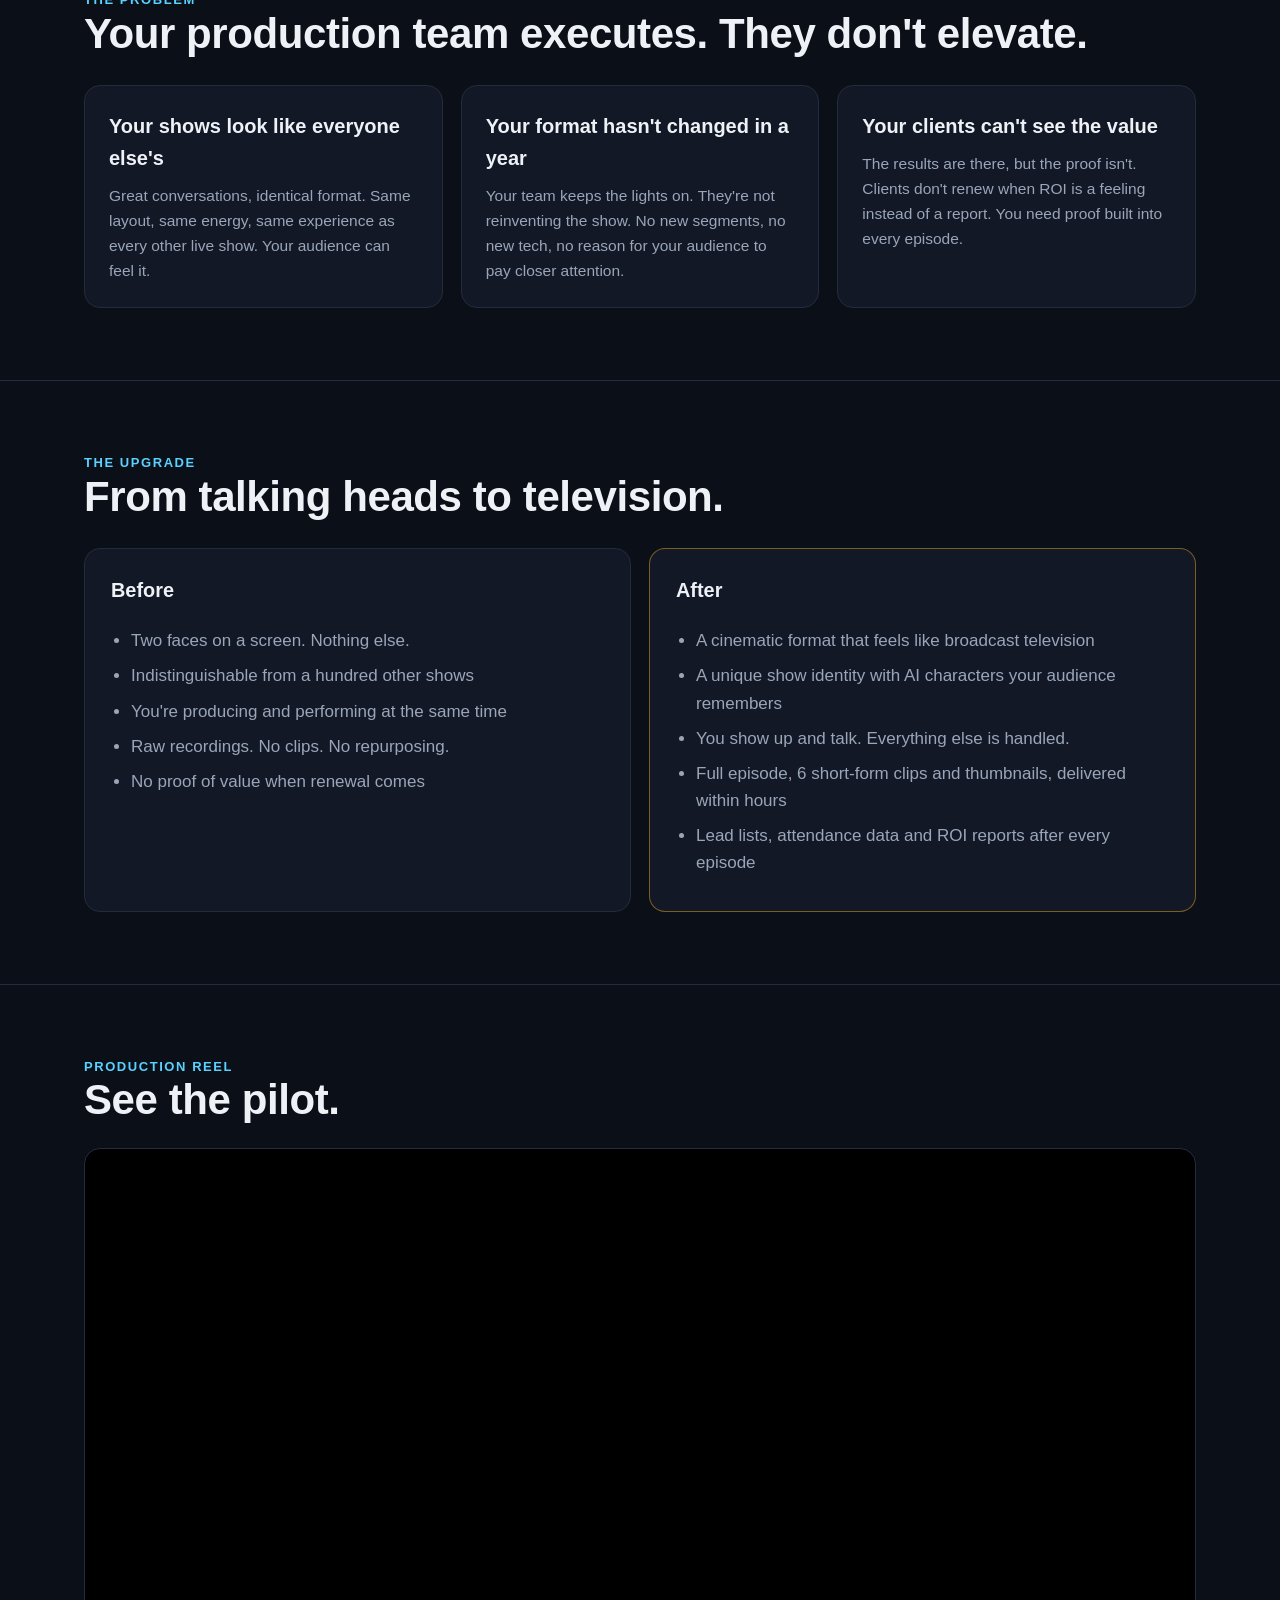
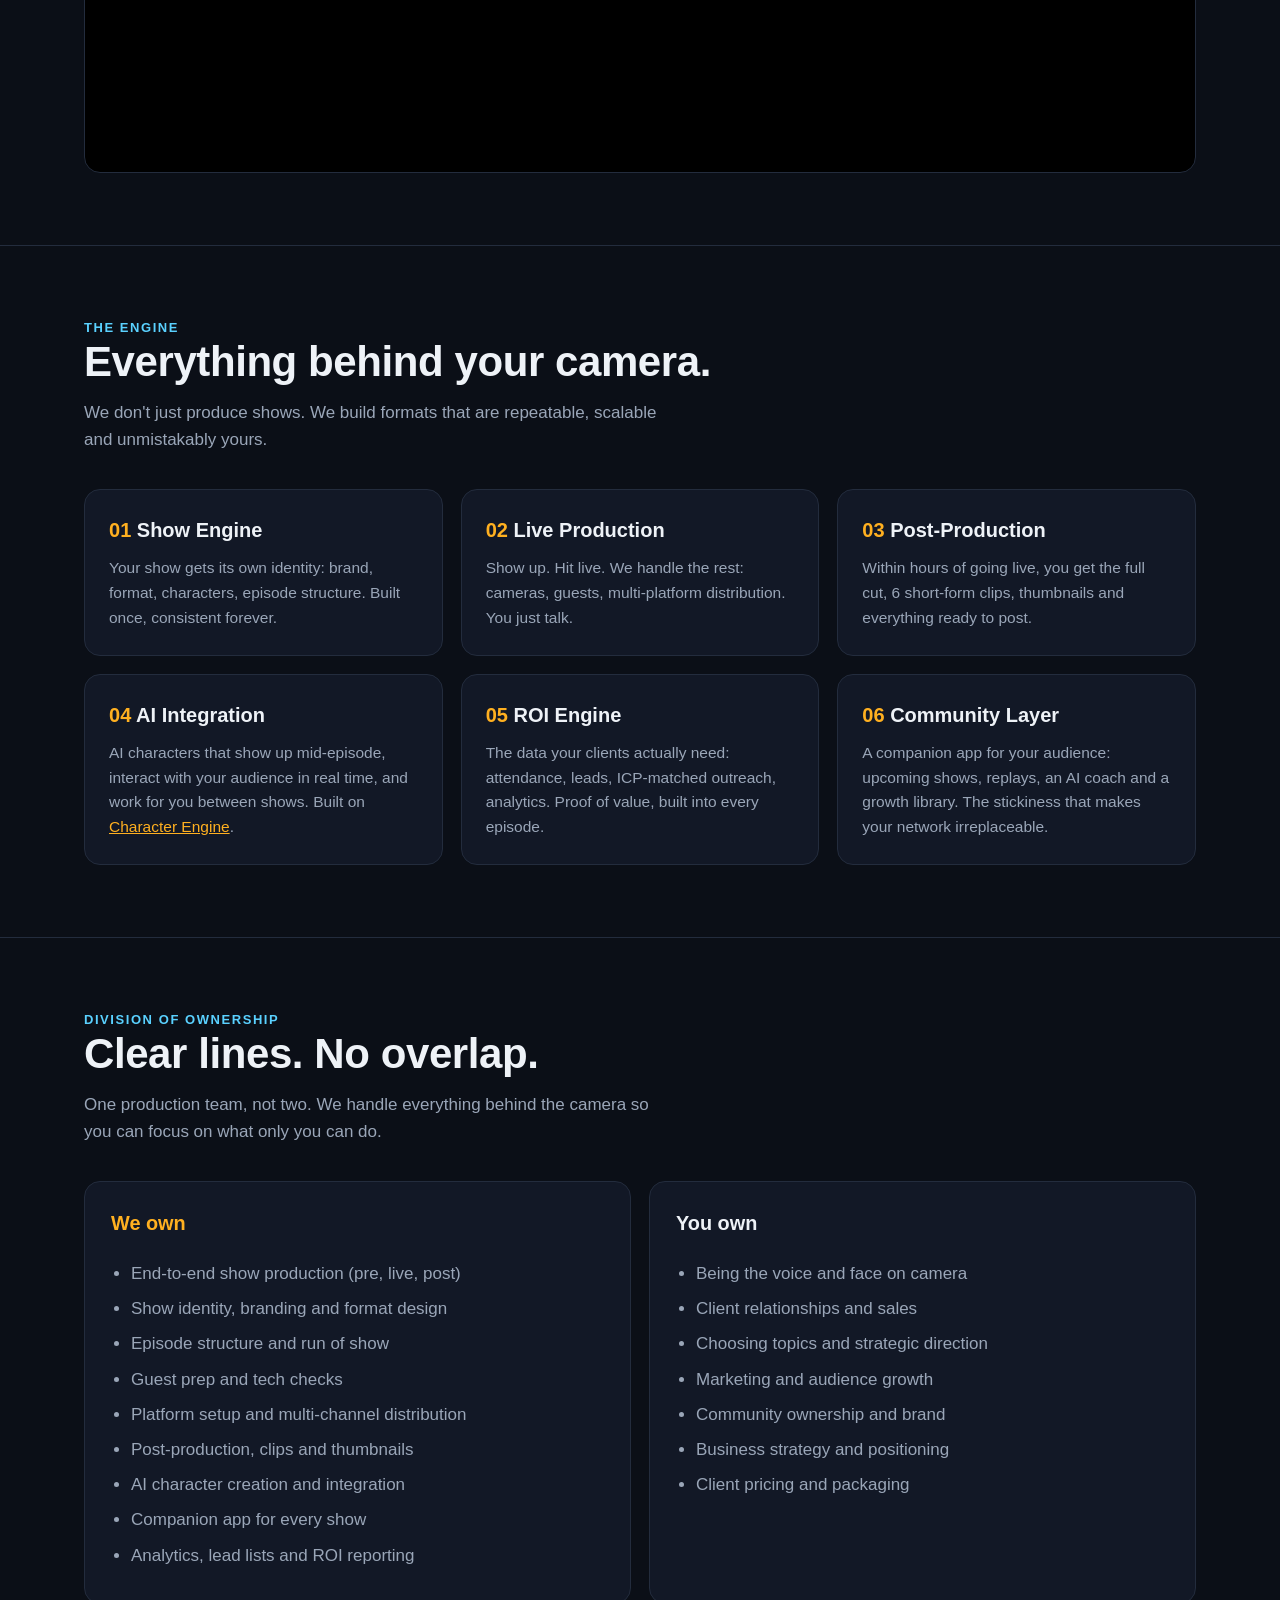
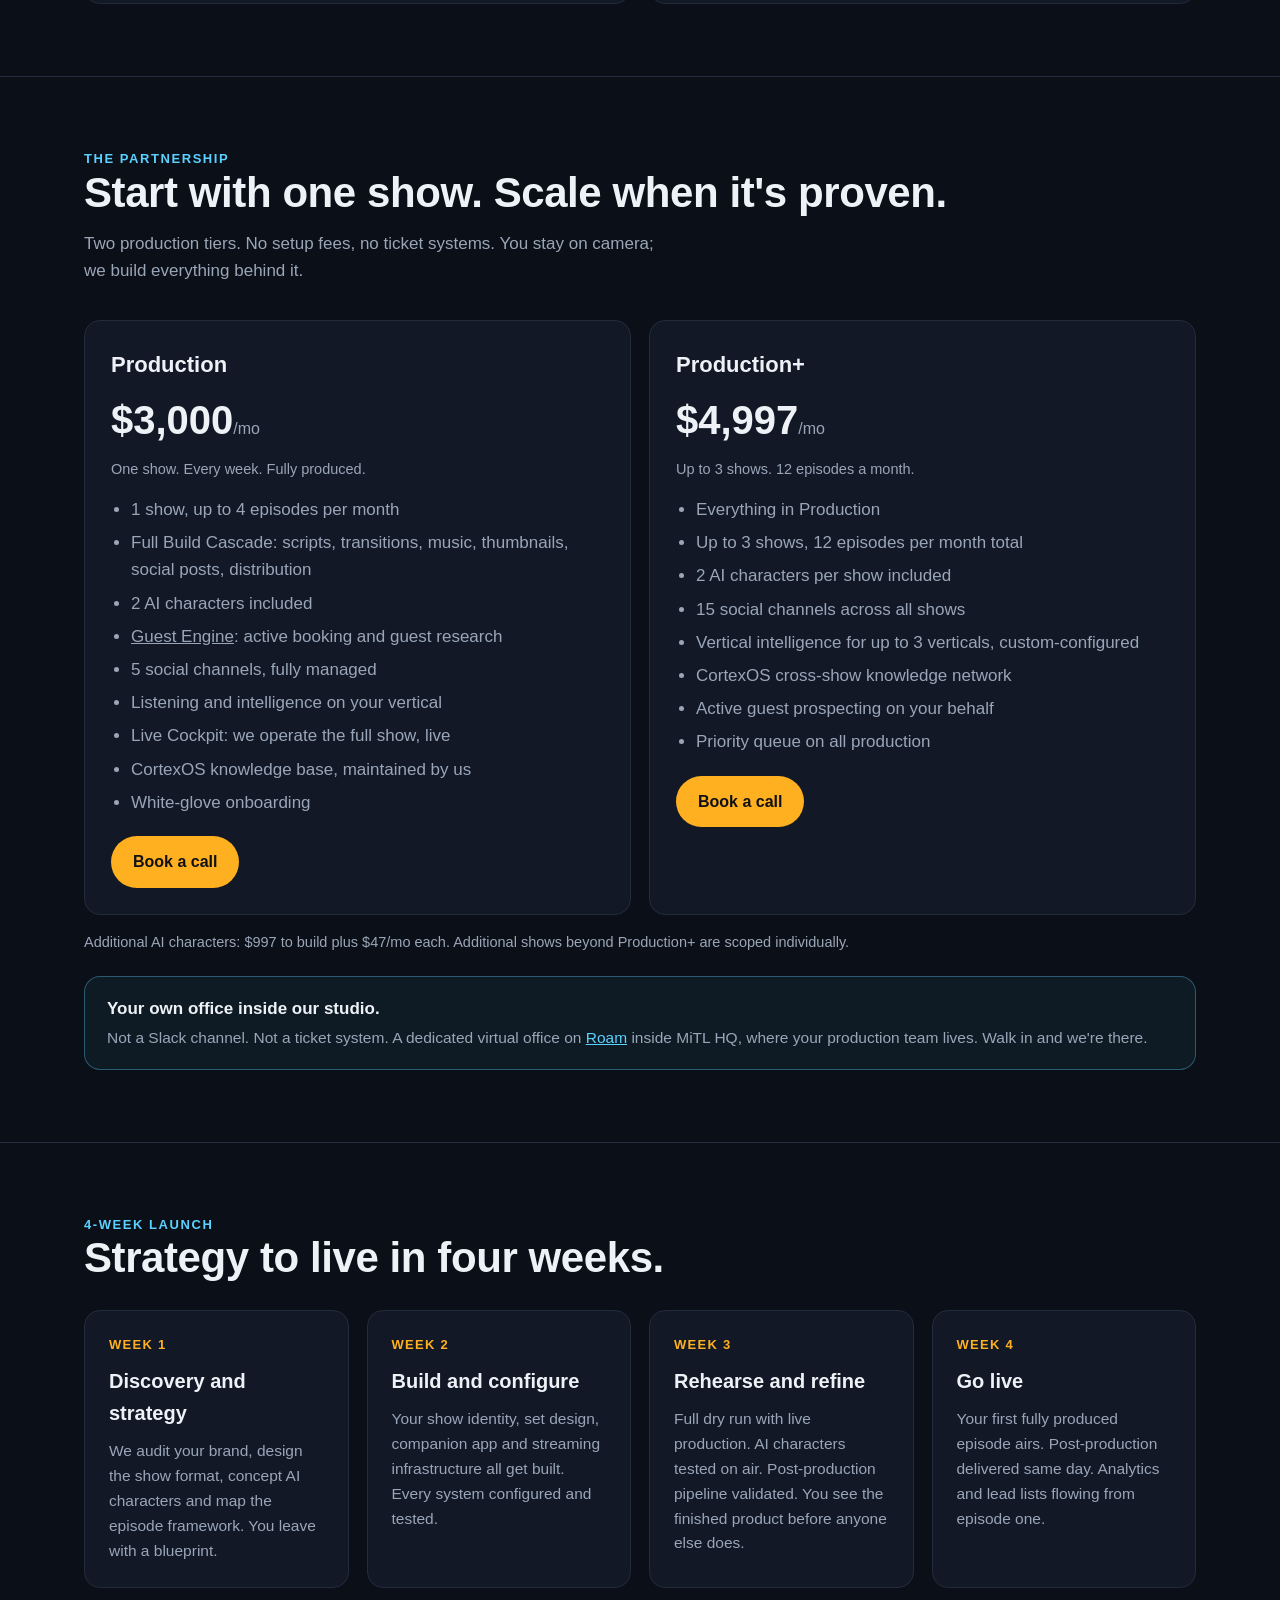
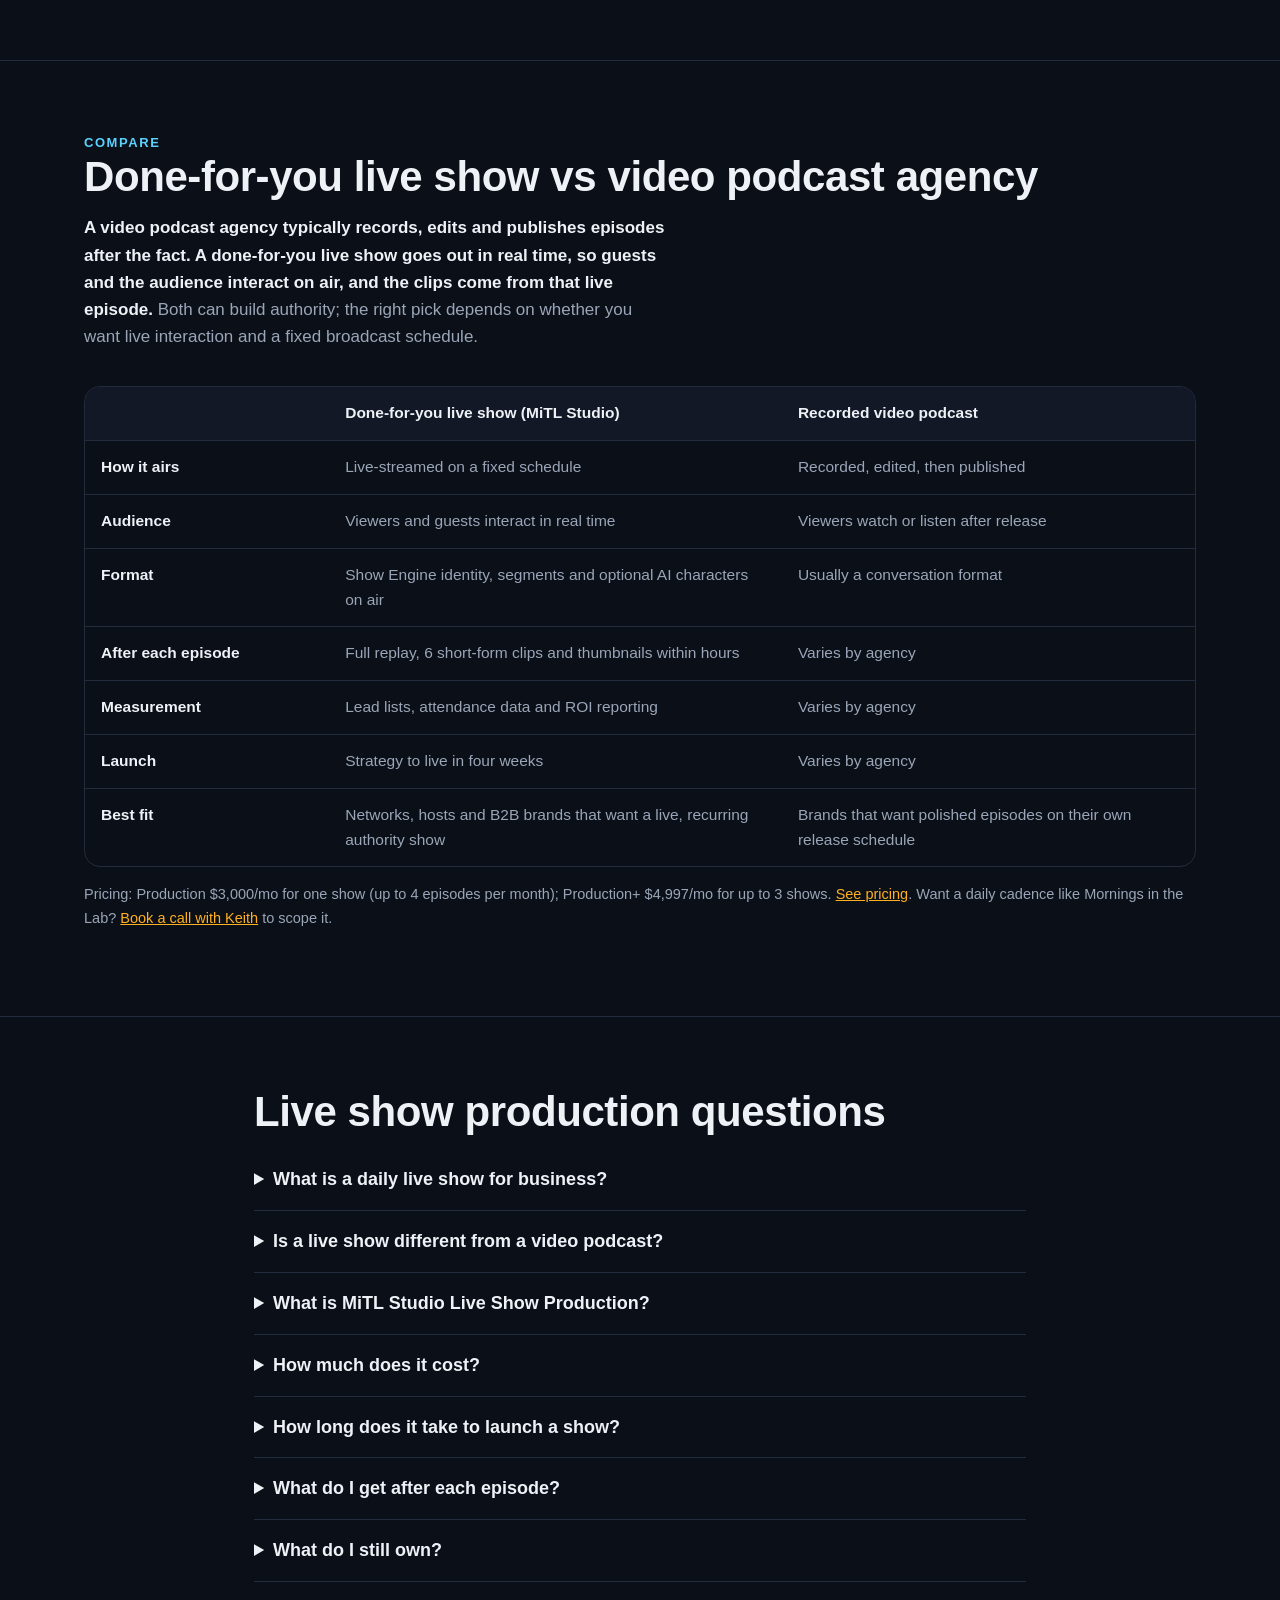
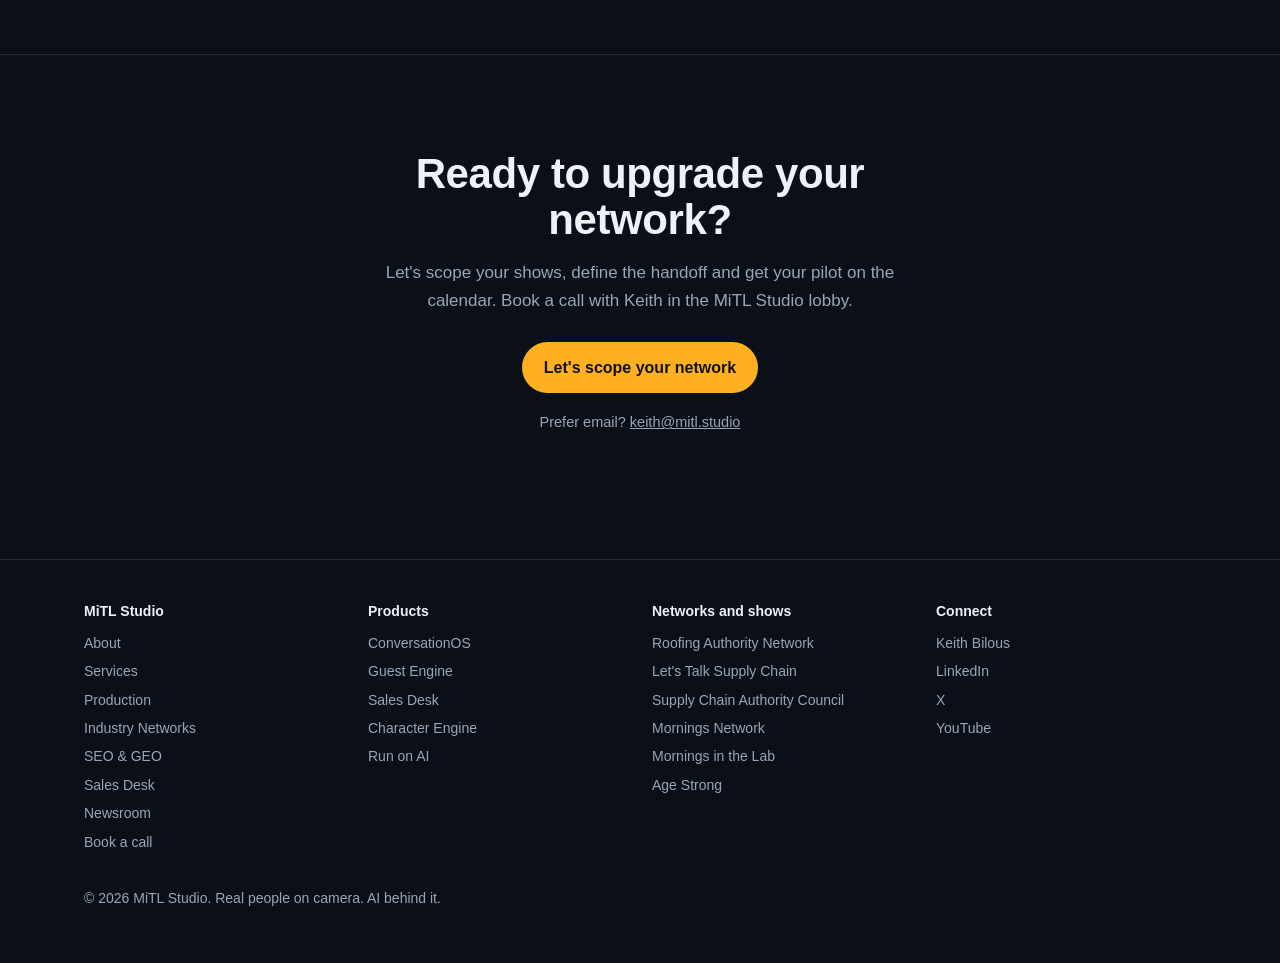
<file: services/live-show-production/index.html>
<!DOCTYPE html>
<html lang="en">
<head>
<meta charset="utf-8">
<meta name="viewport" content="width=device-width, initial-scale=1">
<title>Live Show Production: done-for-you live shows | MiTL Studio</title>
<meta name="description" content="MiTL Studio's live show production: you stay on camera, we produce everything behind it. Production $3,000/mo for one show; Production+ $4,997/mo for up to 3 shows.">
<link rel="canonical" href="https://mitl.studio/services/live-show-production">
<meta name="robots" content="index, follow, max-image-preview:large">
<meta property="og:type" content="website">
<meta property="og:site_name" content="MiTL Studio">
<meta property="og:url" content="https://mitl.studio/services/live-show-production">
<meta property="og:title" content="Live Show Production by MiTL Studio">
<meta property="og:description" content="Your shows, produced. You stay on camera; we build everything behind it. From $3,000/mo, no setup fees.">
<meta property="og:image" content="https://mitl.studio/assets/production/og-live-show-production.jpg">
<meta property="og:image:width" content="1200">
<meta property="og:image:height" content="630">
<meta name="twitter:card" content="summary_large_image">
<meta name="twitter:site" content="@keithbilous">
<meta name="twitter:title" content="Live Show Production by MiTL Studio">
<meta name="twitter:description" content="Your shows, produced. You stay on camera; we build everything behind it. From $3,000/mo, no setup fees.">
<meta name="twitter:image" content="https://mitl.studio/assets/production/og-live-show-production.jpg">
<link rel="alternate" type="text/plain" href="/llms.txt" title="llms.txt">
<link rel="icon" href="/favicon.ico" sizes="any">
<link rel="icon" type="image/png" sizes="32x32" href="/favicon-32x32.png">
<link rel="icon" type="image/png" sizes="16x16" href="/favicon-16x16.png">
<link rel="apple-touch-icon" sizes="180x180" href="/apple-touch-icon.png">
<script type="application/ld+json">
{
  "@context": "https://schema.org",
  "@graph": [
    {
      "@type": "WebPage",
      "@id": "https://mitl.studio/services/live-show-production#webpage",
      "url": "https://mitl.studio/services/live-show-production",
      "name": "Live Show Production: done-for-you live shows | MiTL Studio",
      "description": "MiTL Studio's live show production: you stay on camera, we produce everything behind it. Production $3,000/mo for one show; Production+ $4,997/mo for up to 3 shows.",
      "inLanguage": "en",
      "isPartOf": {
        "@id": "https://mitl.studio/#website"
      },
      "about": {
        "@id": "https://mitl.studio/services/live-show-production#service"
      },
      "mainEntity": {
        "@id": "https://mitl.studio/services/live-show-production#service"
      },
      "breadcrumb": {
        "@id": "https://mitl.studio/services/live-show-production#breadcrumb"
      },
      "primaryImageOfPage": "https://mitl.studio/assets/production/mitl-rooftop-cast.jpg",
      "dateModified": "2026-11-27"
    },
    {
      "@type": "BreadcrumbList",
      "@id": "https://mitl.studio/services/live-show-production#breadcrumb",
      "itemListElement": [
        {
          "@type": "ListItem",
          "position": 1,
          "name": "MiTL Studio",
          "item": "https://mitl.studio/"
        },
        {
          "@type": "ListItem",
          "position": 2,
          "name": "Services",
          "item": "https://mitl.studio/services"
        },
        {
          "@type": "ListItem",
          "position": 3,
          "name": "Live Show Production",
          "item": "https://mitl.studio/services/live-show-production"
        }
      ]
    },
    {
      "@type": "Service",
      "@id": "https://mitl.studio/services/live-show-production#service",
      "name": "Live Show Production",
      "alternateName": "MiTL Production Services",
      "serviceType": "Live show production",
      "url": "https://mitl.studio/services/live-show-production",
      "description": "White-label, done-for-you live show production for networks and hosts. You stay on camera; MiTL Studio handles show identity and format, live production, post-production (full episode, 6 short-form clips and thumbnails within hours), AI characters, multi-platform distribution and ROI reporting.",
      "provider": {
        "@id": "https://mitl.studio/#organization"
      },
      "offers": [
        {
          "@type": "Offer",
          "name": "Production: one show, up to 4 episodes per month",
          "url": "https://mitl.studio/services/live-show-production#pricing",
          "priceSpecification": {
            "@type": "UnitPriceSpecification",
            "price": "3000",
            "priceCurrency": "USD",
            "unitText": "MONTH"
          }
        },
        {
          "@type": "Offer",
          "name": "Production+: up to 3 shows, 12 episodes per month",
          "url": "https://mitl.studio/services/live-show-production#pricing",
          "priceSpecification": {
            "@type": "UnitPriceSpecification",
            "price": "4997",
            "priceCurrency": "USD",
            "unitText": "MONTH"
          }
        }
      ]
    },
    {
      "@type": "FAQPage",
      "@id": "https://mitl.studio/services/live-show-production#faq",
      "mainEntity": [
        {
          "@type": "Question",
          "name": "What is a daily live show for business?",
          "acceptedAnswer": {
            "@type": "Answer",
            "text": "A recurring, live-streamed program, hosted by real people from your company, that airs on a fixed weekday schedule and talks with guests and the audience in real time. MiTL Studio produces it done-for-you, and runs its own: Mornings in the Lab is live 2 hours every weekday, Monday to Friday at 8 AM ET, with 800+ episodes and 300+ guests since August 2023."
          }
        },
        {
          "@type": "Question",
          "name": "Is a live show different from a video podcast?",
          "acceptedAnswer": {
            "@type": "Answer",
            "text": "Yes. A video podcast is typically recorded, edited and published later. A live show goes out in real time, so guests and viewers interact on air, and MiTL Studio turns that episode into the full replay, 6 short-form clips and thumbnails within hours of going live."
          }
        },
        {
          "@type": "Question",
          "name": "What is MiTL Studio Live Show Production?",
          "acceptedAnswer": {
            "@type": "Answer",
            "text": "A done-for-you, white-label live show production service for networks and hosts. You stay on camera; MiTL Studio builds and runs everything behind it: show format, live production, post-production, AI characters, distribution and ROI reporting."
          }
        },
        {
          "@type": "Question",
          "name": "How much does it cost?",
          "acceptedAnswer": {
            "@type": "Answer",
            "text": "Production is $3,000/mo for one show with up to 4 episodes per month. Production+ is $4,997/mo for up to 3 shows and 12 episodes per month in total. There are no setup fees. Additional AI characters are $997 to build plus $47/mo each, and additional shows beyond Production+ are scoped individually."
          }
        },
        {
          "@type": "Question",
          "name": "How long does it take to launch a show?",
          "acceptedAnswer": {
            "@type": "Answer",
            "text": "Four weeks: discovery and strategy in week 1, build and configure in week 2, rehearsal and refinement in week 3, and your first fully produced episode goes live in week 4."
          }
        },
        {
          "@type": "Question",
          "name": "What do I get after each episode?",
          "acceptedAnswer": {
            "@type": "Answer",
            "text": "The full episode, 6 short-form clips and thumbnails, delivered within hours of going live, plus lead lists, attendance data and ROI reporting."
          }
        },
        {
          "@type": "Question",
          "name": "What do I still own?",
          "acceptedAnswer": {
            "@type": "Answer",
            "text": "Being the voice and face on camera, client relationships and sales, topics and strategic direction, marketing and audience growth, your community and brand, business strategy and positioning, and your own client pricing and packaging."
          }
        }
      ]
    }
  ]
}
</script>
<style>
:root{--bg:#0b0f17;--panel:#121826;--line:#232c3d;--text:#eef2f7;--muted:#9aa6b8;--accent:#ffb020;--accent2:#5ad1ff;--radius:16px}
*{box-sizing:border-box}html{scroll-behavior:smooth}
body{margin:0;background:var(--bg);color:var(--text);font:17px/1.6 -apple-system,BlinkMacSystemFont,"Segoe UI",Inter,Roboto,Helvetica,Arial,sans-serif;-webkit-font-smoothing:antialiased}
a{color:inherit}
.wrap{max-width:1160px;margin:0 auto;padding:0 24px}
header.top{position:sticky;top:0;z-index:10;background:rgba(11,15,23,.85);backdrop-filter:blur(10px);border-bottom:1px solid var(--line)}
header.top .wrap{display:flex;align-items:center;justify-content:space-between;height:64px;gap:16px}
.logo{font-weight:800;letter-spacing:.02em;text-decoration:none;font-size:19px}.logo span{color:var(--accent)}
nav a{color:var(--muted);text-decoration:none;margin-left:22px;font-size:15px}nav a:hover{color:var(--text)}
.btn{display:inline-block;background:var(--accent);color:#111;font-weight:700;text-decoration:none;padding:13px 22px;border-radius:999px;font-size:16px}
.btn.ghost{background:transparent;color:var(--text);border:1px solid var(--line)}
.btn.sm{padding:9px 16px;font-size:14px}
.hero{position:relative;overflow:hidden;background:#020617;border-top:0;padding:0;min-height:min(calc(100vh - 64px),900px);display:flex;align-items:flex-end}
.hero-media{position:absolute;inset:0;z-index:0;pointer-events:none;user-select:none}
.hero-media picture,.hero-media img{position:absolute;inset:0;width:100%;height:100%}
.hero-media img{object-fit:cover;object-position:57% center;filter:brightness(.78) contrast(1.08) saturate(.88)}
.hero-fade-x{position:absolute;inset:0;background:linear-gradient(to right,#020617 0%,rgba(2,6,23,.72) 46%,rgba(2,6,23,.05) 100%)}
.hero-fade-y{position:absolute;inset:0;background:linear-gradient(to top,var(--bg) 0%,rgba(2,6,23,.58) 42%,rgba(2,6,23,.02) 100%)}
.hero-content{position:relative;z-index:2;padding-top:120px;padding-bottom:56px;width:100%}
.hero h1,.hero .lede{text-shadow:0 2px 24px rgba(2,6,23,.6)}
.hero .lede{color:#c9d2df}
.hero .btn.ghost{background:rgba(2,6,23,.45);backdrop-filter:blur(6px);border-color:rgba(255,255,255,.22)}
.hero .proof div{color:#aab4c4}
.eyebrow{color:var(--accent2);font-weight:700;text-transform:uppercase;letter-spacing:.12em;font-size:13px}
h1{font-size:clamp(38px,6vw,68px);line-height:1.04;margin:14px 0 22px;letter-spacing:-.02em;max-width:18ch}
.lede{font-size:clamp(18px,2.2vw,22px);color:var(--muted);max-width:60ch;margin:0 0 32px}
.cta-row{display:flex;gap:14px;flex-wrap:wrap}
.proof{display:grid;grid-template-columns:repeat(3,1fr);gap:16px;margin-top:56px}
.proof div{border-top:2px solid var(--accent);padding-top:14px;color:var(--muted);font-size:15px}.proof b{display:block;color:var(--text);font-size:17px;margin-bottom:4px}
section{padding:72px 0;border-top:1px solid var(--line)}
h2{font-size:clamp(28px,4vw,42px);line-height:1.1;margin:0 0 14px;letter-spacing:-.01em}
.sub{color:var(--muted);max-width:62ch;margin:0 0 36px}
.grid{display:grid;grid-template-columns:repeat(3,1fr);gap:18px}
.card{background:var(--panel);border:1px solid var(--line);border-radius:var(--radius);padding:24px;display:flex;flex-direction:column;gap:10px}
.card h3{margin:0;font-size:20px}.card .tag{font-size:12px;text-transform:uppercase;letter-spacing:.1em;color:var(--accent2);font-weight:700}
.card p{margin:0;color:var(--muted);font-size:15.5px}.card .price{color:var(--text);font-weight:700;font-size:15px;margin-top:auto;padding-top:8px}
.card a.more{color:var(--accent);font-weight:700;text-decoration:none;font-size:15px}
.card p.inuse{font-size:13px;line-height:1.45;color:var(--muted)}
.card.has-visual{padding:0 0 24px;overflow:hidden;height:100%}
.card.has-visual > :not(.card-visual){margin-left:24px;margin-right:24px}
.card-visual{margin:0;border:0;border-radius:0;background:transparent}
.card-visual picture{display:block;width:100%}
.card-visual img{display:block;width:100%;height:auto;aspect-ratio:4/3;object-fit:cover;object-position:center 40%;background:var(--panel)}
.card-visual.wide img{aspect-ratio:16/9;object-position:center 30%}
.card-visual figcaption{margin:0;padding:8px 24px 2px;color:var(--muted);font-size:12px;line-height:1.4}
.brand-pair-frames{display:grid;grid-template-columns:1fr;gap:4px}
.brand-pair-frames picture,.brand-pair-frames img{display:block;width:100%}
.group-label{color:var(--muted);text-transform:uppercase;letter-spacing:.12em;font-size:13px;margin:40px 0 14px;font-weight:700}
.case{display:grid;grid-template-columns:1.1fr .9fr;gap:32px;align-items:start}
.case ul{margin:0;padding-left:20px;color:var(--muted)}.case li{margin-bottom:10px}
.panel{background:var(--panel);border:1px solid var(--line);border-radius:var(--radius);padding:26px}
.tiers{display:grid;grid-template-columns:1fr 1fr;gap:18px}
.tier h3{margin:0 0 4px;font-size:22px}.tier .amt{font-size:40px;font-weight:800;margin:6px 0}.tier .amt small{font-size:16px;color:var(--muted);font-weight:500}
.tier ul{padding-left:20px;color:var(--muted);margin:14px 0 20px}.tier li{margin-bottom:6px}
.note{color:var(--muted);font-size:14.5px;margin-top:16px}
.steps{display:grid;grid-template-columns:repeat(3,1fr);gap:18px;counter-reset:s}
.steps .card h3:before{counter-increment:s;content:"0" counter(s) "  ";color:var(--accent)}
details{border-bottom:1px solid var(--line);padding:16px 0}summary{cursor:pointer;font-weight:700;font-size:18px}details p{color:var(--muted);margin:10px 0 0}
.final{text-align:center;padding:96px 0}.final h2{max-width:20ch;margin:0 auto 16px}.final p{color:var(--muted);margin:0 auto 28px;max-width:56ch}
footer{border-top:1px solid var(--line);padding:40px 0;color:var(--muted);font-size:14px}
footer .cols{display:grid;grid-template-columns:repeat(4,1fr);gap:24px}footer h4{color:var(--text);margin:0 0 10px;font-size:14px}
footer a{display:block;color:var(--muted);text-decoration:none;margin-bottom:6px}footer a:hover{color:var(--text)}
.stats{display:grid;grid-template-columns:repeat(3,1fr);gap:14px;margin:0 0 28px}
.stats div{border:1px solid var(--line);border-radius:14px;padding:16px 18px;background:var(--panel)}
.stats b{display:block;font-size:40px;line-height:1;font-weight:800;color:var(--accent);margin-bottom:8px}
.stats span{color:var(--muted);font-size:14.5px;line-height:1.4;display:block}
.proofline{color:var(--text);font-size:15px;margin:18px 0 0;line-height:1.6}.proofline span{display:block;color:var(--muted);text-transform:uppercase;letter-spacing:.1em;font-size:12px;font-weight:700;margin-bottom:2px}
@media (max-width:600px){.stats{grid-template-columns:1fr}.stats div{display:flex;align-items:center;gap:14px}.stats b{margin:0;font-size:32px;min-width:48px}}
.case2{margin-top:56px;padding-top:48px;border-top:1px solid var(--line)}
.outcome{margin-top:40px}.outcome-head{display:flex;align-items:baseline;gap:12px;margin-bottom:16px}
.outcome-head h3{margin:0;font-size:24px;letter-spacing:-.01em}.outcome-head .num{color:var(--accent);font-weight:800;font-size:14px;letter-spacing:.08em}
.engine-band{margin-top:40px;display:flex;justify-content:space-between;align-items:center;gap:24px;padding:16px 24px 16px 16px;border-radius:var(--radius);border:1px solid rgba(90,209,255,.35);background:linear-gradient(90deg,rgba(90,209,255,.08),rgba(255,176,32,.05))}
.engine-band h3{margin:4px 0 6px;font-size:22px}.engine-band p{margin:0;color:var(--muted);font-size:15.5px;max-width:60ch}
.engine-band .tag{font-size:12px;text-transform:uppercase;letter-spacing:.1em;color:var(--accent2);font-weight:700}
.engine-band .price{font-weight:700;font-size:15px;margin-bottom:4px}.engine-band a.more{color:var(--accent);font-weight:700;text-decoration:none;font-size:15px;white-space:nowrap}
.engine-cta{text-align:right;flex-shrink:0}
.engine-visual{flex:0 0 240px;margin:0;border:1px solid var(--line);border-radius:12px;overflow:hidden;background:var(--panel)}
.engine-visual picture{display:block;width:100%}
.engine-visual img{display:block;width:100%;height:auto;aspect-ratio:4/3;object-fit:cover;object-position:center 40%}
.engine-visual figcaption{margin:0;padding:6px 10px 8px;color:var(--muted);font-size:12px;line-height:1.35}
.engine-copy{flex:1;min-width:0}
.outcome.single .card{grid-column:span 2}@media (max-width:600px){.outcome.single .card{grid-column:auto}}
.outcome-pair{display:grid;grid-template-columns:1fr 1fr;gap:24px;margin-top:40px;align-items:stretch}
.outcome-pair .outcome{margin-top:0;display:flex;flex-direction:column}
.outcome-pair .grid{grid-template-columns:1fr;flex:1}
.outcome-pair .card{height:100%}
@media (max-width:900px){.outcome-pair{grid-template-columns:1fr}}
.grid.own{align-items:start}.grid.own .card{background:transparent;padding:18px 20px}.grid.own .card h3{font-size:17px}
.grid.own .card.has-visual{background:var(--panel);border:1px solid var(--line);padding:0 0 18px;overflow:hidden}
.grid.own .card.has-visual > :not(.card-visual){margin-left:20px;margin-right:20px}
.grid.own .card-visual figcaption{padding-left:20px;padding-right:20px}
.cast-head{display:flex;justify-content:space-between;align-items:flex-end;gap:24px}.cast-head .sub{margin-bottom:0}
.cast-works{margin:20px 0 28px}
.cast-works > h3{margin:0 0 12px;font-size:13px;text-transform:uppercase;letter-spacing:.12em;color:var(--muted);font-weight:700}
.cast-works-grid{display:grid;grid-template-columns:repeat(3,1fr);gap:16px 18px}
.cast-works-grid h4{margin:0 0 6px;font-size:16px;letter-spacing:-.01em}
.cast-works-grid p{margin:0;color:var(--muted);font-size:14.5px;line-height:1.45}
.cast-works-grid a{color:var(--accent);font-weight:700;text-decoration:none}
@media (max-width:600px){.cast-works-grid{grid-template-columns:1fr}}
.cast-head a.more{color:var(--accent);font-weight:700;text-decoration:none;white-space:nowrap;margin-bottom:32px}
.cast-row{list-style:none;margin:0;padding:0;display:grid;grid-template-columns:repeat(6,1fr);gap:14px}
.cast-card{position:relative;border-radius:14px;overflow:hidden;border:1px solid var(--line);background:var(--panel);aspect-ratio:3/4}
.cast-card img{position:absolute;inset:0;width:100%;height:100%;object-fit:cover;object-position:top}
.cast-card:after{content:"";position:absolute;inset:0;background:linear-gradient(to top,rgba(2,6,23,.97) 0%,rgba(2,6,23,.75) 34%,rgba(2,6,23,0) 62%)}
.cast-meta{position:absolute;left:0;right:0;bottom:0;padding:12px;z-index:1}
.cast-meta h3{margin:4px 0 2px;font-size:16px}.cast-meta p{margin:0;color:#c9d2df;font-size:12.5px;line-height:1.35}
.cast-role{display:block;line-height:1.25;font-size:10px;text-transform:uppercase;letter-spacing:.1em;color:var(--accent);font-weight:700}
@media (max-width:1000px){.cast-row{grid-template-columns:repeat(3,1fr)}}
@media (max-width:700px){.engine-band{flex-direction:column;align-items:stretch}.engine-cta{text-align:left}.engine-visual{flex:1 1 auto;width:100%}.cast-head{display:block}.cast-head a.more{display:inline-block;margin:0 0 20px}
.cast-row{display:flex;overflow-x:auto;scroll-snap-type:x mandatory;gap:12px;padding-bottom:8px}.cast-card{flex:0 0 62%;scroll-snap-align:start}}
@media (max-width:900px){.grid,.steps,.proof{grid-template-columns:1fr 1fr}.case,.tiers{grid-template-columns:1fr}footer .cols{grid-template-columns:1fr 1fr}nav a:not(.btn){display:none}}
@media (max-width:900px){.hero-media img{object-position:70% center;filter:brightness(.86) contrast(1.06) saturate(.92)}.hero-fade-x{display:none}.hero-fade-y{background:linear-gradient(to top,var(--bg) 0%,rgba(2,6,23,.80) 52%,rgba(2,6,23,.30) 100%)}.hero{min-height:0;align-items:stretch}}
@media (max-width:600px){.grid,.steps,.proof{grid-template-columns:1fr}.hero{display:block;min-height:0}.hero-media{position:relative;inset:auto;height:auto;aspect-ratio:16/10}.hero-media img{object-position:58% 35%;filter:brightness(.9) contrast(1.05) saturate(.95)}.hero-fade-x{display:none}.hero-fade-y{background:linear-gradient(to top,#020617 0%,rgba(2,6,23,.35) 22%,rgba(2,6,23,0) 45%)}.hero-content{padding-top:20px;padding-bottom:40px}.hero h1,.hero .lede{text-shadow:none}}

.scene{margin:0 0 18px;border-radius:var(--radius);overflow:hidden;border:1px solid var(--line);background:var(--panel)}
.scene picture{display:block;width:100%}.scene img{display:block;width:100%;height:auto;aspect-ratio:16/9;object-fit:cover;object-position:center 40%;background:var(--panel)}
.scene.workshop img{object-position:center 55%}
.scene figcaption{margin:0;padding:8px 12px 10px;color:var(--muted);font-size:12.5px;line-height:1.4}
.case>.scene{grid-column:1/-1;margin:0 0 10px}
@media (min-width:901px){.scene img{aspect-ratio:2.2/1}}
/* proof names strip */
.names{padding:18px 0;border-top:1px solid var(--line);border-bottom:1px solid var(--line);background:#0d1220;overflow:hidden}
.names-track{display:flex;width:max-content;animation:names-scroll 60s linear infinite}
.names:hover .names-track,.names:focus-within .names-track{animation-play-state:paused}
.names-set{display:flex;align-items:center;gap:22px;padding-right:22px;white-space:nowrap;list-style:none;margin:0}
.names-set li{display:flex;align-items:center;gap:22px;color:#d6dde8;font-weight:700;font-size:15px;letter-spacing:.01em}
.names-set li.own{color:var(--text);font-weight:800}
.names-set li.lbl{color:var(--muted);text-transform:uppercase;letter-spacing:.12em;font-size:11.5px;font-weight:700}
.names-set li.lbl:not(:first-child){margin-left:18px}
.names-set .dot{color:var(--accent);opacity:.7}
@keyframes names-scroll{from{transform:translateX(0)}to{transform:translateX(-50%)}}
@media (prefers-reduced-motion:reduce){.names{overflow-x:auto}.names-track{animation:none}.names-track .names-set[aria-hidden]{display:none}}
/* AI visibility check */
.aic-hero{margin-top:22px;max-width:760px;padding:16px 18px;border:1px solid rgba(90,209,255,.35);border-radius:14px;background:rgba(2,6,23,.55);backdrop-filter:blur(6px)}
.aic-hero p.aic-kicker{margin:0 0 10px;font-size:14.5px;color:#c9d2df}.aic-hero p.aic-kicker b{color:var(--text)}.aic-hero p.aic-kicker a{color:var(--accent2);text-decoration:none;white-space:nowrap}
.aic-form{display:flex;gap:10px;flex-wrap:wrap;align-items:stretch}
.aic-form input[type=text],.aic-form input[type=email]{flex:1 1 200px;min-width:0;background:#0b0f17;border:1px solid var(--line);color:var(--text);border-radius:999px;padding:12px 18px;font:inherit;font-size:15px}
.aic-form input:focus{outline:2px solid var(--accent2);outline-offset:1px;border-color:transparent}
.aic-form button{border:0;cursor:pointer;font:inherit;font-size:15px}
.aic-form .hp{position:absolute!important;left:-9999px!important;width:1px;height:1px;overflow:hidden}
.aic-status{flex-basis:100%;margin:2px 0 0;font-size:14px;color:var(--muted);min-height:0}.aic-status:empty{display:none}
.aic-status.ok{color:#7ee2a8}.aic-status.err{color:#ffb4a8}.aic-status a{color:var(--accent)}
.sr-only{position:absolute;width:1px;height:1px;padding:0;margin:-1px;overflow:hidden;clip:rect(0,0,0,0);white-space:nowrap;border:0}
#ai-check .aic-grid{display:grid;grid-template-columns:repeat(3,1fr);gap:18px;margin-bottom:28px}
#ai-check .aic-box{max-width:760px}
@media (max-width:900px){#ai-check .aic-grid{grid-template-columns:1fr}}
@media (max-width:600px){.aic-form button{width:100%}.aic-hero{padding:14px}}

.crumbs{font-size:14px;color:var(--muted);margin:0 0 6px}.crumbs a{color:var(--muted);text-decoration:none}.crumbs a:hover{color:var(--text)}
.compare{display:grid;grid-template-columns:1fr 1fr;gap:18px}
.compare ul,.own2 ul{margin:0;padding-left:20px;color:var(--muted)}.compare li,.own2 li{margin-bottom:8px}
.compare .after{border-color:rgba(255,176,32,.45)}
.own2{display:grid;grid-template-columns:1fr 1fr;gap:18px}
.reel{position:relative;width:100%;aspect-ratio:16/9;border-radius:var(--radius);overflow:hidden;border:1px solid var(--line);background:#000}
.reel iframe{position:absolute;inset:0;width:100%;height:100%;border:0}
.weeks{display:grid;grid-template-columns:repeat(4,1fr);gap:18px}
.weeks .wk{color:var(--accent);font-weight:800;font-size:13px;letter-spacing:.1em}
.callout{margin-top:22px;border:1px solid rgba(90,209,255,.35);background:rgba(90,209,255,.06);border-radius:var(--radius);padding:18px 22px}
.callout b{display:block;margin-bottom:4px}.callout p{margin:0;color:var(--muted);font-size:15.5px}.callout a{color:var(--accent2)}
.faq{max-width:820px}
@media (max-width:900px){.weeks{grid-template-columns:1fr 1fr}.compare,.own2{grid-template-columns:1fr}}
@media (max-width:600px){.weeks{grid-template-columns:1fr}}
.cmp-wrap{overflow-x:auto;border:1px solid var(--line);border-radius:var(--radius)}.cmp{width:100%;border-collapse:collapse;font-size:15.5px;min-width:620px}.cmp th,.cmp td{padding:14px 16px;border-bottom:1px solid var(--line);text-align:left;vertical-align:top}.cmp thead th{background:var(--panel);color:var(--text)}.cmp tbody th{color:var(--text);font-weight:700;width:22%}.cmp td{color:var(--muted)}.cmp tbody tr:last-child th,.cmp tbody tr:last-child td{border-bottom:0}.answer b{color:var(--text);font-weight:600}
</style>
</head>
<body>
<header class="top">
  <div class="wrap">
    <a class="logo" href="/">MiTL <span>Studio</span></a>
    <nav>
      <a href="#engine">The engine</a>
      <a href="#pricing">Pricing</a>
      <a href="#launch">4-week launch</a>
      <a href="#faq">FAQ</a>
      <a href="/services">All services</a>
      <a href="/about">About</a>
      <a class="btn sm" href="https://ro.am/keith">Book a call</a>
    </nav>
  </div>
</header>

<main>
<section class="hero" aria-labelledby="hero-title">
  <div class="hero-media">
    <picture>
      <source srcset="/assets/production/mitl-rooftop-cast.webp" type="image/webp">
      <img src="/assets/production/mitl-rooftop-cast.jpg" width="1935" height="1080" fetchpriority="high" alt="The MiTL Studio cast standing on a city rooftop at sunset">
    </picture>
    <div class="hero-fade-x"></div><div class="hero-fade-y"></div>
  </div>
  <div class="wrap hero-content">
    <p class="crumbs"><a href="/">MiTL Studio</a> / <a href="/#products">Services</a> / Live Show Production</p>
    <div class="eyebrow">Production as a service</div>
    <h1 id="hero-title">Your shows. Our engine.</h1>
    <p class="lede">MiTL Studio Live Show Production is a done-for-you, white-label live show service for networks and hosts: you stay on camera, and we build and run everything behind it. Television-grade production without hiring a production team.</p>
    <div class="cta-row">
      <a class="btn" href="https://ro.am/keith">Book a call with Keith</a>
      <a class="btn ghost" href="#pricing">See pricing</a>
    </div>
  </div>
</section>


<section id="daily-live-show" aria-labelledby="daily-title">
  <div class="wrap">
    <div class="eyebrow">Daily live show for business</div>
    <h2 id="daily-title">What is a daily live show for business?</h2>
    <p class="sub answer"><b>A daily live show for business is a recurring, live-streamed program, hosted by real people from your company, that airs on a fixed weekday schedule and talks with guests and the audience in real time.</b> MiTL Studio produces it done-for-you: you stay on camera, and AI-powered production handles format, guest booking, live production, clips and distribution.</p>
    <div class="grid cols3">
      <div class="card"><h3>We run one ourselves</h3><p>Mornings in the Lab, MiTL Studio's own show, is live 2 hours every weekday, Monday to Friday at 8 AM ET. Since August 2023: 800+ episodes and 300+ guests.</p></div>
      <div class="card"><h3>Live, not just recorded</h3><p>Guests and viewers interact while you are on air. The same episode becomes the full replay, 6 short-form clips and thumbnails within hours of going live.</p></div>
      <div class="card"><h3>Proof built in</h3><p>Every episode feeds lead lists, attendance data and ROI reporting, so the show is measured like a sales and authority channel, not a hobby.</p></div>
    </div>
  </div>
</section>

<section id="problem">
  <div class="wrap">
    <div class="eyebrow">The problem</div>
    <h2>Your production team executes. They don't elevate.</h2>
    <div class="grid" style="margin-top:28px">
      <div class="card"><h3>Your shows look like everyone else's</h3><p>Great conversations, identical format. Same layout, same energy, same experience as every other live show. Your audience can feel it.</p></div>
      <div class="card"><h3>Your format hasn't changed in a year</h3><p>Your team keeps the lights on. They're not reinventing the show. No new segments, no new tech, no reason for your audience to pay closer attention.</p></div>
      <div class="card"><h3>Your clients can't see the value</h3><p>The results are there, but the proof isn't. Clients don't renew when ROI is a feeling instead of a report. You need proof built into every episode.</p></div>
    </div>
  </div>
</section>

<section id="upgrade">
  <div class="wrap">
    <div class="eyebrow">The upgrade</div>
    <h2>From talking heads to television.</h2>
    <div class="compare" style="margin-top:28px">
      <div class="panel"><h3 style="margin-top:0">Before</h3><ul>
        <li>Two faces on a screen. Nothing else.</li>
        <li>Indistinguishable from a hundred other shows</li>
        <li>You're producing and performing at the same time</li>
        <li>Raw recordings. No clips. No repurposing.</li>
        <li>No proof of value when renewal comes</li></ul></div>
      <div class="panel after"><h3 style="margin-top:0">After</h3><ul>
        <li>A cinematic format that feels like broadcast television</li>
        <li>A unique show identity with AI characters your audience remembers</li>
        <li>You show up and talk. Everything else is handled.</li>
        <li>Full episode, 6 short-form clips and thumbnails, delivered within hours</li>
        <li>Lead lists, attendance data and ROI reports after every episode</li></ul></div>
    </div>
  </div>
</section>

<section id="reel">
  <div class="wrap">
    <div class="eyebrow">Production reel</div>
    <h2>See the pilot.</h2>
    <div class="reel" style="margin-top:24px">
      <iframe src="https://www.youtube-nocookie.com/embed/kHx6T6bsZlc?rel=0&amp;modestbranding=1" title="MiTL Studio Production Reel" loading="lazy" allow="accelerometer; clipboard-write; encrypted-media; gyroscope; picture-in-picture" allowfullscreen></iframe>
    </div>
  </div>
</section>

<section id="engine">
  <div class="wrap">
    <div class="eyebrow">The engine</div>
    <h2>Everything behind your camera.</h2>
    <p class="sub">We don't just produce shows. We build formats that are repeatable, scalable and unmistakably yours.</p>
    <div class="steps">
      <div class="card"><h3>Show Engine</h3><p>Your show gets its own identity: brand, format, characters, episode structure. Built once, consistent forever.</p></div>
      <div class="card"><h3>Live Production</h3><p>Show up. Hit live. We handle the rest: cameras, guests, multi-platform distribution. You just talk.</p></div>
      <div class="card"><h3>Post-Production</h3><p>Within hours of going live, you get the full cut, 6 short-form clips, thumbnails and everything ready to post.</p></div>
      <div class="card"><h3>AI Integration</h3><p>AI characters that show up mid-episode, interact with your audience in real time, and work for you between shows. Built on <a href="https://characterengine.live/" style="color:var(--accent)">Character Engine</a>.</p></div>
      <div class="card"><h3>ROI Engine</h3><p>The data your clients actually need: attendance, leads, ICP-matched outreach, analytics. Proof of value, built into every episode.</p></div>
      <div class="card"><h3>Community Layer</h3><p>A companion app for your audience: upcoming shows, replays, an AI coach and a growth library. The stickiness that makes your network irreplaceable.</p></div>
    </div>
  </div>
</section>

<section id="ownership">
  <div class="wrap">
    <div class="eyebrow">Division of ownership</div>
    <h2>Clear lines. No overlap.</h2>
    <p class="sub">One production team, not two. We handle everything behind the camera so you can focus on what only you can do.</p>
    <div class="own2">
      <div class="panel"><h3 style="margin-top:0;color:var(--accent)">We own</h3><ul>
        <li>End-to-end show production (pre, live, post)</li>
        <li>Show identity, branding and format design</li>
        <li>Episode structure and run of show</li>
        <li>Guest prep and tech checks</li>
        <li>Platform setup and multi-channel distribution</li>
        <li>Post-production, clips and thumbnails</li>
        <li>AI character creation and integration</li>
        <li>Companion app for every show</li>
        <li>Analytics, lead lists and ROI reporting</li></ul></div>
      <div class="panel"><h3 style="margin-top:0">You own</h3><ul>
        <li>Being the voice and face on camera</li>
        <li>Client relationships and sales</li>
        <li>Choosing topics and strategic direction</li>
        <li>Marketing and audience growth</li>
        <li>Community ownership and brand</li>
        <li>Business strategy and positioning</li>
        <li>Client pricing and packaging</li></ul></div>
    </div>
  </div>
</section>

<section id="pricing">
  <div class="wrap">
    <div class="eyebrow">The partnership</div>
    <h2>Start with one show. Scale when it's proven.</h2>
    <p class="sub">Two production tiers. No setup fees, no ticket systems. You stay on camera; we build everything behind it.</p>
    <div class="tiers">
      <div class="panel tier">
        <h3>Production</h3>
        <div class="amt">$3,000<small>/mo</small></div>
        <p class="note" style="margin-top:0">One show. Every week. Fully produced.</p>
        <ul>
          <li>1 show, up to 4 episodes per month</li>
          <li>Full Build Cascade: scripts, transitions, music, thumbnails, social posts, distribution</li>
          <li>2 AI characters included</li>
          <li><a href="https://guestengine.live/" style="color:inherit">Guest Engine</a>: active booking and guest research</li>
          <li>5 social channels, fully managed</li>
          <li>Listening and intelligence on your vertical</li>
          <li>Live Cockpit: we operate the full show, live</li>
          <li>CortexOS knowledge base, maintained by us</li>
          <li>White-glove onboarding</li>
        </ul>
        <a class="btn" href="https://ro.am/keith">Book a call</a>
      </div>
      <div class="panel tier">
        <h3>Production+</h3>
        <div class="amt">$4,997<small>/mo</small></div>
        <p class="note" style="margin-top:0">Up to 3 shows. 12 episodes a month.</p>
        <ul>
          <li>Everything in Production</li>
          <li>Up to 3 shows, 12 episodes per month total</li>
          <li>2 AI characters per show included</li>
          <li>15 social channels across all shows</li>
          <li>Vertical intelligence for up to 3 verticals, custom-configured</li>
          <li>CortexOS cross-show knowledge network</li>
          <li>Active guest prospecting on your behalf</li>
          <li>Priority queue on all production</li>
        </ul>
        <a class="btn" href="https://ro.am/keith">Book a call</a>
      </div>
    </div>
    <p class="note">Additional AI characters: $997 to build plus $47/mo each. Additional shows beyond Production+ are scoped individually.</p>
    <div class="callout"><b>Your own office inside our studio.</b><p>Not a Slack channel. Not a ticket system. A dedicated virtual office on <a href="https://ro.am">Roam</a> inside MiTL HQ, where your production team lives. Walk in and we're there.</p></div>
  </div>
</section>

<section id="launch">
  <div class="wrap">
    <div class="eyebrow">4-week launch</div>
    <h2>Strategy to live in four weeks.</h2>
    <div class="weeks" style="margin-top:28px">
      <div class="card"><div class="wk">WEEK 1</div><h3>Discovery and strategy</h3><p>We audit your brand, design the show format, concept AI characters and map the episode framework. You leave with a blueprint.</p></div>
      <div class="card"><div class="wk">WEEK 2</div><h3>Build and configure</h3><p>Your show identity, set design, companion app and streaming infrastructure all get built. Every system configured and tested.</p></div>
      <div class="card"><div class="wk">WEEK 3</div><h3>Rehearse and refine</h3><p>Full dry run with live production. AI characters tested on air. Post-production pipeline validated. You see the finished product before anyone else does.</p></div>
      <div class="card"><div class="wk">WEEK 4</div><h3>Go live</h3><p>Your first fully produced episode airs. Post-production delivered same day. Analytics and lead lists flowing from episode one.</p></div>
    </div>
  </div>
</section>


<section id="compare" aria-labelledby="compare-title">
  <div class="wrap">
    <div class="eyebrow">Compare</div>
    <h2 id="compare-title">Done-for-you live show vs video podcast agency</h2>
    <p class="sub answer"><b>A video podcast agency typically records, edits and publishes episodes after the fact. A done-for-you live show goes out in real time, so guests and the audience interact on air, and the clips come from that live episode.</b> Both can build authority; the right pick depends on whether you want live interaction and a fixed broadcast schedule.</p>
    <div class="cmp-wrap">
    <table class="cmp">
      <thead><tr><th scope="col"></th><th scope="col">Done-for-you live show (MiTL Studio)</th><th scope="col">Recorded video podcast</th></tr></thead>
      <tbody>
        <tr><th scope="row">How it airs</th><td>Live-streamed on a fixed schedule</td><td>Recorded, edited, then published</td></tr>
        <tr><th scope="row">Audience</th><td>Viewers and guests interact in real time</td><td>Viewers watch or listen after release</td></tr>
        <tr><th scope="row">Format</th><td>Show Engine identity, segments and optional AI characters on air</td><td>Usually a conversation format</td></tr>
        <tr><th scope="row">After each episode</th><td>Full replay, 6 short-form clips and thumbnails within hours</td><td>Varies by agency</td></tr>
        <tr><th scope="row">Measurement</th><td>Lead lists, attendance data and ROI reporting</td><td>Varies by agency</td></tr>
        <tr><th scope="row">Launch</th><td>Strategy to live in four weeks</td><td>Varies by agency</td></tr>
        <tr><th scope="row">Best fit</th><td>Networks, hosts and B2B brands that want a live, recurring authority show</td><td>Brands that want polished episodes on their own release schedule</td></tr>
      </tbody>
    </table>
    </div>
    <p class="note" style="margin-top:16px">Pricing: Production $3,000/mo for one show (up to 4 episodes per month); Production+ $4,997/mo for up to 3 shows. <a href="#pricing" style="color:var(--accent)">See pricing</a>. Want a daily cadence like Mornings in the Lab? <a href="https://ro.am/keith" style="color:var(--accent)">Book a call with Keith</a> to scope it.</p>
  </div>
</section>

<section id="faq">
  <div class="wrap faq">
    <h2>Live show production questions</h2>
      <details><summary>What is a daily live show for business?</summary><p>A recurring, live-streamed program, hosted by real people from your company, that airs on a fixed weekday schedule and talks with guests and the audience in real time. MiTL Studio produces it done-for-you, and runs its own: Mornings in the Lab is live 2 hours every weekday, Monday to Friday at 8 AM ET, with 800+ episodes and 300+ guests since August 2023.</p></details>
      <details><summary>Is a live show different from a video podcast?</summary><p>Yes. A video podcast is typically recorded, edited and published later. A live show goes out in real time, so guests and viewers interact on air, and MiTL Studio turns that episode into the full replay, 6 short-form clips and thumbnails within hours of going live.</p></details>
      <details><summary>What is MiTL Studio Live Show Production?</summary><p>A done-for-you, white-label live show production service for networks and hosts. You stay on camera; MiTL Studio builds and runs everything behind it: show format, live production, post-production, AI characters, distribution and ROI reporting.</p></details>
      <details><summary>How much does it cost?</summary><p>Production is $3,000/mo for one show with up to 4 episodes per month. Production+ is $4,997/mo for up to 3 shows and 12 episodes per month in total. There are no setup fees. Additional AI characters are $997 to build plus $47/mo each, and additional shows beyond Production+ are scoped individually.</p></details>
      <details><summary>How long does it take to launch a show?</summary><p>Four weeks: discovery and strategy in week 1, build and configure in week 2, rehearsal and refinement in week 3, and your first fully produced episode goes live in week 4.</p></details>
      <details><summary>What do I get after each episode?</summary><p>The full episode, 6 short-form clips and thumbnails, delivered within hours of going live, plus lead lists, attendance data and ROI reporting.</p></details>
      <details><summary>What do I still own?</summary><p>Being the voice and face on camera, client relationships and sales, topics and strategic direction, marketing and audience growth, your community and brand, business strategy and positioning, and your own client pricing and packaging.</p></details>
  </div>
</section>

<section class="final">
  <div class="wrap">
    <h2>Ready to upgrade your network?</h2>
    <p>Let's scope your shows, define the handoff and get your pilot on the calendar. Book a call with Keith in the MiTL Studio lobby.</p>
    <a class="btn" href="https://ro.am/keith">Let's scope your network</a>
    <p class="note" style="margin-top:18px">Prefer email? <a href="mailto:keith@mitl.studio">keith@mitl.studio</a></p>
  </div>
</section>
</main>
<footer>
  <div class="wrap">
    <div class="cols">
      <div><h4>MiTL Studio</h4><a href="/about">About</a><a href="/services">Services</a><a href="/services/live-show-production">Production</a><a href="/services/industry-networks">Industry Networks</a><a href="/services/ai-seo-geo">SEO &amp; GEO</a><a href="/services/sales-desk">Sales Desk</a><a href="https://newsroom.mitl.studio/">Newsroom</a><a href="https://ro.am/keith">Book a call</a></div>
      <div><h4>Products</h4><a href="https://conversationos.live/">ConversationOS</a><a href="https://guestengine.live/">Guest Engine</a><a href="https://salesdesk.video/">Sales Desk</a><a href="https://characterengine.live/">Character Engine</a><a href="/#run-on-ai">Run on AI</a></div>
      <div><h4>Networks and shows</h4><a href="https://www.roofingauthority.network/">Roofing Authority Network</a><a href="https://letstalksupplychain.com/">Let's Talk Supply Chain</a><a href="https://letstalksupplychain.com/scac">Supply Chain Authority Council</a><a href="https://mornings.network/">Mornings Network</a><a href="https://mornings.live/">Mornings in the Lab</a><a href="https://agestrong.life/">Age Strong</a></div>
      <div><h4>Connect</h4><a href="https://keithbilous.com/">Keith Bilous</a><a href="https://www.linkedin.com/in/keithbilous">LinkedIn</a><a href="https://x.com/keithbilous">X</a><a href="https://www.youtube.com/@morningsinthelab">YouTube</a></div>
    </div>
    <p style="margin-top:28px">© 2026 MiTL Studio. Real people on camera. AI behind it.</p>
  </div>
</footer>
</body>
</html>
</file>
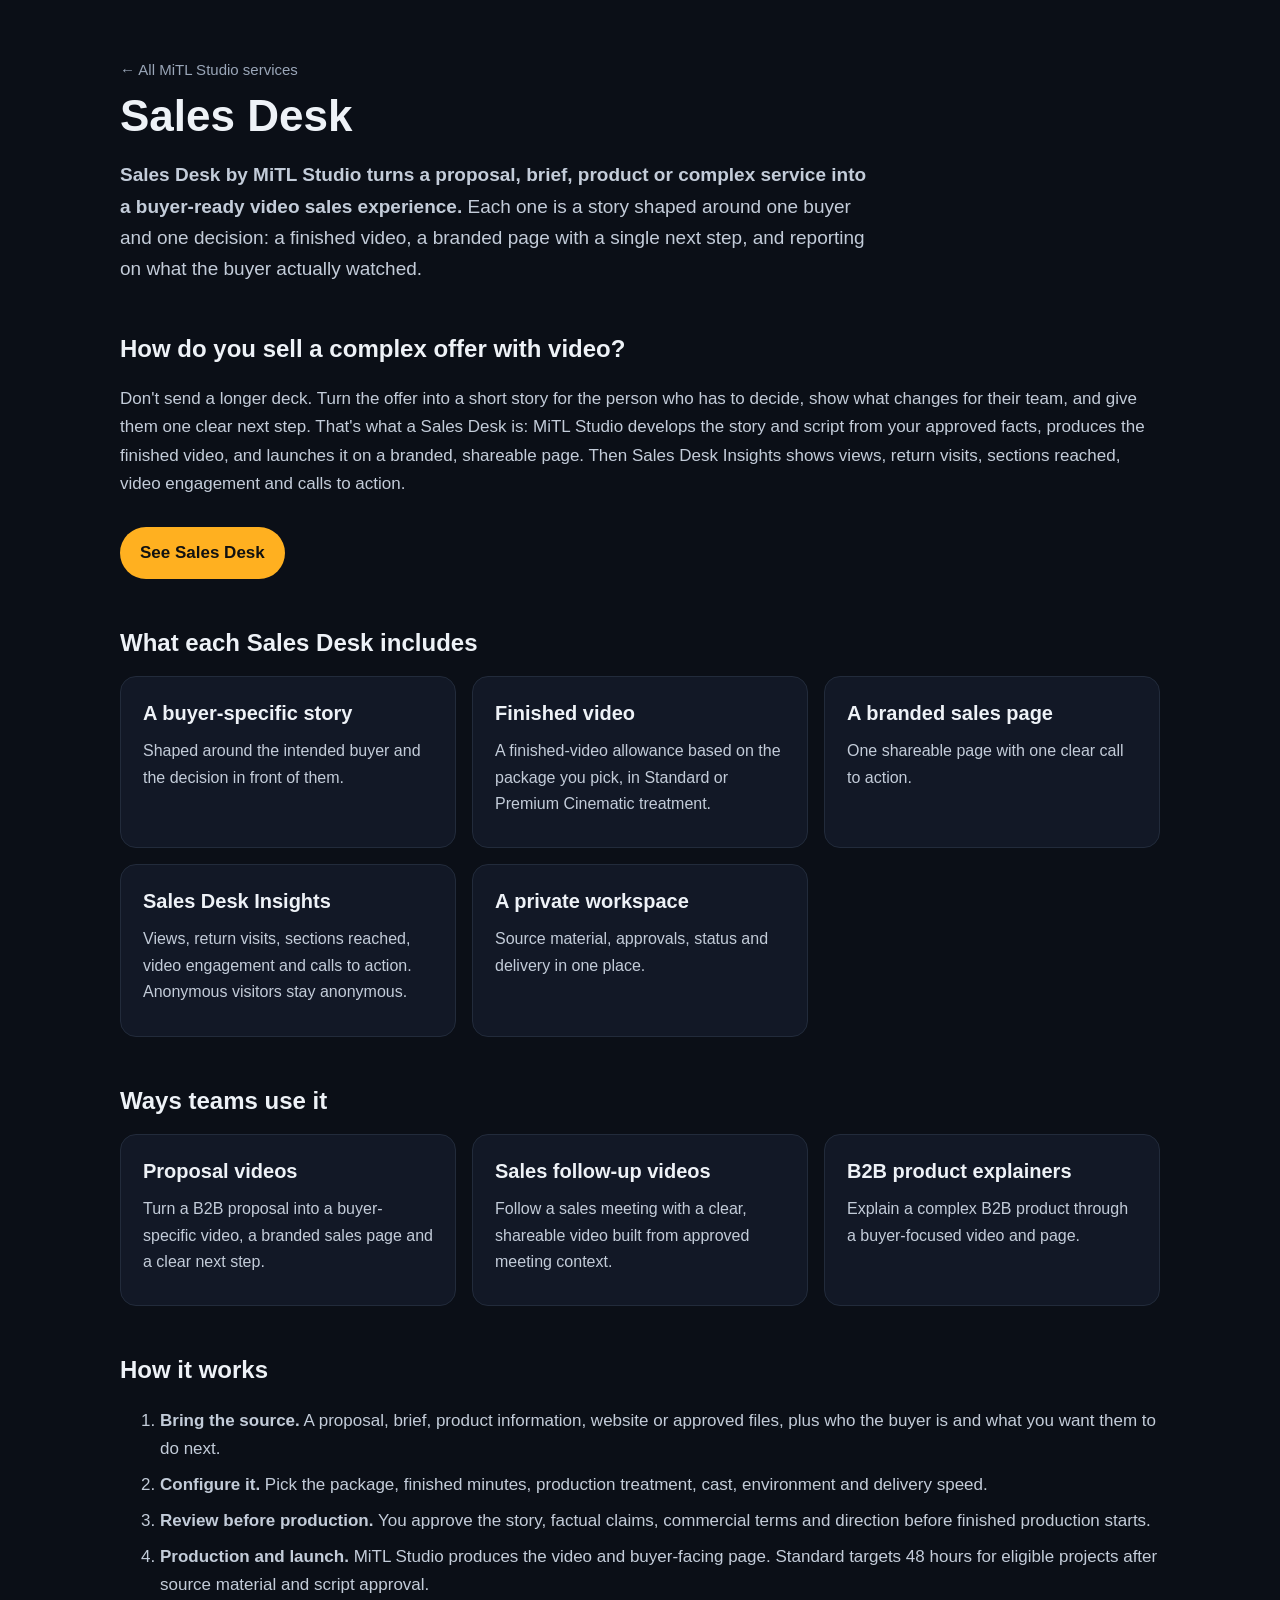
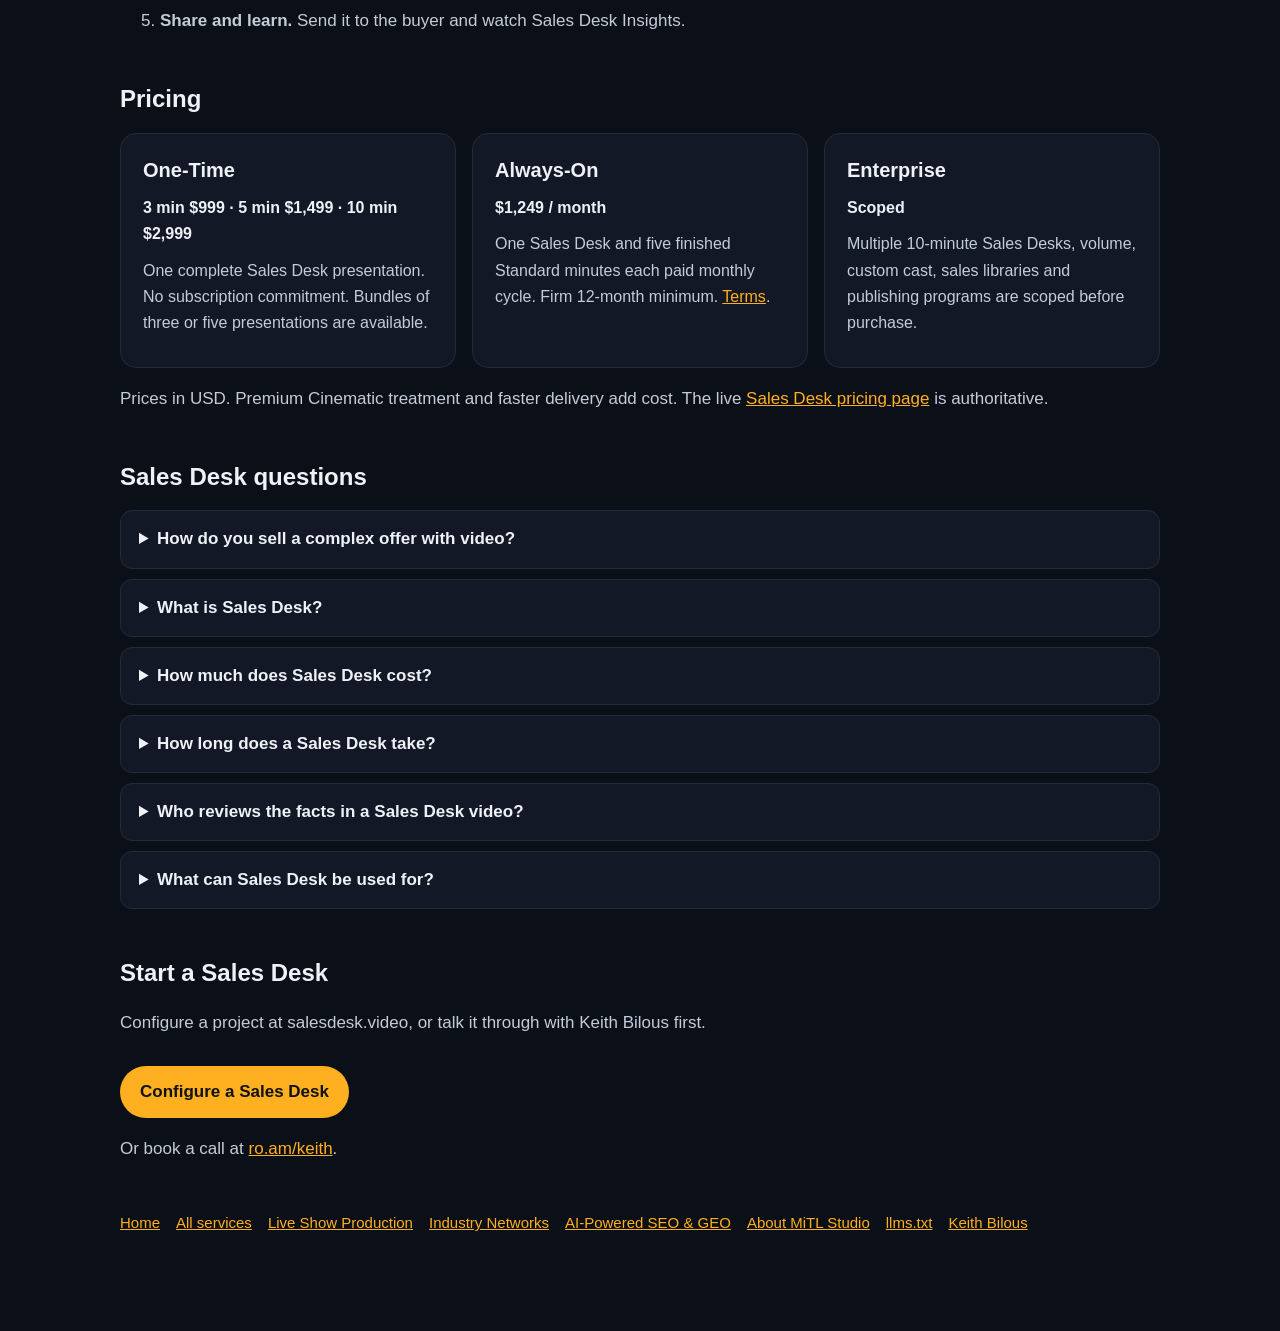
<file: services/sales-desk/index.html>
<!DOCTYPE html>
<html lang="en">
<head>
<meta charset="utf-8">
<meta name="viewport" content="width=device-width, initial-scale=1">
<title>Sales Desk: video sales for complex offers | MiTL Studio</title>
<meta name="description" content="Sales Desk by MiTL Studio turns a proposal or complex offer into a buyer-ready video, branded page and engagement report. From $999. See plans.">
<link rel="canonical" href="https://mitl.studio/services/sales-desk">
<meta name="robots" content="index, follow, max-image-preview:large">
<meta property="og:type" content="website">
<meta property="og:site_name" content="MiTL Studio">
<meta property="og:url" content="https://mitl.studio/services/sales-desk">
<meta property="og:title" content="Sales Desk by MiTL Studio">
<meta property="og:description" content="Sales Desk by MiTL Studio turns a proposal or complex offer into a buyer-ready video, branded page and engagement report. From $999. See plans.">
<meta property="og:image" content="https://mitl.studio/og-image.jpg">
<meta property="og:image:width" content="1200">
<meta property="og:image:height" content="630">
<meta name="twitter:card" content="summary_large_image">
<meta name="twitter:site" content="@keithbilous">
<meta name="twitter:title" content="Sales Desk by MiTL Studio">
<meta name="twitter:description" content="Sales Desk by MiTL Studio turns a proposal or complex offer into a buyer-ready video, branded page and engagement report. From $999. See plans.">
<meta name="twitter:image" content="https://mitl.studio/og-image.jpg">
<link rel="alternate" type="text/plain" href="/llms.txt" title="llms.txt">
<script type="application/ld+json">
{
 "@context": "https://schema.org",
 "@graph": [
  {
   "@type": "WebPage",
   "@id": "https://mitl.studio/services/sales-desk#webpage",
   "url": "https://mitl.studio/services/sales-desk",
   "name": "Sales Desk: video sales experiences for complex offers",
   "inLanguage": "en",
   "isPartOf": {
    "@id": "https://mitl.studio/#website"
   },
   "about": {
    "@id": "https://mitl.studio/services/sales-desk#service"
   },
   "publisher": {
    "@id": "https://mitl.studio/#organization"
   },
   "breadcrumb": {
    "@id": "https://mitl.studio/services/sales-desk#breadcrumb"
   }
  },
  {
   "@type": "BreadcrumbList",
   "@id": "https://mitl.studio/services/sales-desk#breadcrumb",
   "itemListElement": [
    {
     "@type": "ListItem",
     "position": 1,
     "name": "MiTL Studio",
     "item": "https://mitl.studio/"
    },
    {
     "@type": "ListItem",
     "position": 2,
     "name": "Services",
     "item": "https://mitl.studio/services"
    },
    {
     "@type": "ListItem",
     "position": 3,
     "name": "Sales Desk",
     "item": "https://mitl.studio/services/sales-desk"
    }
   ]
  },
  {
   "@type": "FAQPage",
   "@id": "https://mitl.studio/services/sales-desk#faq",
   "isPartOf": {
    "@id": "https://mitl.studio/services/sales-desk#webpage"
   },
   "mainEntity": [
    {
     "@type": "Question",
     "name": "How do you sell a complex offer with video?",
     "acceptedAnswer": {
      "@type": "Answer",
      "text": "Turn the offer into a short story for one buyer and one decision, then deliver it as a finished video on a branded page with a single next step. Sales Desk by MiTL Studio does this from your proposal, brief or product information, and Sales Desk Insights reports what the buyer watched."
     }
    },
    {
     "@type": "Question",
     "name": "What is Sales Desk?",
     "acceptedAnswer": {
      "@type": "Answer",
      "text": "Sales Desk is a produced, interactive video sales experience built and run by MiTL Studio. It turns your approved source material into a buyer-specific story, finished video, branded web page, clear next step and engagement reporting."
     }
    },
    {
     "@type": "Question",
     "name": "How much does Sales Desk cost?",
     "acceptedAnswer": {
      "@type": "Answer",
      "text": "One-Time Sales Desk: 3 finished minutes $999 USD, 5 finished minutes $1,499 USD, 10 finished minutes $2,999 USD, with no subscription commitment. Always-On: $1,249 USD per month for one Sales Desk and five finished Standard minutes per paid monthly cycle, with a firm 12-month minimum. Premium Cinematic treatment and faster delivery add cost; Enterprise work is scoped separately. The live pricing page at salesdesk.video/pricing is authoritative."
     }
    },
    {
     "@type": "Question",
     "name": "How long does a Sales Desk take?",
     "acceptedAnswer": {
      "@type": "Answer",
      "text": "Standard delivery targets 48 hours for eligible projects, counted after required source material and script approval are complete. Priority, Express and Rush speeds depend on eligibility and production capacity; larger, custom or Enterprise work gets a confirmed schedule."
     }
    },
    {
     "@type": "Question",
     "name": "Who reviews the facts in a Sales Desk video?",
     "acceptedAnswer": {
      "@type": "Answer",
      "text": "You do. Each project is saved to a private workspace, and you review the story, factual claims, commercial terms and production direction before finished production begins."
     }
    },
    {
     "@type": "Question",
     "name": "What can Sales Desk be used for?",
     "acceptedAnswer": {
      "@type": "Answer",
      "text": "Proposal videos, sales follow-up videos after a meeting, B2B product explainers, introducing a service, walking through a technical process, or building a reusable video-led sales library through an ongoing engagement."
     }
    }
   ]
  },
  {
   "@type": "Service",
   "@id": "https://mitl.studio/services/sales-desk#service",
   "name": "Sales Desk",
   "alternateName": "Sales Desk by MiTL Studio",
   "serviceType": "Video sales experience and proposal video production",
   "description": "A produced, interactive video sales experience for complex products, services and proposals: buyer-specific story, finished video, branded sales page, one clear call to action and Sales Desk Insights engagement reporting. Built and run by MiTL Studio.",
   "url": "https://mitl.studio/services/sales-desk",
   "sameAs": "https://salesdesk.video/",
   "provider": {
    "@id": "https://mitl.studio/#organization"
   },
   "areaServed": "Worldwide",
   "offers": [
    {
     "@type": "Offer",
     "name": "One-Time Sales Desk, 3 finished minutes",
     "price": "999",
     "priceCurrency": "USD",
     "url": "https://salesdesk.video/pricing"
    },
    {
     "@type": "Offer",
     "name": "One-Time Sales Desk, 5 finished minutes",
     "price": "1499",
     "priceCurrency": "USD",
     "url": "https://salesdesk.video/pricing"
    },
    {
     "@type": "Offer",
     "name": "One-Time Sales Desk, 10 finished minutes",
     "price": "2999",
     "priceCurrency": "USD",
     "url": "https://salesdesk.video/pricing"
    },
    {
     "@type": "Offer",
     "name": "Always-On Sales Desk, one Sales Desk per month (12-month minimum)",
     "priceCurrency": "USD",
     "url": "https://salesdesk.video/always-on-terms",
     "priceSpecification": {
      "@type": "UnitPriceSpecification",
      "price": "1249",
      "priceCurrency": "USD",
      "unitText": "MONTH",
      "billingDuration": "P1M"
     }
    }
   ]
  }
 ]
}
</script>
<style>
body{margin:0;background:#0b0f17;color:#eef2f7;font:17px/1.65 -apple-system,BlinkMacSystemFont,"Segoe UI",Inter,Roboto,Helvetica,Arial,sans-serif}
.wrap{max-width:1040px;margin:0 auto;padding:56px 24px 80px}a{color:#ffb020}
h1{font-size:44px;line-height:1.1;margin:8px 0 16px}h2{font-size:24px;margin:44px 0 14px}p,li{color:#c3ccd9}
.lede{max-width:760px;font-size:19px}
.grid{display:grid;grid-template-columns:repeat(auto-fill,minmax(290px,1fr));gap:16px}
.card{background:#121826;border:1px solid #222b3b;border-radius:16px;padding:20px 22px}
.card h3{margin:0 0 8px;font-size:20px}.card h3 a{color:#eef2f7;text-decoration:none}.card p{margin:0 0 10px;font-size:16px}
.price{color:#eef2f7!important;font-weight:600}.more{font-size:15px;font-weight:600;text-decoration:none}
.btn{display:inline-block;background:#ffb020;color:#111;font-weight:700;text-decoration:none;padding:12px 20px;border-radius:999px;margin-top:12px}
.back{color:#9aa6b8;text-decoration:none;font-size:15px}
details{background:#121826;border:1px solid #222b3b;border-radius:12px;padding:14px 18px;margin:10px 0}summary{cursor:pointer;font-weight:600;color:#eef2f7}details p{margin:10px 0 0}ol li{margin-bottom:8px}
.foot{margin-top:48px;color:#9aa6b8;font-size:15px}.foot a{margin-right:16px}
</style>
</head>
<body>
<main class="wrap">
  <a class="back" href="/services">← All MiTL Studio services</a>
  <h1>Sales Desk</h1>
  <p class="lede"><strong>Sales Desk by MiTL Studio turns a proposal, brief, product or complex service into a buyer-ready video sales experience.</strong> Each one is a story shaped around one buyer and one decision: a finished video, a branded page with a single next step, and reporting on what the buyer actually watched.</p>
  <h2>How do you sell a complex offer with video?</h2>
  <p>Don&#39;t send a longer deck. Turn the offer into a short story for the person who has to decide, show what changes for their team, and give them one clear next step. That&#39;s what a Sales Desk is: MiTL Studio develops the story and script from your approved facts, produces the finished video, and launches it on a branded, shareable page. Then Sales Desk Insights shows views, return visits, sections reached, video engagement and calls to action.</p>
  <a class="btn" href="https://salesdesk.video/">See Sales Desk</a>
  <h2>What each Sales Desk includes</h2>
  <div class="grid">
    <article class="card"><h3>A buyer-specific story</h3><p>Shaped around the intended buyer and the decision in front of them.</p></article>
    <article class="card"><h3>Finished video</h3><p>A finished-video allowance based on the package you pick, in Standard or Premium Cinematic treatment.</p></article>
    <article class="card"><h3>A branded sales page</h3><p>One shareable page with one clear call to action.</p></article>
    <article class="card"><h3>Sales Desk Insights</h3><p>Views, return visits, sections reached, video engagement and calls to action. Anonymous visitors stay anonymous.</p></article>
    <article class="card"><h3>A private workspace</h3><p>Source material, approvals, status and delivery in one place.</p></article>
  </div>
  <h2>Ways teams use it</h2>
  <div class="grid">
    <article class="card"><h3><a href="https://salesdesk.video/proposal-videos">Proposal videos</a></h3><p>Turn a B2B proposal into a buyer-specific video, a branded sales page and a clear next step.</p></article>
    <article class="card"><h3><a href="https://salesdesk.video/sales-follow-up-video">Sales follow-up videos</a></h3><p>Follow a sales meeting with a clear, shareable video built from approved meeting context.</p></article>
    <article class="card"><h3><a href="https://salesdesk.video/product-explainer-videos-b2b">B2B product explainers</a></h3><p>Explain a complex B2B product through a buyer-focused video and page.</p></article>
  </div>
  <h2>How it works</h2>
  <ol>
    <li><strong>Bring the source.</strong> A proposal, brief, product information, website or approved files, plus who the buyer is and what you want them to do next.</li>
    <li><strong>Configure it.</strong> Pick the package, finished minutes, production treatment, cast, environment and delivery speed.</li>
    <li><strong>Review before production.</strong> You approve the story, factual claims, commercial terms and direction before finished production starts.</li>
    <li><strong>Production and launch.</strong> MiTL Studio produces the video and buyer-facing page. Standard targets 48 hours for eligible projects after source material and script approval.</li>
    <li><strong>Share and learn.</strong> Send it to the buyer and watch Sales Desk Insights.</li>
  </ol>
  <h2>Pricing</h2>
  <div class="grid">
    <article class="card"><h3>One-Time</h3><p class="price">3 min $999 · 5 min $1,499 · 10 min $2,999</p><p>One complete Sales Desk presentation. No subscription commitment. Bundles of three or five presentations are available.</p></article>
    <article class="card"><h3>Always-On</h3><p class="price">$1,249 / month</p><p>One Sales Desk and five finished Standard minutes each paid monthly cycle. Firm 12-month minimum. <a href="https://salesdesk.video/always-on-terms">Terms</a>.</p></article>
    <article class="card"><h3>Enterprise</h3><p class="price">Scoped</p><p>Multiple 10-minute Sales Desks, volume, custom cast, sales libraries and publishing programs are scoped before purchase.</p></article>
  </div>
  <p>Prices in USD. Premium Cinematic treatment and faster delivery add cost. The live <a href="https://salesdesk.video/pricing">Sales Desk pricing page</a> is authoritative.</p>
  <h2>Sales Desk questions</h2>
  <details><summary>How do you sell a complex offer with video?</summary><p>Turn the offer into a short story for one buyer and one decision, then deliver it as a finished video on a branded page with a single next step. Sales Desk by MiTL Studio does this from your proposal, brief or product information, and Sales Desk Insights reports what the buyer watched.</p></details>
  <details><summary>What is Sales Desk?</summary><p>Sales Desk is a produced, interactive video sales experience built and run by MiTL Studio. It turns your approved source material into a buyer-specific story, finished video, branded web page, clear next step and engagement reporting.</p></details>
  <details><summary>How much does Sales Desk cost?</summary><p>One-Time Sales Desk: 3 finished minutes $999 USD, 5 finished minutes $1,499 USD, 10 finished minutes $2,999 USD, with no subscription commitment. Always-On: $1,249 USD per month for one Sales Desk and five finished Standard minutes per paid monthly cycle, with a firm 12-month minimum. Premium Cinematic treatment and faster delivery add cost; Enterprise work is scoped separately. The live pricing page at salesdesk.video/pricing is authoritative.</p></details>
  <details><summary>How long does a Sales Desk take?</summary><p>Standard delivery targets 48 hours for eligible projects, counted after required source material and script approval are complete. Priority, Express and Rush speeds depend on eligibility and production capacity; larger, custom or Enterprise work gets a confirmed schedule.</p></details>
  <details><summary>Who reviews the facts in a Sales Desk video?</summary><p>You do. Each project is saved to a private workspace, and you review the story, factual claims, commercial terms and production direction before finished production begins.</p></details>
  <details><summary>What can Sales Desk be used for?</summary><p>Proposal videos, sales follow-up videos after a meeting, B2B product explainers, introducing a service, walking through a technical process, or building a reusable video-led sales library through an ongoing engagement.</p></details>
  <h2>Start a Sales Desk</h2>
  <p>Configure a project at salesdesk.video, or talk it through with Keith Bilous first.</p>
  <a class="btn" href="https://salesdesk.video/">Configure a Sales Desk</a>
  <p>Or book a call at <a href="https://ro.am/keith">ro.am/keith</a>.</p>
  <p class="foot"><a href="/">Home</a><a href="/services">All services</a><a href="/services/live-show-production">Live Show Production</a><a href="/services/industry-networks">Industry Networks</a><a href="/services/ai-seo-geo">AI-Powered SEO &amp; GEO</a><a href="/about">About MiTL Studio</a><a href="/llms.txt">llms.txt</a><a href="https://keithbilous.com/">Keith Bilous</a></p>
</main>
</body>
</html>
</file>
